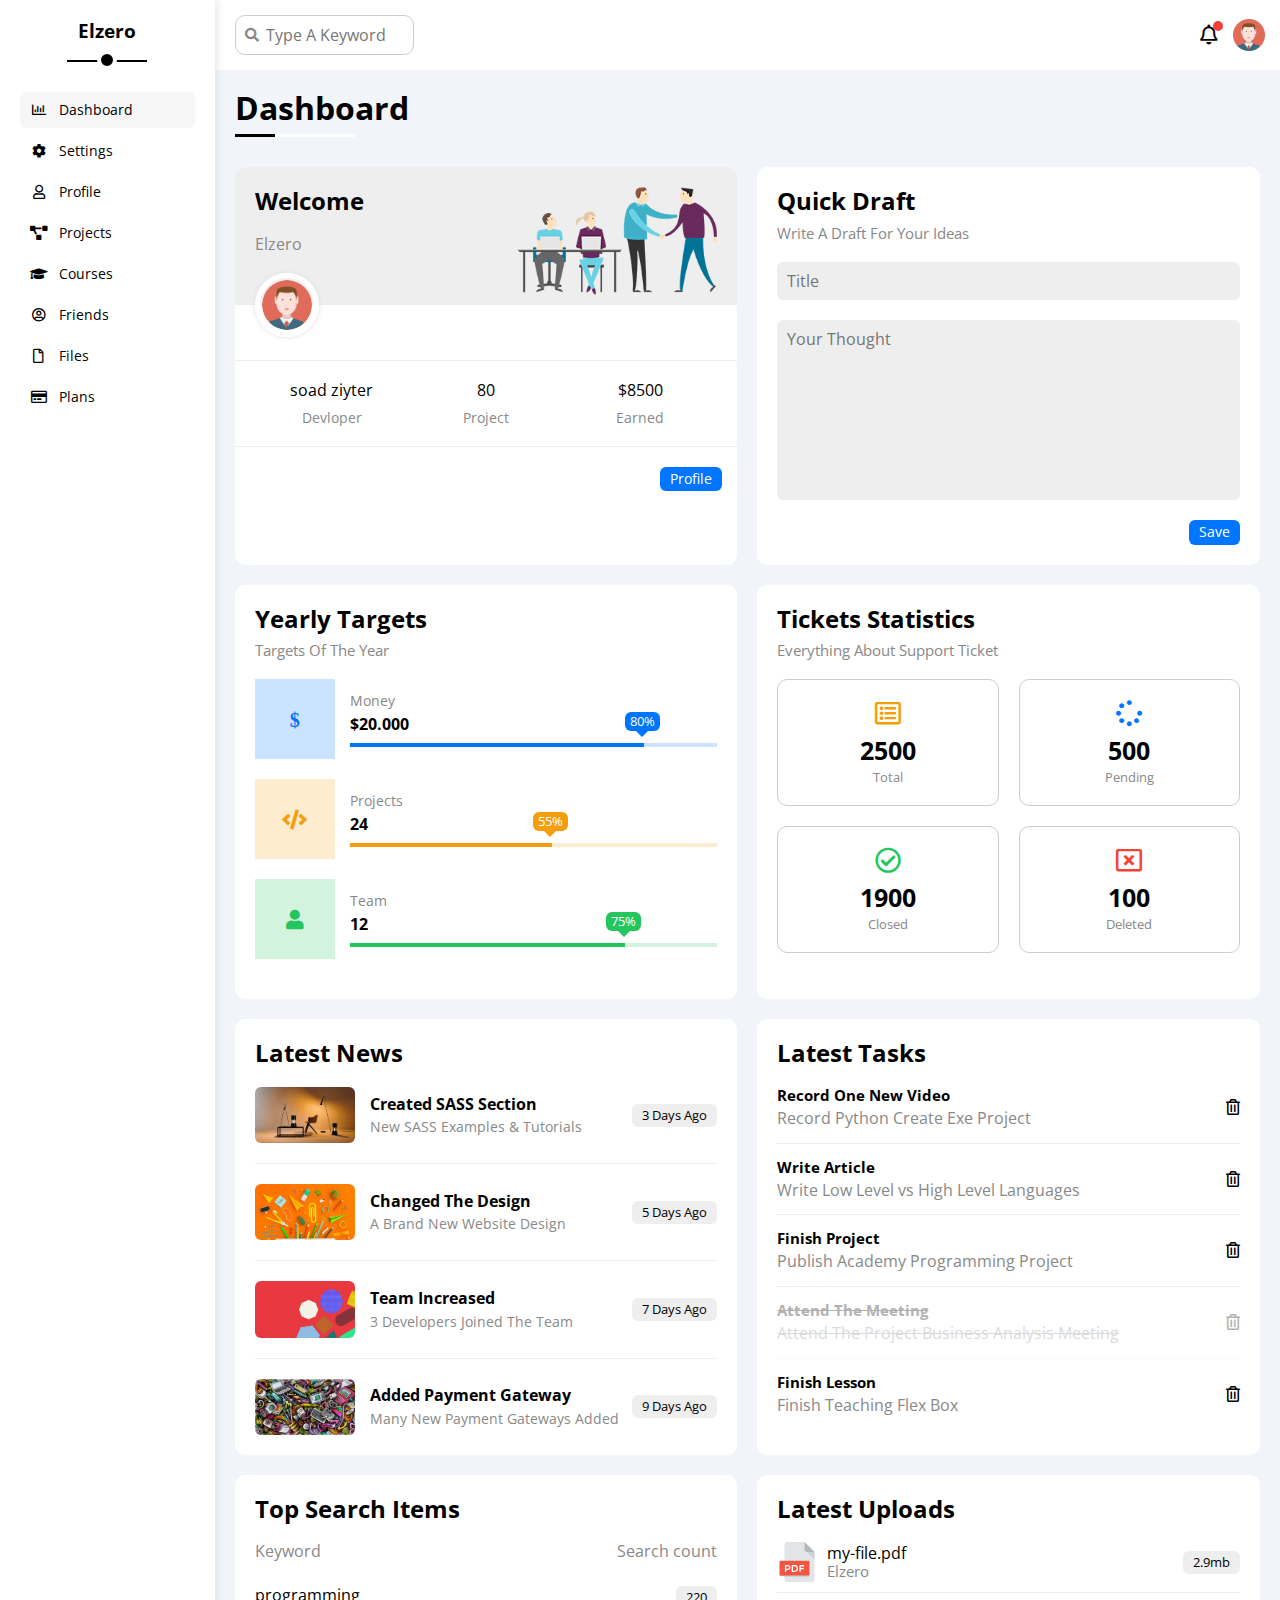
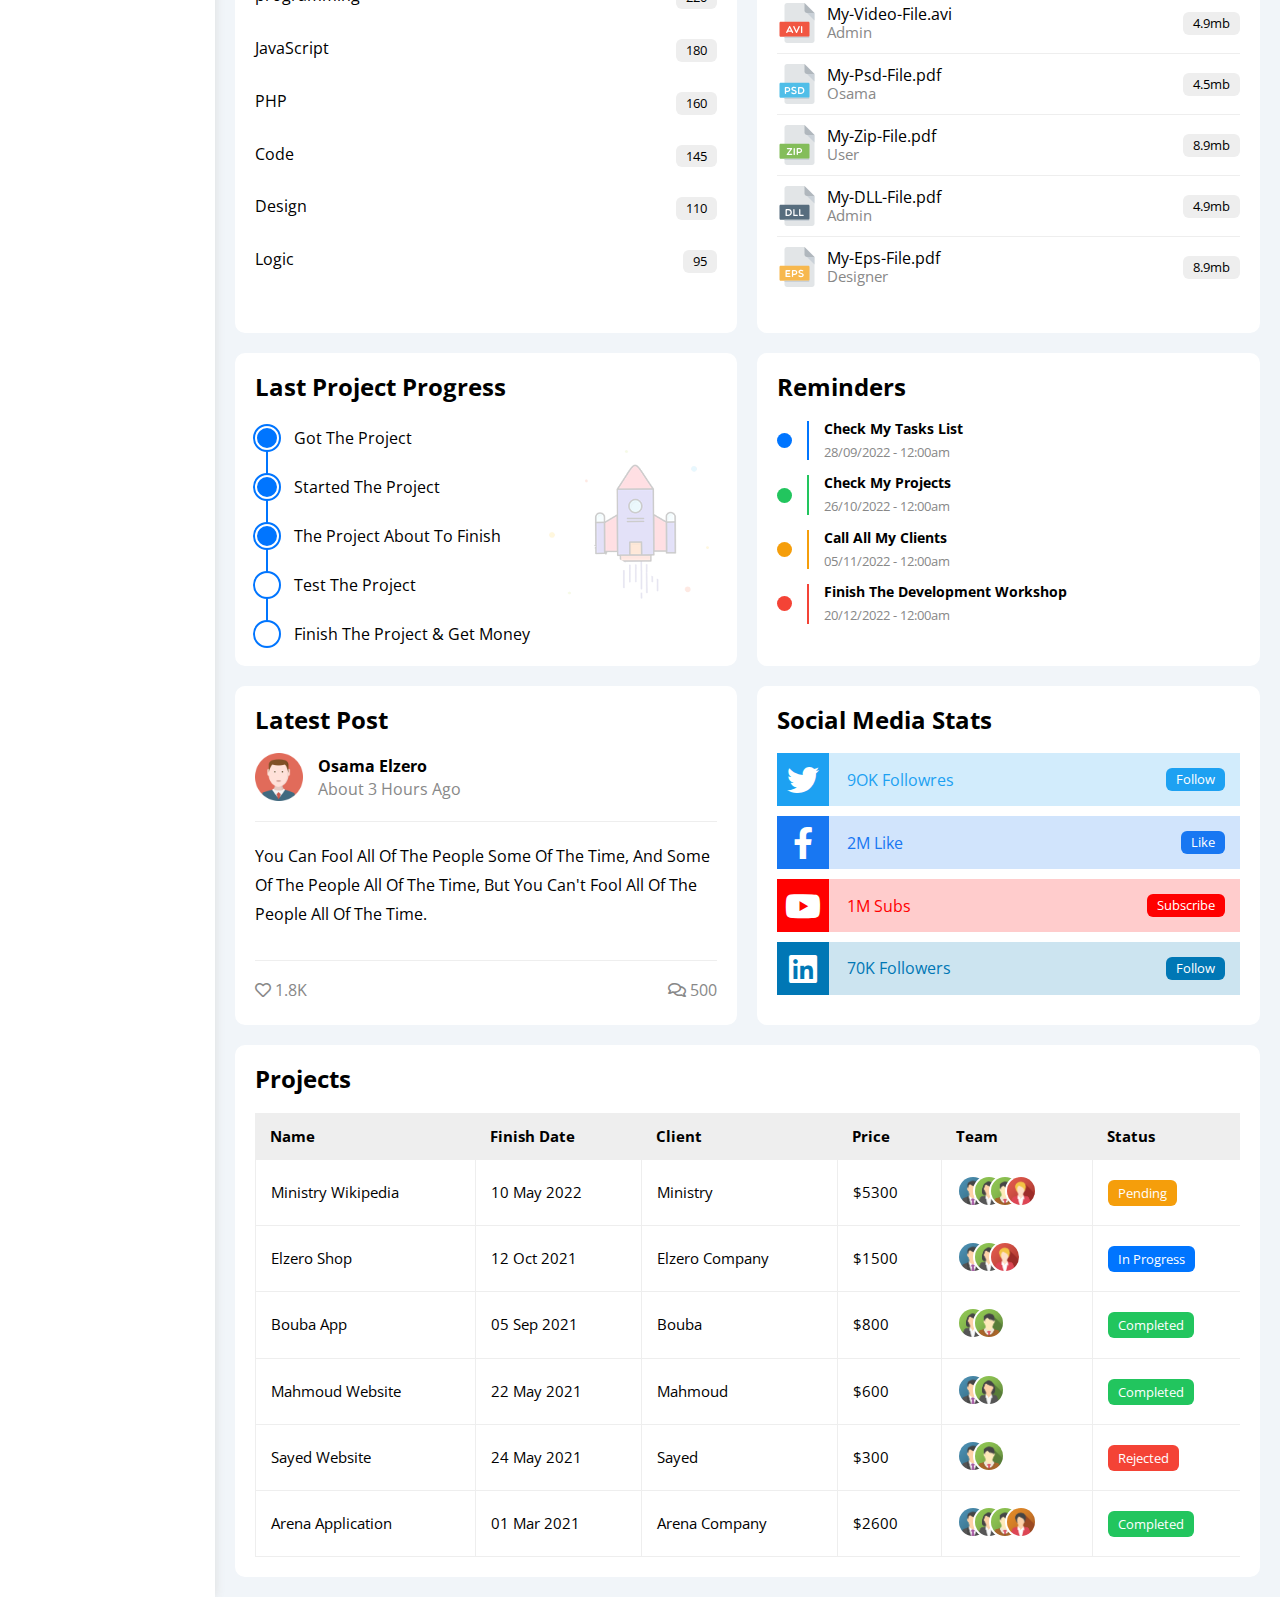
<file: index.html>
<!DOCTYPE html>
<html lang="en">
<head>
      <meta charset="UTF-8">
      <meta http-equiv="X-UA-Compatible" content="ie=edge">
      <meta name="viewport" content="width=device-width, initial-scale=1.0">
      <title>Dashboard</title>
      <!-- font awesome library -->
      <link rel="stylesheet" href="css/all.min.css">
      <!-- framwork -->
      <link rel="stylesheet" href="css/framework.css">
      <!-- render all elements normally -->
      <link rel="stylesheet" href="css/normalize.css">
      <link rel="stylesheet" href="css/master.css">
      <!-- google fonts -->
      <link rel="preconnect" href="https://fonts.googleapis.com">
      <link rel="preconnect" href="https://fonts.gstatic.com" crossorigin>
      <link href="https://fonts.googleapis.com/css2?family=Open+Sans:wght@300;500&display=swap" rel="stylesheet">
</head>
<body>
    
<div class="page d-flex">
     <div class="sidebar p-20 bg-white p-relative"> 
        <h3 class="p-relative txt-c mt-0"   >Elzero</h3>
        <ul>
            <li>
              <a class="active d-flex align-center fs-14 c-black rad-6 p-10" href="index.html">
                <i class="fa-regular fa-chart-bar fa-fw"></i>
                <span class="hide-mobile">Dashboard</span>
              </a>
            </li>
            
            <li>
                <a class="d-flex align-center fs-14 c-black rad-6 p-10" href="settings.html">
                  <i class="fa-solid fa-gear fa-fw"></i>
                  <span>Settings</span>
                </a>
              </li>
              <li>
                <a class="d-flex align-center fs-14 c-black rad-6 p-10" href="profile.html">
                  <i class="fa-regular fa-user fa-fw"></i>
                  <span>Profile</span>
                </a>
              </li>
              <li>
                <a class="d-flex align-center fs-14 c-black rad-6 p-10" href="projects.html">
                  <i class="fa-solid fa-diagram-project fa-fw"></i>
                  <span>Projects</span>
                </a>
              </li>
              <li>
                <a class="d-flex align-center fs-14 c-black rad-6 p-10" href="courses.html">
                  <i class="fa-solid fa-graduation-cap fa-fw"></i>
                  <span>Courses</span>
                </a>
              </li>
              <li>
                <a class="d-flex align-center fs-14 c-black rad-6 p-10" href="friends.html">
                  <i class="fa-regular fa-circle-user fa-fw"></i>
                  <span>Friends</span>
                </a>
              </li>
              <li>
                <a class="d-flex align-center fs-14 c-black rad-6 p-10" href="files.html">
                  <i class="fa-regular fa-file fa-fw"></i>
                  <span>Files</span>
                </a>
              </li>
              <li>
                <a class="d-flex align-center fs-14 c-black rad-6 p-10" href="plans.html">
                  <i class="fa-regular fa-credit-card fa-fw"></i>
                  <span>Plans</span>
                </a>
              </li>
            
        </ul>
    </div>
     
    <div class="content w-full">
         <!-- start head -->
      <div class="head bg-white p-15 between-flex">
        <div class="search p-relative">
          <input class="p-10" type="search" placeholder="Type A Keyword">
        </div>
        <div class="icons d-flex align-center">
        <span class="notification p-relative">
          <i class="fa-regular fa-bell fa-lg"></i>
        </span>
       <img src="img/avatar.png" alt="">
       </div>
       </div>
        <!-- end head -->
        <h1 class="p-relative">Dashboard</h1>
        <div class="wrapper d-grid gap-20">
          <!-- start welcome widget -->
           <div class="welcome bg-white rad-10 txt-c-mobile block-mobile">
             <div class="intro p-20 d-flex space-between bg-eee">
               <div>
                <h2 class="mt-0">Welcome</h2>
                <p class="c-grey mt-5 ">Elzero</p>
               </div>
               <img class="hide-mobile" src="img/welcome.png" alt="">
             </div>
             <img class="avatar" src="img/avatar.png" alt="" >
             <div class="body txt-c  d-flex p-20 mt-20 mb-20 block-mobile ">
              <div>soad ziyter <span class=" d-block c-grey fs-14 mt-10">Devloper</span></div>
              <div> 80 <span class=" d-block c-grey fs-14 mt-10">Project</span></div>
              <div >$8500 <span class="d-block c-grey fs-14 mt-10">Earned</span></div>
             </div>
             <a href="profile.html" class="visit d-block fs-14 bg-blue c-white w-fit btn-shape">Profile</a>
            </div>
          <!-- End welcome widget -->
          <!-- start quick draft widget -->
              <div class="quick-draft bg-white rad-10 p-20">
                <h2 class="mt-0 mb-10">Quick Draft</h2>
                <p class="mt-0 mb-20 c-grey fs-15">Write A Draft For Your Ideas</p>
                <form action="">
                 <input class="d-block bg-eee b-none p-10 mb-20 w-full rad-6" type="text" placeholder="Title">
                 <textarea class="d-block bg-eee b-none p-10 mb-20 w-full rad-6" placeholder="Your Thought"></textarea>
                 <input class="save d-block bg-blue fs-14 c-white b-none w-fit btn-shape"  type="submit" value="Save">
                </form>

              </div>
          <!-- End quick draft widget -->
          <!-- start targets widget -->
            <div class="targets bg-white rad-10 p-20">
             <h2 class="mt-0 mb-10">Yearly Targets</h2>
             <P class="mt-0 mb-20 c-grey fs-15">Targets Of The Year</P>
              <div class="target-row mb-20  center-flex blue">
               <div class="icon center-flex">
                <i class="fa-solid fa-dollar-sign fa-lg c-blue"></i>
               </div>
               <div class="details">
                <span class="fs-14 c-grey">Money</span>
                <span class="d-block mt-5 mb-10 fw-bold">$20.000</span>
                <div class="progress p-relative">
                  <span class="bg-blue blue" style="width: 80%"> 
                    <span class="bg-blue">80%</span>
                  </span>
                 </div>
               </div>            
              </div>

              <div class="target-row mb-20  center-flex orange">
                <div class="icon center-flex">
                 <i class="fa-solid fa-code fa-lg c-orange"></i>
                </div>
                <div class="details">
                 <span class="fs-14 c-grey">Projects</span>
                 <span class="d-block mt-5 mb-10 fw-bold">24</span>
                 <div class="progress p-relative">
                   <span class="bg-orange orange" style="width: 55%"> 
                     <span class="bg-orange">55%</span>
                   </span>
                  </div>
                </div>            
               </div>

               <div class="target-row mb-20  center-flex green">
                <div class="icon center-flex">
                  <i class="fa-solid fa-user fa-lg c-green"></i>
                </div>
                <div class="details">
                 <span class="fs-14 c-grey">Team</span>
                 <span class="d-block mt-5 mb-10 fw-bold">12</span>
                 <div class="progress p-relative">
                   <span class="bg-green green" style="width: 75%"> 
                     <span class="bg-green">75%</span>
                   </span>
                  </div>
                </div>            
               </div>
              </div>
          <!-- end targets widget-->
           <!-- start tiket widget -->
             <div class="tickets bg-white rad-10 p-20 ">
               <h2 class="mt-0 mb-10">Tickets Statistics</h2>
               <P class="mt-0 mb-20 c-grey fs-15">Everything About Support Ticket</P>
               <div class="d-flex gap-20 f-wrap txt-c">
                  <div class="box p-20 rad-10 fs-13 c-grey">
                  <i class="fa-regular fa-rectangle-list fa-2x mb-10 c-orange"></i>
                  <span class="d-block c-black fw-bold fs-25 mb-5">2500</span>
                  Total
                  </div>

                  <div class="box p-20 rad-10 fs-13 c-grey">
                    <i class="fa-solid fa-spinner fa-2x mb-10 c-blue"></i>
                    <span class="d-block c-black fw-bold fs-25 mb-5">500</span>
                    Pending
                  </div>
                   
                  <div class="box p-20 rad-10 fs-13 c-grey">
                    <i class="fa-regular fa-circle-check fa-2x mb-10 c-green"></i>
                    <span class="d-block c-black fw-bold fs-25 mb-5">1900</span>
                    Closed
                  </div>

                  <div class="box p-20 rad-10 fs-13 c-grey">
                    <i class="fa-regular fa-rectangle-xmark fa-2x mb-10 c-red"></i>
                    <span class="d-block c-black fw-bold fs-25 mb-5">100</span>
                    Deleted
                 </div>

                </div>

              </div>
           <!-- end tiket widget -->
          
          <!-- start latest-news -->
          <div class="latest-news bg-white rad-10 p-20 txt-c-mobile">
            <h2 class="mt-0 mb-20">Latest News</h2>
             <div class="news-row d-flex align-center">
             <img src="img/news-01.png" alt="">
             <div class="info">
              <h3>Created SASS Section</h3>
              <p class="m-0 fs-14 c-grey">New SASS Examples & Tutorials</p>
             </div>
             <div class="btn-shape bg-eee fs-13 label">3 Days Ago</div>
             </div>

             <div class="news-row d-flex align-center">
              <img src="img/news-02.png" alt="">
              <div class="info">
               <h3>Changed The Design</h3>
               <p class="m-0 fs-14 c-grey">A Brand New Website Design</p>
              </div>
              <div class="btn-shape bg-eee fs-13 label">5 Days Ago</div>
              </div>

              <div class="news-row d-flex align-center">
                <img src="img/news-03.png" alt="">
                <div class="info">
                 <h3>Team Increased</h3>
                 <p class="m-0 fs-14 c-grey">3 Developers Joined The Team</p>
                </div>
                <div class="btn-shape bg-eee fs-13 label">7 Days Ago</div>
                </div>

                <div class="news-row d-flex align-center">
                  <img src="img/news-04.png" alt="">
                  <div class="info">
                   <h3>Added Payment Gateway</h3>
                   <p class="m-0 fs-14 c-grey">Many New Payment Gateways Added</p>
                  </div>
                  <div class="btn-shape bg-eee fs-13 label">9 Days Ago</div>
                  </div>
  
          </div>
          <!-- end latest-news -->
            <!-- start Tasks -->
             <div class="tasks p-20 bg-white rad-10">
              <h2 class="mt-0 mb-20">Latest Tasks</h2>
              <div class="task-row between-flex">
               <div class="info">
               <h3 class="mt-0 mb-5 fs-15">Record One New Video</h3>
               <p class="m-0  c-grey">Record Python Create Exe Project</p>
               </div>
               <div class="delete"><i class="fa-regular fa-trash-can "></i> </div>
              </div>

              <div class="task-row between-flex">
                <div class="info">
                <h3 class="mt-0 mb-5 fs-15">Write Article</h3>
                <p class="m-0  c-grey">Write Low Level vs High Level Languages</p>
                </div>
                <div class="delete"><i class="fa-regular fa-trash-can "></i> </div>
               </div>

               <div class="task-row between-flex">
                <div class="info">
                <h3 class="mt-0 mb-5 fs-15">Finish Project</h3>
                <p class="m-0  c-grey">Publish Academy Programming Project</p>
                </div>
                <div class="delete"><i class="fa-regular fa-trash-can "></i> </div>
               </div>

               <div class="task-row between-flex done">
                <div class="info">
                <h3 class="mt-0 mb-5 fs-15">Attend The Meeting</h3>
                <p class="m-0  c-grey">Attend The Project Business Analysis Meeting</p>
                </div>
                <div class="delete"><i class="fa-regular fa-trash-can "></i> </div>
               </div>

               <div class="task-row between-flex">
                <div class="info">
                <h3 class="mt-0 mb-5 fs-15">Finish Lesson</h3>
                <p class="m-0  c-grey">Finish Teaching Flex Box</p>
                </div>
                <div class="delete"><i class="fa-regular fa-trash-can "></i> </div>
               </div>

             </div>
            <!-- end Tasks -->
             <!-- start search-items -->
              <div class="search-items p-20 bg-white rad-10">
                <h2 class="mt-0 mb-20">Top Search Items </h2>
                <div class="items-head d-flex space-between c-grey mb-10">
                 <span>Keyword</span>
                 <span>Search count</span>
                </div>

                 <div class="items d-flex space-between pt-15 pb-15">
                  <div>programming</div>
                  <div class="bg-eee fs-13 btn-shape">220</div>
                 </div>
                 
                 <div class="items d-flex space-between pt-15 pb-15">
                  <div>JavaScript</div>
                  <div class="bg-eee fs-13 btn-shape">180</div>
                 </div>

                 <div class="items d-flex space-between pt-15 pb-15">
                  <div>PHP</div>
                  <div class="bg-eee fs-13 btn-shape">160</div>
                 </div>

                 <div class="items d-flex space-between pt-15 pb-15">
                  <div>Code</div>
                  <div class="bg-eee fs-13 btn-shape">145</div>
                 </div>

                 <div class="items d-flex space-between pt-15 pb-15">
                  <div>Design</div>
                  <div class="bg-eee fs-13 btn-shape">110</div>
                 </div>

                 <div class="items d-flex space-between pt-15 pb-15">
                  <div>Logic</div>
                  <div class="bg-eee fs-13 btn-shape">95</div>
                 </div>
              </div>
              <!-- end search-items -->
              <!-- start Latest Uploads -->
              <div class="Latest-Uploads p-20 bg-white rad-10">
               <h2 class="mt-0 mb-20">Latest Uploads</h2>
               <ul>
                <li class="between-flex mb-10 pb-10">
                  <img class="mr-10" src="img/pdf.svg" alt="" width="50px">
                  <div class="f-1"> 
                    <span class="d-block">my-file.pdf</span>
                    <span class="fs-15 c-grey">Elzero</span>
                  </div>
                  <div class="bg-eee btn-shape fs-13">2.9mb</div>
                </li>
                
                <li class="between-flex mb-10 pb-10">
                  <img class="mr-10" src="img/avi.svg" alt="" width="50px">
                  <div class="f-1"> 
                    <span class="d-block">My-Video-File.avi</span>
                    <span class="fs-15 c-grey">Admin</span>
                  </div>
                  <div class="bg-eee btn-shape fs-13">4.9mb</div>
                </li>

                <li class="between-flex mb-10 pb-10">
                  <img class="mr-10" src="img/psd.svg" alt="" width="50px">
                  <div class="f-1"> 
                    <span class="d-block">My-Psd-File.pdf</span>
                    <span class="fs-15 c-grey">Osama</span>
                  </div>
                  <div class="bg-eee btn-shape fs-13">4.5mb</div>
                </li>
                
                <li class="between-flex mb-10 pb-10">
                  <img class="mr-10" src="img/zip.svg" alt="" width="50px">
                  <div class="f-1"> 
                    <span class="d-block">My-Zip-File.pdf</span>
                    <span class="fs-15 c-grey">User</span>
                  </div>
                  <div class="bg-eee btn-shape fs-13">8.9mb</div>
                </li>

                <li class="between-flex mb-10 pb-10">
                  <img class="mr-10" src="img/dll.svg" alt="" width="50px">
                  <div class="f-1"> 
                    <span class="d-block">My-DLL-File.pdf</span>
                    <span class="fs-15 c-grey">Admin</span>
                  </div>
                  <div class="bg-eee btn-shape fs-13">4.9mb</div>
                </li>

                <li class="between-flex mb-10 pb-10">
                  <img class="mr-10" src="img/eps.svg" alt="" width="50px">
                  <div class="f-1"> 
                    <span class="d-block">My-Eps-File.pdf</span>
                    <span class="fs-15 c-grey">Designer</span>
                  </div>
                  <div class="bg-eee btn-shape fs-13">8.9mb</div>
                </li>
               
               </ul>


              </div>
              <!-- end Latest Uploads -->
              <!-- start last project -->
               <div class="last-project p-20 bg-white rad-10 p-relative">
                 <h2 class="mt-0 mb-20">Last Project Progress</h2>
                 <ul class=" m-0 p-relative">
                   <li class="p-relative mt-25 d-flex align-center done ">Got The Project</li> 
                   <li class="p-relative mt-25 d-flex align-center done ">Started The Project</li>
                   <li class="p-relative mt-25 d-flex align-center done ">The Project About To Finish</li>
                   <li class="p-relative mt-25 d-flex align-center current ">Test The Project</li>
                   <li class="p-relative mt-25 d-flex align-center  ">Finish The Project & Get Money</li>
                 </ul>
                 <img class="launch-icon hide-mobile" src="img/project.png" alt="">
               </div>
              <!-- end last project -->
              <!-- start reminders -->
                <div class="reminders p-20 bg-white rad-10 p-relative">
                  <h2 class="mt-0 mb-25">Reminders</h2>
                  <ul class="m-0">
                    <li class="d-flex align-center mt-15">
                      <span class="key bg-blue mr-15 d-block rad-half"></span>
                      <div class="pl-15 blue">
                        <p class="fs-14 fw-bold mt-0 mb-5">Check My Tasks List</p>
                        <span class="fs-13 c-grey">28/09/2022 - 12:00am</span>
                      </div>
                    </li>

                    <li class="d-flex align-center mt-15">
                      <span class="key bg-green mr-15 d-block rad-half"></span>
                      <div class="pl-15 green">
                        <p class="fs-14 fw-bold mt-0 mb-5">Check My Projects</p>
                        <span class="fs-13 c-grey">26/10/2022 - 12:00am</span>
                      </div>
                    </li>

                    <li class="d-flex align-center mt-15">
                      <span class="key bg-orange mr-15 d-block rad-half"></span>
                      <div class="pl-15 orange">
                        <p class="fs-14 fw-bold mt-0 mb-5">Call All My Clients</p>
                        <span class="fs-13 c-grey">05/11/2022 - 12:00am</span>
                      </div>
                    </li>

                    <li class="d-flex align-center mt-15">
                      <span class="key bg-red mr-15 d-block rad-half"></span>
                      <div class="pl-15 red">
                        <p class="fs-14 fw-bold mt-0 mb-5">Finish The Development Workshop</p>
                        <span class="fs-13 c-grey">20/12/2022 - 12:00am</span>
                      </div>
                    </li>
                  </ul>
                </div>
              <!-- end reminders -->
              <!-- start latest post  -->
               <div class="latest-post p-20 bg-white rad-10 p-relative">
                <h2 class="mt-0 mb-25">Latest Post</h2>
                 <div class=" top d-flex align-center" >
                  <img class="avatar mr-15" src="img/avatar.png" alt="">
                  <div class="info">
                    <span class="d-block mb-5 fw-bold">Osama Elzero</span>
                    <span class="c-grey">About 3 Hours Ago</span>
                  </div>
                </div>
                 <div class="post-content txt-c-mobile pt-20 pb-20 mt-20 mb-20">
                  You can fool all of the people some of the time, and some of the people all of the time, but you can't
                  fool all of the people all of the time.
                </div>               
                <div class="post-stats between-flex c-grey">
                  <div>
                    <i class="fa-regular fa-heart"></i>
                    <span>1.8K</span>
                  </div>
                  <div>
                    <i class="fa-regular fa-comments"></i>
                    <span>500</span>
                  </div>
                </div>
               </div>
              <!-- end latest post -->
              <!-- start social media -->
              <div class="social-media p-20 bg-white rad-10 p-relative">
                <h2 class="mt-0 mb-25">Social Media Stats</h2>
                <div class="box twitter p-15 p-relative mb-10 between-flex">
                <i class="fa-brands fa-twitter fa-2x c-white h-full center-flex"></i>
                <span>9OK Followres</span>
                <a class="fs-13  btn-shape c-white" href="#">Follow</a>
              </div>

              <div class="box facebook p-15 p-relative mb-10 between-flex">
                <i class="fa-brands fa-facebook-f fa-2x c-white h-full center-flex"></i>
                <span>2M Like</span>
                <a class="fs-13  btn-shape c-white" href="#">Like</a>
              </div>

              <div class="box youtube p-15 p-relative mb-10 between-flex">
                <i class="fa-brands fa-youtube fa-2x c-white h-full center-flex"></i>
                <span>1M Subs</span>
                <a class="fs-13  btn-shape c-white" href="#">Subscribe</a>
              </div>

              <div class="box linkedin p-15 p-relative mb-10 between-flex">
                <i class="fa-brands fa-linkedin fa-2x c-white h-full center-flex"></i>
                <span>70K Followers</span>
                <a class="fs-13  btn-shape c-white" href="#">Follow</a>
              </div>
              </div>
              <!-- end social media -->
        </div>
        <!-- start projects -->
        <div class="projects p-20 bg-white rad-10 p-relative m-20 ">
        <h2 class="mt-0 mb-20">Projects</h2>
        <div class="responsive-table">
          <table class="fs-15 w-full">
            <thead>
                <tr>
                    <td>Name</td>
                    <td>Finish Date</td>
                    <td>Client</td>
                    <td>Price</td>
                    <td>Team</td>
                    <td>Status</td>
                </tr>
            </thead>
            <tbody>
                <tr>
                    <td>Ministry Wikipedia</td>
                    <td>10 May 2022</td>
                    <td>Ministry</td>
                    <td>$5300</td>
                    <td>
                      <img src="img/team-01.png" alt="">
                      <img src="img/team-02.png" alt="">
                      <img src="img/team-03.png" alt="">
                      <img src="img/team-05.png" alt="">
                    </td>
                    <td><span class="label btn-shape bg-orange c-white">Pending</span></td>
                </tr>

                <tr>
                  <td>Elzero Shop</td>
                  <td>12 Oct 2021</td>
                  <td>Elzero Company</td>
                  <td>$1500</td>
                  <td>
                    <img src="img/team-01.png" alt="">
                    <img src="img/team-02.png" alt="">
                    <img src="img/team-05.png" alt="">
                  </td>
                  <td><span class="label btn-shape bg-blue c-white">In Progress</span></td>
              </tr>
              
              <tr>
                <td>Bouba App</td>
                <td>05 Sep 2021</td>
                <td>Bouba</td>
                <td>$800</td>
                <td>
                  <img src="img/team-02.png" alt="">
                  <img src="img/team-03.png" alt="">
                </td>
                <td><span class="label btn-shape bg-green c-white">Completed</span></td>
              </tr>

              <tr>
                <td>Mahmoud Website</td>
                <td>22 May 2021</td>
                <td>Mahmoud</td>
                <td>$600</td>
                <td>
                  <img src="img/team-01.png" alt="">
                  <img src="img/team-02.png" alt="">
                </td>
                <td><span class="label btn-shape bg-green c-white">Completed</span></td>
              </tr>

              <tr>
                <td>Sayed Website</td>
                <td>24 May 2021</td>
                <td>Sayed</td>
                <td>$300</td>
                <td>
                  <img src="img/team-01.png" alt="">
                  <img src="img/team-03.png" alt="">
                </td>
                <td><span class="label btn-shape bg-red c-white">Rejected</span></td>
              </tr>

              <tr>
                <td>Arena Application</td>
                <td>01 Mar 2021</td>
                <td>Arena Company</td>
                <td>$2600</td>
                <td>
                  <img src="img/team-01.png" alt="">
                  <img src="img/team-02.png" alt="">
                  <img src="img/team-03.png" alt="">
                  <img src="img/team-04.png" alt="">
                </td>
                <td><span class="label btn-shape bg-green c-white">Completed</span></td>
              </tr>
              
            </tbody>
        </table>
        </div>



        </div>
        <!-- end projects -->
    </div>
</div>
</body>
</html>
</file>
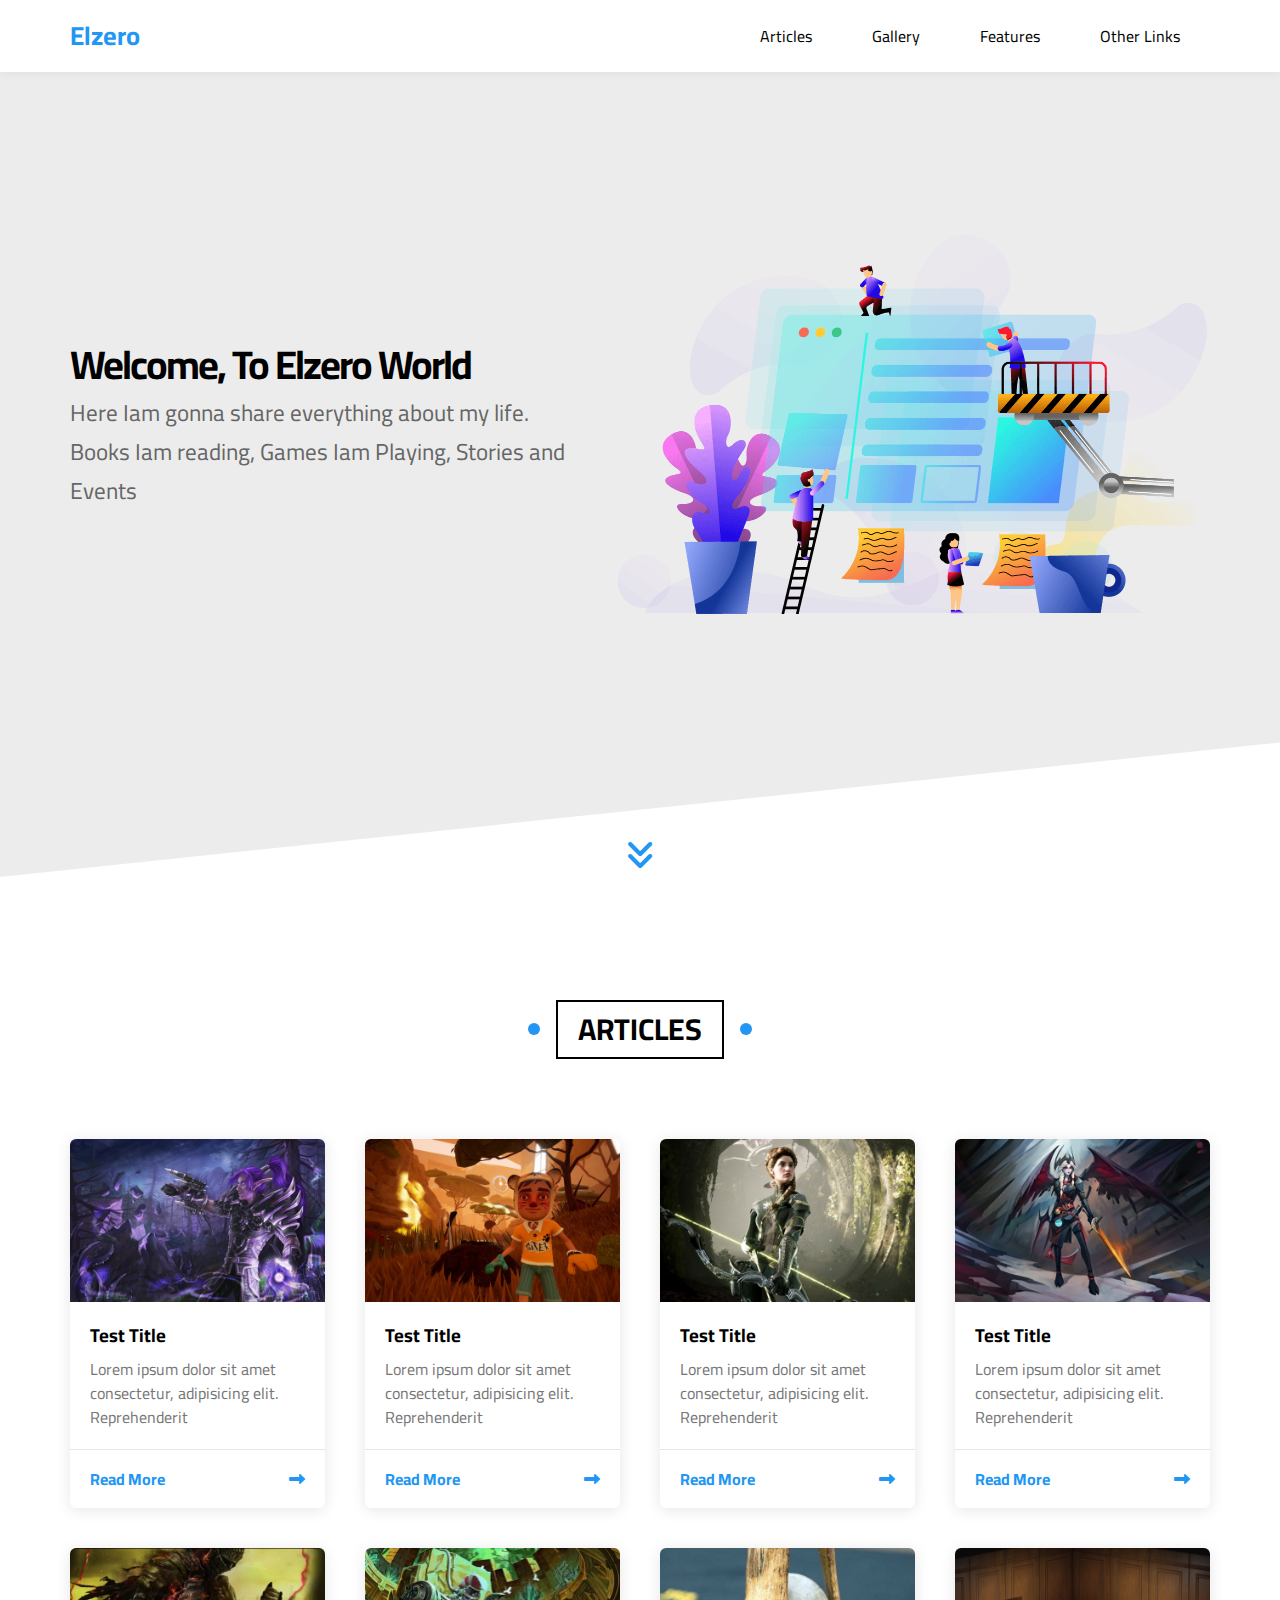
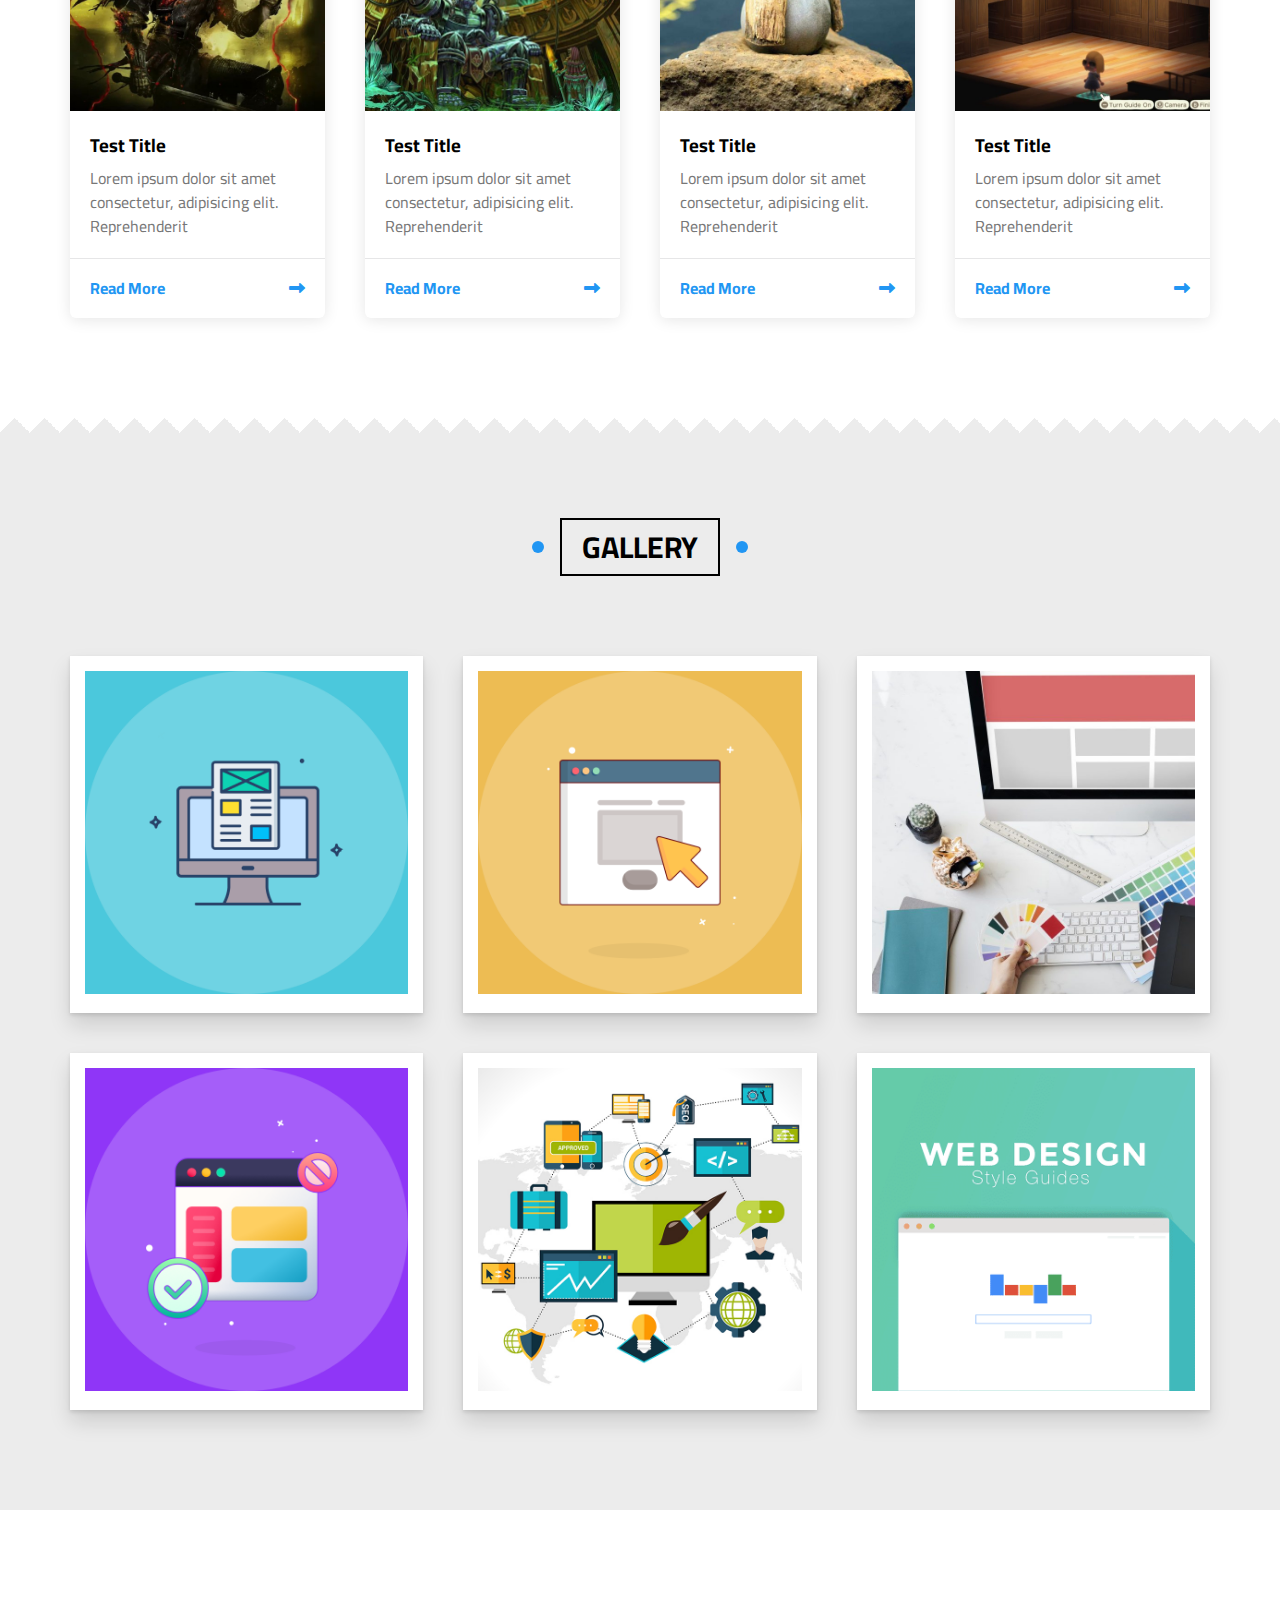
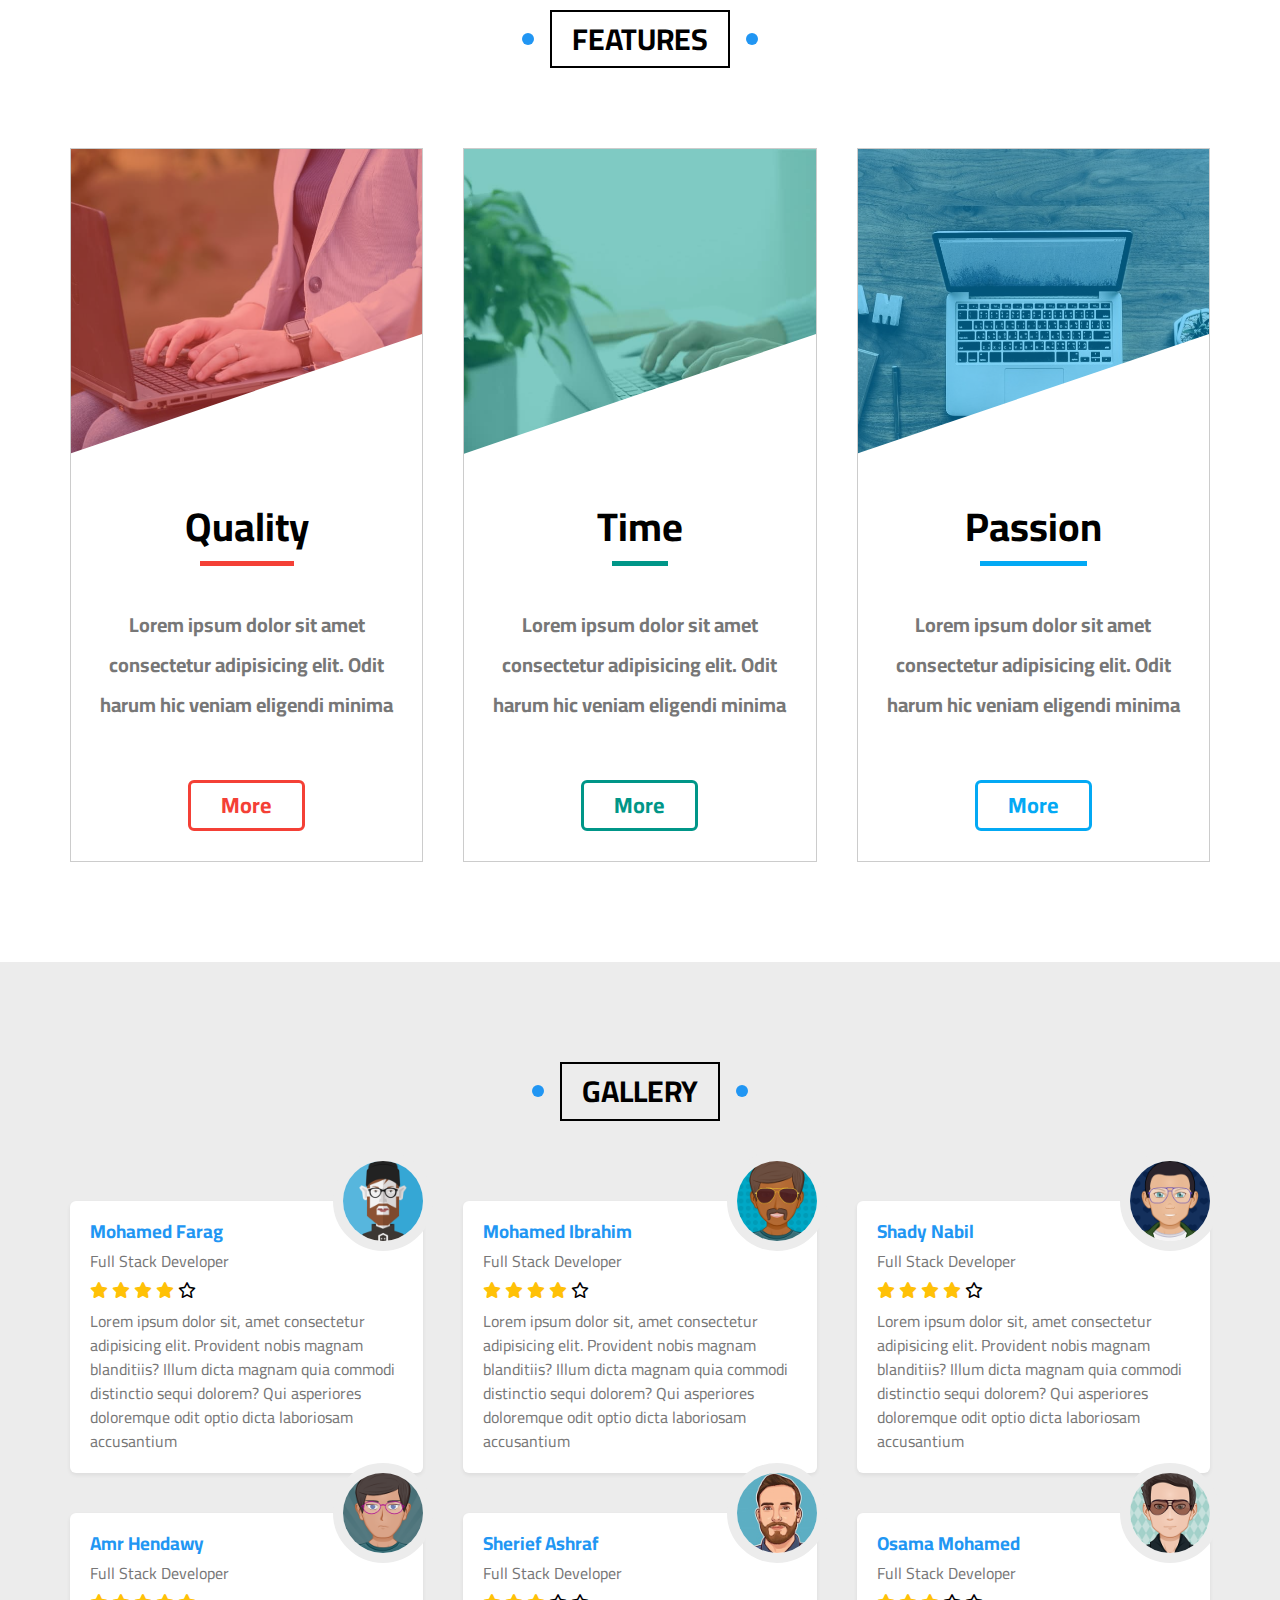
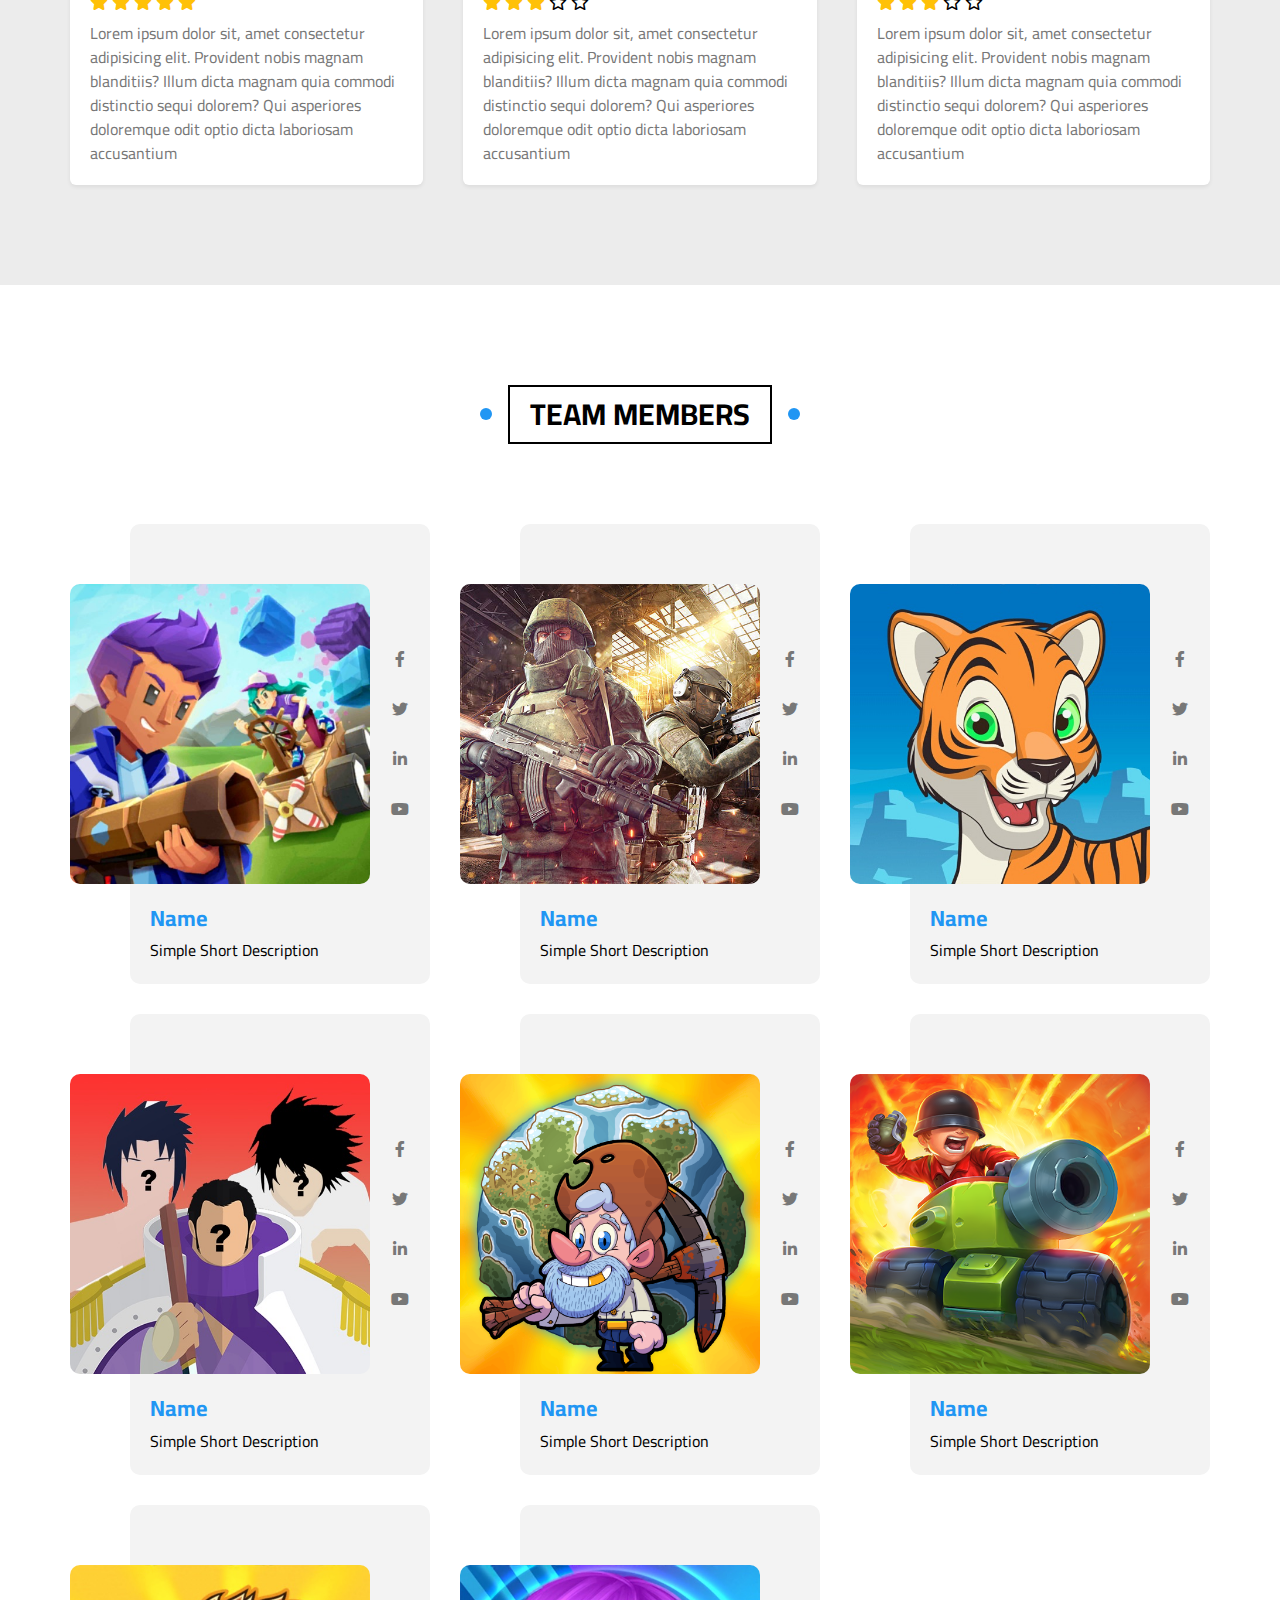
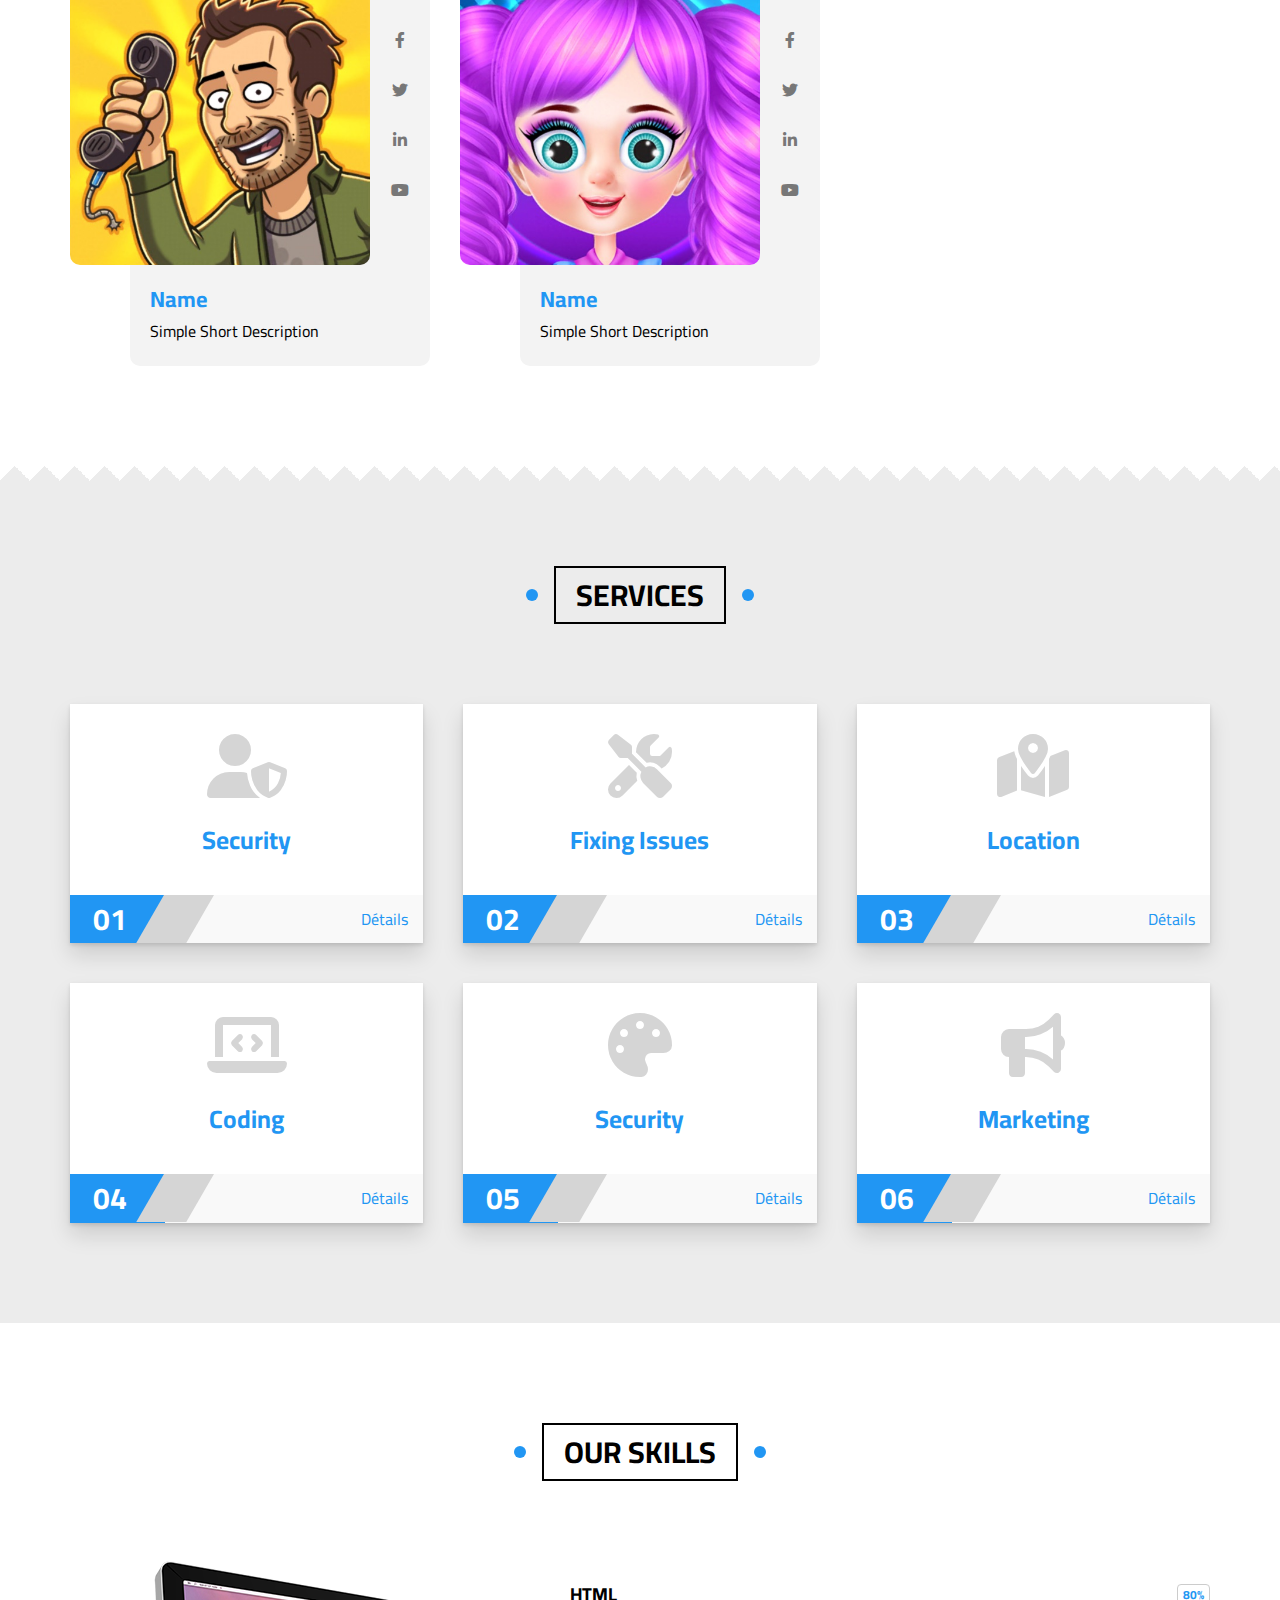
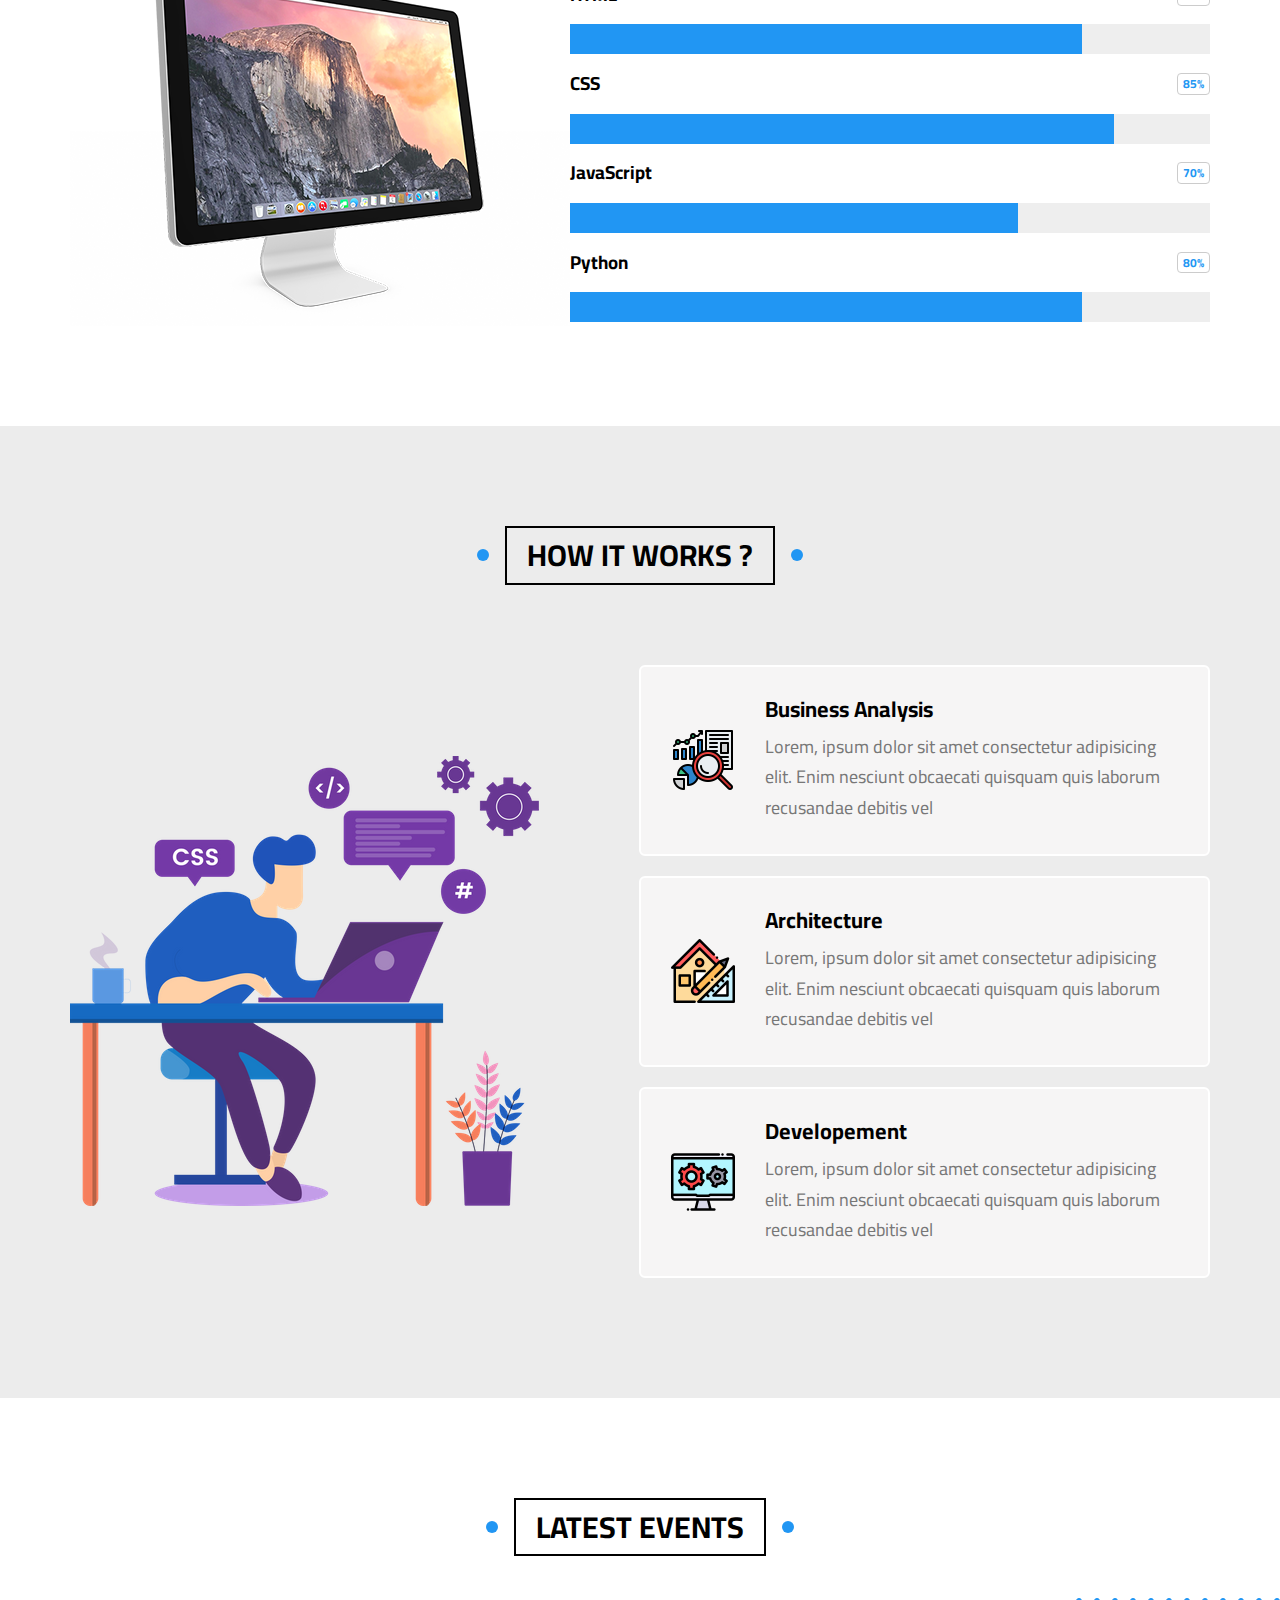
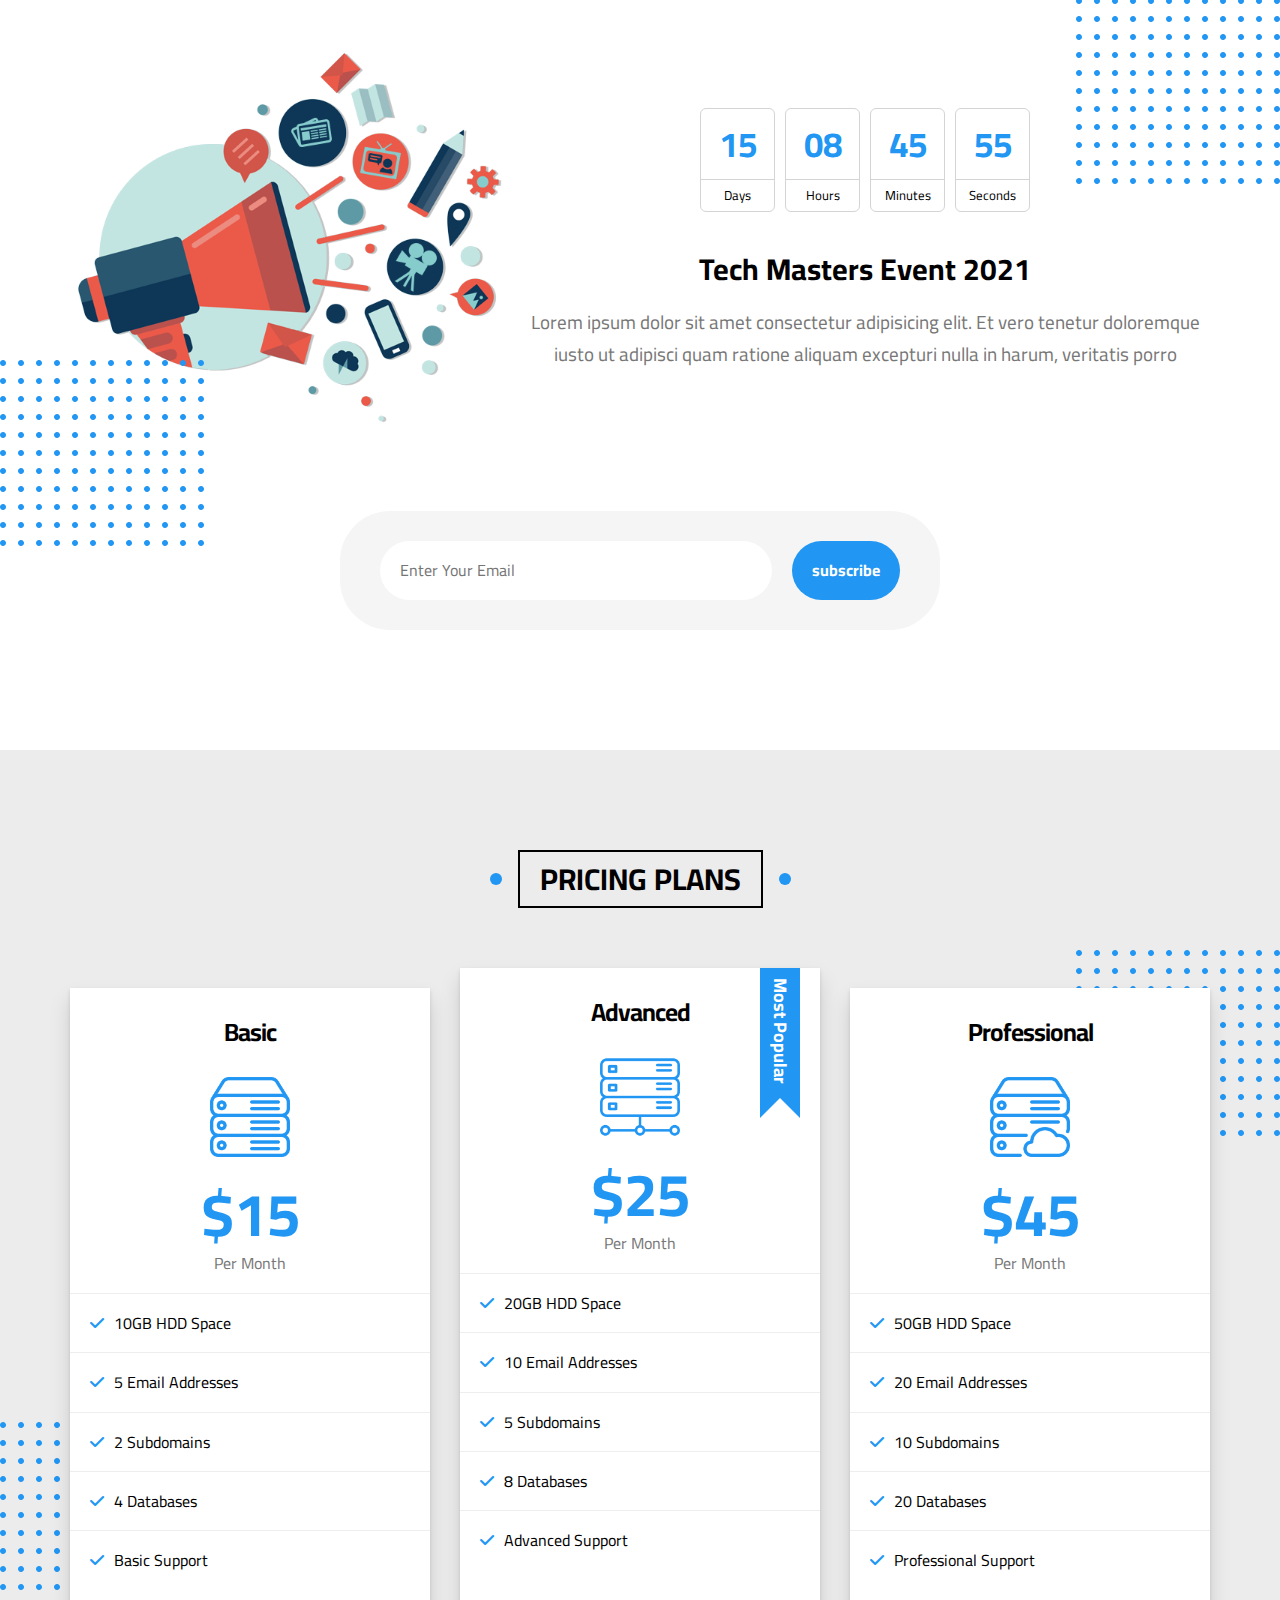
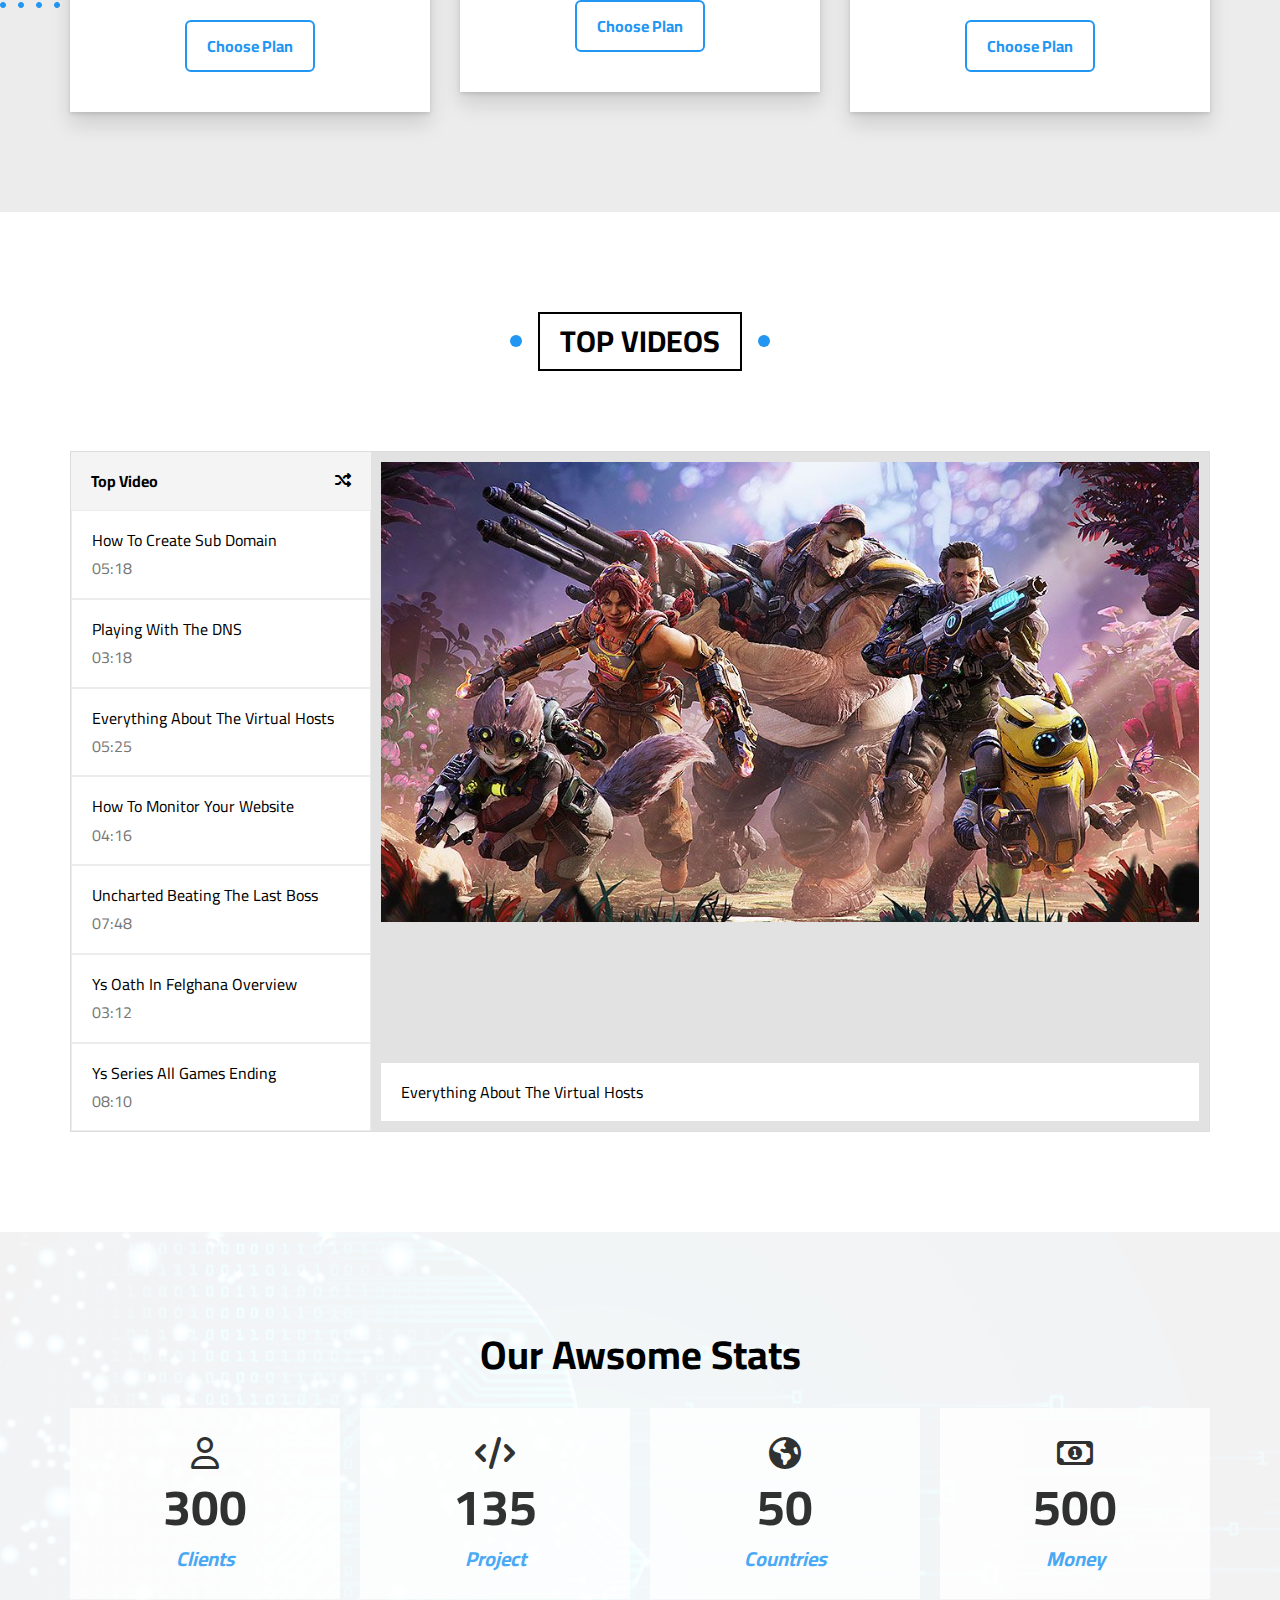
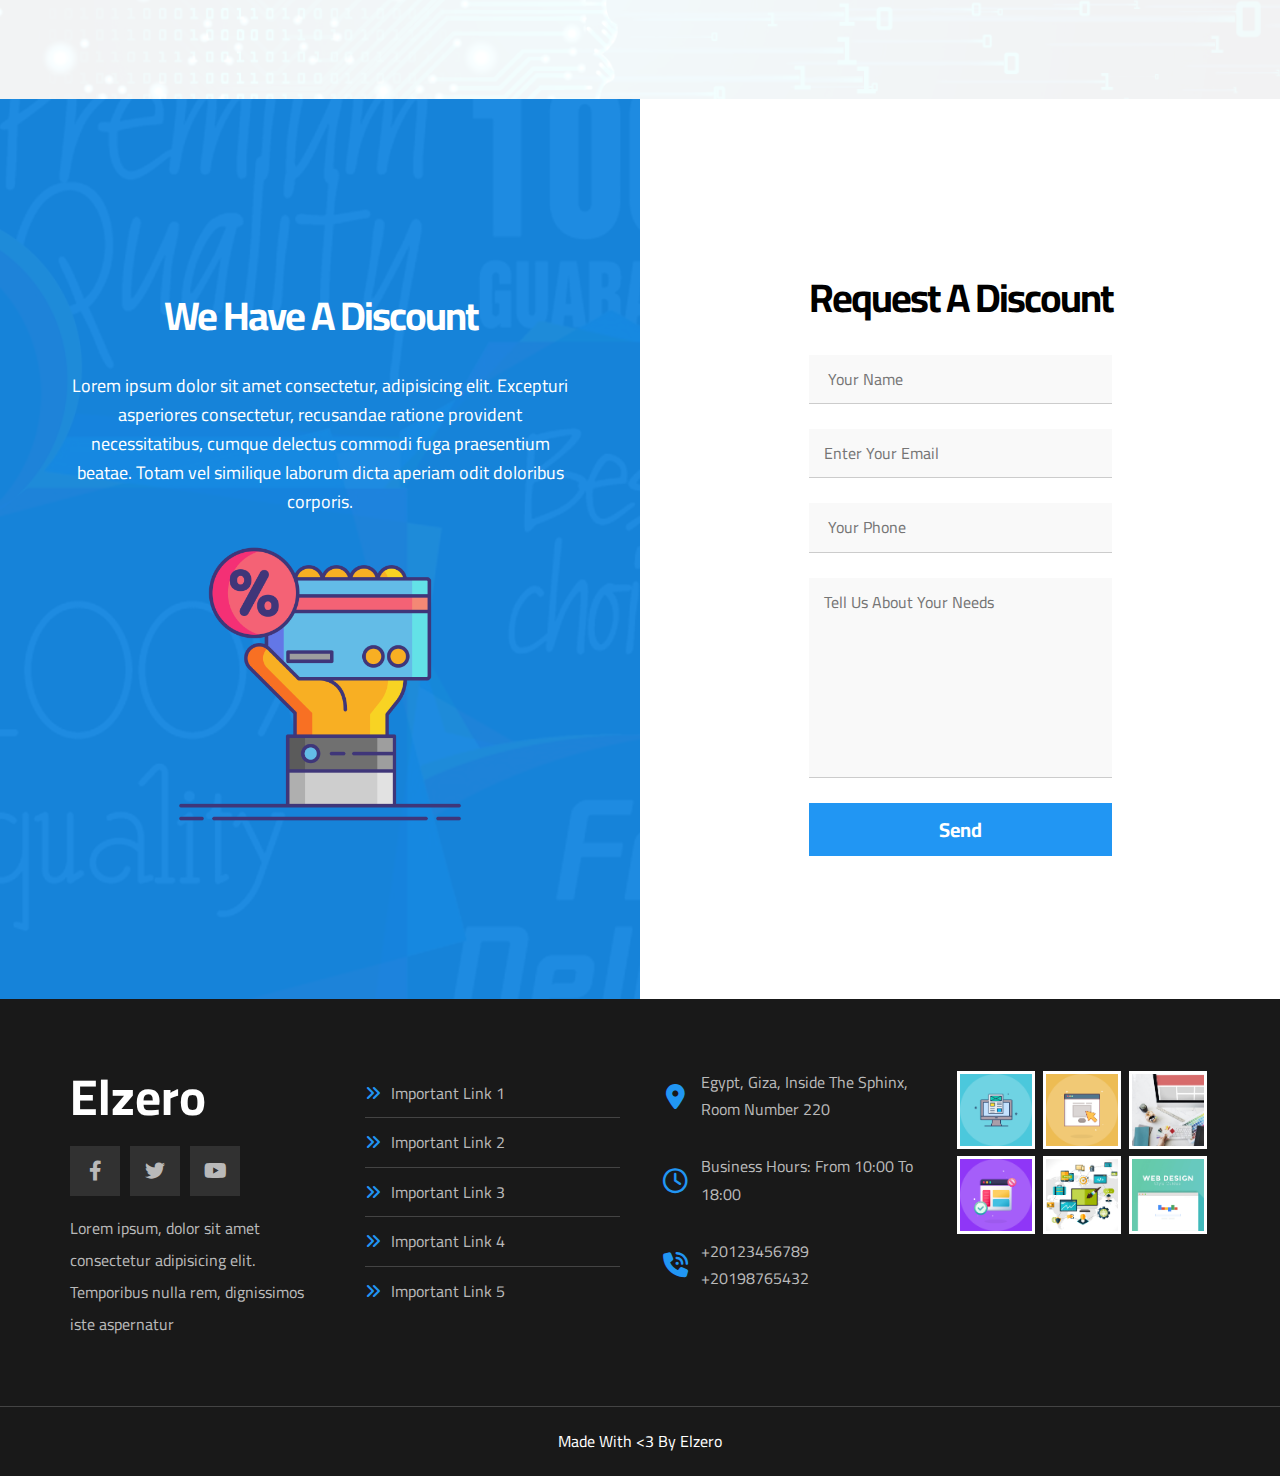
<file: templ3/index.html>
<!DOCTYPE html>
<html lang="en">
<head>
    <meta charset="UTF-8">
    <meta name="viewport" content="width=device-width, initial-scale=1.0">
    <title>Elzero</title>
    <link rel="stylesheet" href="CSS/elzero.css">
    <!-- Font Awesome -->
    <link rel="stylesheet" href="CSS/all.min.css">
    <link rel="stylesheet" href="CSS/normalize.css">
    <!-- Google Fonts -->
    <link rel="preconnect" href="https://fonts.googleapis.com">
    <link rel="preconnect" href="https://fonts.gstatic.com" crossorigin>
    <link href="https://fonts.googleapis.com/css2?family=Cairo:wght@200;300;400;500;600;700;1000&family=Open+Sans:ital,wght@0,400;0,700;0,800;1,800&display=swap" rel="stylesheet"> 
</head>
<body>
       <!-- start header -->
      <div class="header" id="header" >
        <div class="container">
       <a href="" class="logo">Elzero</a>
       <ul class="main-nav">
        <li><a href="#Articles">Articles</a></li>
        <li><a href="#Gallery">Gallery</a></li>
        <li><a href="#Features">Features</a></li>
        <li>
        <a href="#">Other Links</a>
        <!-- start megamenu -->
           <div class="mega-menu">
            <div class="image">
              <img src="imgs/megamenu.png" alt="">
            </div>
            <ul class="links">
              <li>
                <a href="#testimonials"><i class="far fa-comments fa-fw"></i> Testimonials</a>
              </li>
              <li>
                <a href="#team"><i class="far fa-user fa-fw"></i> Team Members</a>
              </li>
              <li>
                <a href="#services"><i class="far fa-building fa-fw"></i> Services</a>
              </li>
              <li>
                <a href="#our-skills"><i class="far fa-check-circle fa-fw"></i> Our Skills</a>
              </li>
              <li>
                <a href="#work-steps"><i class="far fa-clipboard fa-fw"></i> How It Works</a>
              </li>
            </ul>
            <ul class="links">
              <li>
                <a href="#events"><i class="far fa-calendar-alt fa-fw"></i> Events</a>
              </li>
              <li>
                <a href="#pricing"><i class="fas fa-server fa-fw"></i> Pricing Plans</a>
              </li>
              <li>
                <a href="#video"><i class="far fa-play-circle fa-fw"></i> Top Videos</a>
              </li>
              <li>
                <a href="#stats"><i class="far fa-chart-bar fa-fw"></i> Stats</a>
              </li>
              <li>
                <a href="#discount"><i class="fas fa-percent fa-fw"></i> Request A Discount</a>
              </li>
            </ul>
           </div>
        <!-- End megamenu -->
        </li>
         </ul>
          </div> 
        </div>
       <!-- End header -->
       <!-- Start Landing -->
        <div class="landing">
          <div class="container">
            <div class="text">
              <h1>Welcome, To Elzero World</h1>
              <P>Here Iam gonna share everything about my life. Books Iam reading, Games Iam Playing, Stories and Events</P>
            </div>
            <div class="image">
              <img src="imgs/landing-image.png" alt="">
            </div>
           </div>
           <a href="#Articles" class="go-down">
           <i class="fa-solid fa-angles-down fa-2x"></i> 
          </a>
           </div>
       <!-- End Landing -->
       <!-- start Articles -->
       <div class="articles" id="articles">
        <h2 class="main-title">ARTICLES</h2>
        <div class="container">
         <div class="box">
          <img src="imgs/cat-01.jpg" alt="">
          <div class="content">
            <h3>Test Title</h3>
            <p>Lorem ipsum dolor sit amet consectetur, adipisicing elit. Reprehenderit</p>
          </div>
          <div class="info">
            <a href="#">Read More</a>
            <i class="fas fa-long-arrow-alt-right"></i>
          </div>
         </div>
         <div class="box">
          <img src="imgs/cat-02.jpg" alt="">
          <div class="content">
            <h3>Test Title</h3>
            <P>Lorem ipsum dolor sit amet consectetur, adipisicing elit. Reprehenderit</P>
          </div>
          <div class="info">
            <a href="#">Read More</a>
            <i class="fas fa-long-arrow-alt-right"></i>
          </div>
         </div>
         <div class="box">
          <img src="imgs/cat-03.jpg" alt="">
          <div class="content">
            <h3>Test Title</h3>
            <P>Lorem ipsum dolor sit amet consectetur, adipisicing elit. Reprehenderit</P>
          </div>
          <div class="info">
            <a href="#">Read More</a>
            <i class="fas fa-long-arrow-alt-right"></i>
          </div>
         </div>
         <div class="box">
          <img src="imgs/cat-04.jpg" alt="">
          <div class="content">
            <h3>Test Title</h3>
            <P>Lorem ipsum dolor sit amet consectetur, adipisicing elit. Reprehenderit</P>
          </div>
          <div class="info">
            <a href="#">Read More</a>
            <i class="fas fa-long-arrow-alt-right"></i>
          </div>
         </div>
         <div class="box">
          <img src="imgs/cat-05.jpg" alt="">
          <div class="content">
            <h3>Test Title</h3>
            <P>Lorem ipsum dolor sit amet consectetur, adipisicing elit. Reprehenderit</P>
          </div>
          <div class="info">
            <a href="#">Read More</a>
            <i class="fas fa-long-arrow-alt-right"></i>
          </div>
         </div>
         <div class="box">
          <img src="imgs/cat-06.jpg" alt="">
          <div class="content">
            <h3>Test Title</h3>
            <P>Lorem ipsum dolor sit amet consectetur, adipisicing elit. Reprehenderit</P>
          </div>
          <div class="info">
            <a href="#">Read More</a>
            <i class="fas fa-long-arrow-alt-right"></i>
          </div>
         </div>
         <div class="box">
          <img src="imgs/cat-07.jpg" alt="">
          <div class="content">
            <h3>Test Title</h3>
            <P>Lorem ipsum dolor sit amet consectetur, adipisicing elit. Reprehenderit</P>
          </div>
          <div class="info">
            <a href="#">Read More</a>
            <i class="fas fa-long-arrow-alt-right"></i>
          </div>
         </div>
         <div class="box">
          <img src="imgs/cat-08.jpg" alt="">
          <div class="content">
            <h3>Test Title</h3>
            <P>Lorem ipsum dolor sit amet consectetur, adipisicing elit. Reprehenderit</P>
          </div>
          <div class="info">
            <a href="#">Read More</a>
            <i class="fas fa-long-arrow-alt-right"></i>
          </div>
         </div>
        </div>
       </div>
       <div class="spikes"></div>
       <!-- end Articles -->
       <!-- start Gallery -->
       <div class="gallery" id="gallery">
        <h2 class="main-title">GALLERY</h2>
        <div class="container">
          <div class="box">
            <div class="imag">
              <img src="imgs/gallery-01.png" alt="">
            </div>
          </div>
          <div class="box">
            <div class="imag">
              <img src="imgs/gallery-02.png" alt="">
            </div>
          </div>
          <div class="box">
            <div class="imag">
              <img src="imgs/gallery-03.jpg" alt="">
            </div>
          </div>
          <div class="box">
            <div class="imag">
              <img src="imgs/gallery-04.png" alt="">
            </div>
          </div>
          <div class="box">
            <div class="imag">
              <img src="imgs/gallery-05.jpg" alt="">
            </div>
          </div>
          <div class="box">
            <div class="imag">
              <img src="imgs/gallery-06.png" alt="">
            </div>
          </div>
        </div>
       </div>
       <!-- end Gallery -->
       <!-- start features -->
       <div class="features" id="features">
        <h2 class="main-title">FEATURES</h2>
        <div class="container">
          <div class="box quality">
             <div class="img-holder">
              <img src="imgs/features-01.jpg" alt="">
             </div>
             <h2>Quality</h2>
             <p>Lorem ipsum dolor sit amet consectetur adipisicing elit. Odit harum hic veniam eligendi minima</p>
             <a href="#">More</a>
          </div>

          <div class="box time">
            <div class="img-holder">
             <img src="imgs/features-02.jpg" alt="">
            </div>
            <h2>Time</h2>
            <p>Lorem ipsum dolor sit amet consectetur adipisicing elit. Odit harum hic veniam eligendi minima</p>
            <a href="#">More</a>
         </div>

         <div class="box passion">
          <div class="img-holder">
           <img src="imgs/features-03.jpg" alt="">
          </div>
          <h2>Passion</h2>
          <p>Lorem ipsum dolor sit amet consectetur adipisicing elit. Odit harum hic veniam eligendi minima</p>
          <a href="#">More</a>
       </div>

        </div>

       </div>
       <!-- end features -->
       <!-- start Testimonials -->
        <div class="testimonials" id="testimonials">
  <h2 class="main-title">GALLERY</h2>
  <div class="container">
    <div class="box">
      <img src="imgs/avatar-01.png" alt="">
      <h3>Mohamed Farag</h3>
      <span class="title">Full Stack Developer</span>
     <div class="rate">
      <i class="filled fas fa-star"></i>
      <i class="filled fas fa-star"></i>
      <i class="filled fas fa-star"></i>
      <i class="filled fas fa-star"></i>
      <i class="far fa-star"></i>
      </div>
      <p>Lorem ipsum dolor sit, amet consectetur adipisicing elit. Provident nobis magnam blanditiis? Illum dicta magnam quia commodi distinctio sequi dolorem? Qui asperiores doloremque odit optio dicta laboriosam accusantium</p>
    </div>
    

  <div class="box">
    <img src="imgs/avatar-02.png" alt="">
    <h3>Mohamed Ibrahim</h3>
    <span class="title">Full Stack Developer</span>
   <div class="rate">
    <i class="filled fas fa-star"></i>
    <i class="filled fas fa-star"></i>
    <i class="filled fas fa-star"></i>
    <i class="filled fas fa-star"></i>
    <i class="far fa-star"></i>
    </div>
    <p>Lorem ipsum dolor sit, amet consectetur adipisicing elit. Provident nobis magnam blanditiis? Illum dicta magnam quia commodi distinctio sequi dolorem? Qui asperiores doloremque odit optio dicta laboriosam accusantium</p>
</div>

<div class="box">
  <img src="imgs/avatar-03.png" alt="">
  <h3>Shady Nabil</h3>
  <span class="title">Full Stack Developer</span>
 <div class="rate">
  <i class="filled fas fa-star"></i>
  <i class="filled fas fa-star"></i>
  <i class="filled fas fa-star"></i>
  <i class="filled fas fa-star"></i>
  <i class="far fa-star"></i>
  </div>
  <p>Lorem ipsum dolor sit, amet consectetur adipisicing elit. Provident nobis magnam blanditiis? Illum dicta magnam quia commodi distinctio sequi dolorem? Qui asperiores doloremque odit optio dicta laboriosam accusantium</p>
</div>

<div class="box">
  <img src="imgs/avatar-04.png" alt="">
  <h3>Amr Hendawy</h3>
  <span class="title">Full Stack Developer</span>
 <div class="rate">
  <i class="filled fas fa-star"></i>
  <i class="filled fas fa-star"></i>
  <i class="filled fas fa-star"></i>
  <i class="filled fas fa-star"></i>
  <i class="filled fas fa-star"></i>
  </div>
  <p>Lorem ipsum dolor sit, amet consectetur adipisicing elit. Provident nobis magnam blanditiis? Illum dicta magnam quia commodi distinctio sequi dolorem? Qui asperiores doloremque odit optio dicta laboriosam accusantium</p>
</div>

<div class="box">
  <img src="imgs/avatar-05.png" alt="">
  <h3>Sherief Ashraf</h3>
  <span class="title">Full Stack Developer</span>
 <div class="rate">
  <i class="filled fas fa-star"></i>
  <i class="filled fas fa-star"></i>
  <i class="filled fas fa-star"></i>
  <i class="far fa-star"></i>
  <i class="far fa-star"></i>
  </div>
  <p>Lorem ipsum dolor sit, amet consectetur adipisicing elit. Provident nobis magnam blanditiis? Illum dicta magnam quia commodi distinctio sequi dolorem? Qui asperiores doloremque odit optio dicta laboriosam accusantium</p>
</div>

<div class="box">
  <img src="imgs/avatar-06.png" alt="">
  <h3>Osama Mohamed</h3>
  <span class="title">Full Stack Developer</span>
 <div class="rate">
  <i class="filled fas fa-star"></i>
  <i class="filled fas fa-star"></i>
  <i class="filled fas fa-star"></i>
  <i class="far fa-star"></i>
  <i class="far fa-star"></i>
  </div>
  <p>Lorem ipsum dolor sit, amet consectetur adipisicing elit. Provident nobis magnam blanditiis? Illum dicta magnam quia commodi distinctio sequi dolorem? Qui asperiores doloremque odit optio dicta laboriosam accusantium</p>
</div>
</div>
        </div>
<!-- end Testimonials -->
<!-- start team -->
<div class="team" id="team">
  <h2 class="main-title">Team Members</h2>
  <div class="container">
   <div class="box">
    <div class="data">
      <img src="imgs/team-01.jpg" alt="">
      <div class="social">
        <a href="#"><i class="fab fa-facebook-f"></i></a>
        <a href="#"><i class="fab fa-twitter"></i></a>
        <a href="#"><i class="fab fa-linkedin-in"></i></a>
        <a href="#"><i class="fab fa-youtube"></i></a>
      </div>
    </div>
   <div class="info">
    <h3>Name</h3>
    <p>Simple Short Description</p>
   </div>
   </div>
   <div class="box">
    <div class="data">
      <img src="imgs/team-02.jpg" alt="">
      <div class="social">
        <a href="#"><i class="fab fa-facebook-f"></i></a>
        <a href="#"><i class="fab fa-twitter"></i></a>
        <a href="#"><i class="fab fa-linkedin-in"></i></a>
        <a href="#"><i class="fab fa-youtube"></i></a>
      </div>
    </div>
   <div class="info">
    <h3>Name</h3>
    <p>Simple Short Description</p>
   </div>
   </div>
   <div class="box">
    <div class="data">
      <img src="imgs/team-03.jpg" alt="">
      <div class="social">
        <a href="#"><i class="fab fa-facebook-f"></i></a>
        <a href="#"><i class="fab fa-twitter"></i></a>
        <a href="#"><i class="fab fa-linkedin-in"></i></a>
        <a href="#"><i class="fab fa-youtube"></i></a>
      </div>
    </div>
   <div class="info">
    <h3>Name</h3>
    <p>Simple Short Description</p>
   </div>
   </div>
   <div class="box">
    <div class="data">
      <img src="imgs/team-04.jpg" alt="">
      <div class="social">
        <a href="#"><i class="fab fa-facebook-f"></i></a>
        <a href="#"><i class="fab fa-twitter"></i></a>
        <a href="#"><i class="fab fa-linkedin-in"></i></a>
        <a href="#"><i class="fab fa-youtube"></i></a>
      </div>
    </div>
   <div class="info">
    <h3>Name</h3>
    <p>Simple Short Description</p>
   </div>
   </div>
   <div class="box">
    <div class="data">
      <img src="imgs/team-05.png" alt="">
      <div class="social">
        <a href="#"><i class="fab fa-facebook-f"></i></a>
        <a href="#"><i class="fab fa-twitter"></i></a>
        <a href="#"><i class="fab fa-linkedin-in"></i></a>
        <a href="#"><i class="fab fa-youtube"></i></a>
      </div>
    </div>
   <div class="info">
    <h3>Name</h3>
    <p>Simple Short Description</p>
   </div>
   </div>
   <div class="box">
    <div class="data">
      <img src="imgs/team-06.png" alt="">
      <div class="social">
        <a href="#"><i class="fab fa-facebook-f"></i></a>
        <a href="#"><i class="fab fa-twitter"></i></a>
        <a href="#"><i class="fab fa-linkedin-in"></i></a>
        <a href="#"><i class="fab fa-youtube"></i></a>
      </div>
    </div>
   <div class="info">
    <h3>Name</h3>
    <p>Simple Short Description</p>
   </div>
   </div>
   <div class="box">
    <div class="data">
      <img src="imgs/team-07.jpg" alt="">
      <div class="social">
        <a href="#"><i class="fab fa-facebook-f"></i></a>
        <a href="#"><i class="fab fa-twitter"></i></a>
        <a href="#"><i class="fab fa-linkedin-in"></i></a>
        <a href="#"><i class="fab fa-youtube"></i></a>
      </div>  
    </div>
   <div class="info">
    <h3>Name</h3>
    <p>Simple Short Description</p>
   </div>
   </div>
   <div class="box">
    <div class="data">
      <img src="imgs/team-08.jpg" alt="">
      <div class="social">
        <a href="#"><i class="fab fa-facebook-f"></i></a>
        <a href="#"><i class="fab fa-twitter"></i></a>
        <a href="#"><i class="fab fa-linkedin-in"></i></a>
        <a href="#"><i class="fab fa-youtube"></i></a>
      </div>
    </div>
   <div class="info">
    <h3>Name</h3>
    <p>Simple Short Description</p>
   </div>
   </div>
  </div>
</div>
<!-- end team -->
<!-- start Services -->
<div class="spikes"></div>
<div class="services" id="services">
  <h2 class="main-title">services</h2>
  <div class="container">
    <div class="box">
     <i class="fas fa-user-shield fa-4x"></i>
     <h3>Security</h3>
     <div class="info">
     <a href="#">Détails</a>
     </div>
    </div>
     
    <div class="box">
      <i class="fas fa-tools fa-4x"></i>
      <h3>Fixing Issues</h3>
      <div class="info">
      <a href="#">Détails</a>
      </div>
     </div>

     <div class="box">
      <i class="fas fa-map-marked-alt fa-4x"></i>
      <h3>Location</h3>
      <div class="info">
      <a href="#">Détails</a>
      </div>
     </div>

     <div class="box">
      <i class="fas fa-laptop-code fa-4x"></i>
      <h3>Coding</h3>
      <div class="info">
      <a href="#">Détails</a>
      </div>
     </div>

     <div class="box">
      <i class="fas fa-palette fa-4x"></i>
      <h3>Security</h3>
      <div class="info">
      <a href="#">Détails</a>
      </div>
     </div>

     <div class="box">
      <i class="fas fa-bullhorn fa-4x"></i>
      <h3>Marketing</h3>
      <div class="info">
      <a href="#">Détails</a>
      </div>
     </div>
  </div>
</div>

<!-- end services -->



<!-- start our Skills -->
<div class="our-skills" id="our-skills">
  <h2 class="main-title">our skills</h2>
  <div class="container">
   <img src="imgs/skills.png" alt="">
   <div class="skills">
      <div class="skill">
        <h3>HTML <span>80%</span></h3>
        <div class="the-progress">
        <span style="width: 80%"></span>
       </div>
     </div>

     <div class="skill">
       <h3>CSS <span>85%</span></h3>
       <div class="the-progress">
       <span style="width: 85%"></span>
       </div>
     </div>

     <div class="skill">
      <h3>JavaScript <span>70%</span></h3>
       <div class="the-progress">
       <span style="width: 70%"></span>
       </div>
     </div>

     <div class="skill">
      <h3>Python <span>80%</span></h3>
       <div class="the-progress">
       <span style="width: 80%"></span>
       </div>
     </div>
  
    </div>
  </div>
</div>
<!-- end our skills -->
<!-- start work steps -->
<div class="work-steps" id="work-steps">
  <h2 class="main-title">HOW IT WORKS ?</h2>
   <div class="container">
    <img src="imgs/work-steps.png" alt="" class="image">
     <div class="info">
      <div class="box">
        <img src="imgs/work-steps-1.png" alt="">
        <div class="text">
          <h3>Business Analysis</h3>
          <P>Lorem, ipsum dolor sit amet consectetur adipisicing elit. Enim nesciunt obcaecati quisquam quis laborum recusandae debitis vel</P>
        </div>
      </div>

      <div class="box">
        <img src="imgs/work-steps-2.png" alt="">
        <div class="text">
          <h3>Architecture</h3>
          <P>Lorem, ipsum dolor sit amet consectetur adipisicing elit. Enim nesciunt obcaecati quisquam quis laborum recusandae debitis vel</P>
        </div>
      </div>

      <div class="box">
        <img src="imgs/work-steps-3.png" alt="">
        <div class="text">
          <h3>Developement</h3>
          <P>Lorem, ipsum dolor sit amet consectetur adipisicing elit. Enim nesciunt obcaecati quisquam quis laborum recusandae debitis vel</P>
        </div>
      </div>
     </div>

    </div>
</div>
<!-- end work steps -->
<!-- start Events -->
<div class="events" id="events">
<h2 class="main-title">LATEST EVENTS</h2>
<div class="container">
<img src="imgs/events.png" alt="">
<div class="info">
   <div class="time">
  <div class="unit">
   <span>15</span>
   <span>Days</span>
  </div>
  <div class="unit">
    <span>08</span>
    <span>Hours</span>
   </div>

   <div class="unit">
    <span>45</span>
    <span>Minutes</span>
   </div>

   <div class="unit">
    <span>55</span>
    <span>Seconds</span>
   </div>
   </div>
   <h2 class="title">Tech Masters Event 2021</h2>
   <p class="description">
    Lorem ipsum dolor sit amet consectetur adipisicing elit. Et vero tenetur doloremque iusto ut adipisci quam ratione aliquam excepturi nulla in harum, veritatis porro
   </p>
 </div>
 <div class="subscribe">
  <form action="">
   <input type="email" placeholder="Enter Your Email">
   <input type="submit" value="subscribe">
  </form>
  </div>
  </div>
  <div class="dots dots-up"></div>
  <div class="dots dots-down"></div>
</div>
<!-- End Events -->
<!-- start pricing -->
<div class="pricing" id="pricing">
  <div class="dots dots-up"></div>
  <div class="dots dots-down"></div>
<h2 class="main-title">pricing plans</h2>
<div class="container">
<div class="box">
<div class="title">Basic</div>
<img src="imgs/hosting-basic.png" alt="">
<div class="price">
  <span class="amount">$15</span>
  <span class="time">Per Month</span>
</div>
<ul>
  <li>10GB HDD Space</li>
  <li>5 Email Addresses</li>
  <li>2 Subdomains</li>
  <li>4 Databases</li>
  <li>Basic Support</li>
</ul>
<a href="#">Choose Plan</a>
</div>
<div class="box popular">
  <div class="label">Most Popular</div>
  <div class="title">Advanced</div>
<img src="imgs/hosting-advanced.png" alt="">
<div class="price">
  <span class="amount">$25</span>
  <span class="time">Per Month</span>
</div>
<ul>
  <li>20GB HDD Space</li>
  <li>10 Email Addresses</li>
  <li>5 Subdomains</li>
  <li>8 Databases</li>
  <li>Advanced Support</li>          
</ul>
<a href="#">Choose Plan</a>
</div>
<div class="box">
  <div class="title">Professional</div>
<img src="imgs/hosting-professional.png" alt="">
<div class="price">
  <span class="amount">$45</span>
  <span class="time">Per Month</span>
</div>
<ul>
  <li>50GB HDD Space</li>
  <li>20 Email Addresses</li>
  <li>10 Subdomains</li>
  <li>20 Databases</li>
  <li>Professional Support</li>
</ul>
<a href="#">Choose Plan</a>
</div>
</div>
</div>
<!-- end pricing -->
<!-- start videos -->
<div class="videos" id="videos">
<h2 class="main-title">Top Videos</h2>
<div class="container">
  <div class="holder">
   <div class="list">
    <div class="name">
      Top Video
      <i class="fas fa-random"></i>
    </div>
    <ul>
      <li>How To Create Sub Domain <span>05:18</span></li>
      <li>Playing With The DNS <span>03:18</span></li>
      <li>Everything About The Virtual Hosts <span>05:25</span></li>
      <li>How To Monitor Your Website <span>04:16</span></li>
      <li>Uncharted Beating The Last Boss <span>07:48</span></li>
      <li>Ys Oath In Felghana Overview <span>03:12</span></li>
      <li>Ys Series All Games Ending <span>08:10</span></li>
    </ul>
   </div>
   <div class="preview">
  <img src="imgs/video-preview.jpg" alt="">
  <div class="info">Everything About The Virtual Hosts</div>
  </div>
</div>
</div>
</div>
<!-- end videos -->
<!-- start Stats -->
<div class="stats" id="stats">
  <h2>Our Awsome Stats</h2>
  <div class="container">
    <div class="box">
       <i class="fa-regular fa-user fa-2x"></i>
       <sapn class="number">300</sapn>
       <span class="text">Clients</span>
    </div>
    
    <div class="box">
        <i class="fa-solid fa-code fa-2x"></i>
        <sapn class="number">135</sapn>
        <span class="text">Project</span>
    </div>

    <div class="box">
      <i class="fa-solid fa-earth-americas fa-2x"></i>
      <sapn class="number">50</sapn>
      <span class="text">Countries</span>
  </div>
  
  <div class="box">
    <i class="fa-regular fa-money-bill-1 fa-2x"></i>
    <sapn class="number">500</sapn>
    <span class="text">Money</span>
  </div>
  </div>
</div>
<!-- end stats -->
<!-- start discount -->
 <div class="discount" id="discount">
  <div class="image">
     <div class="content">
      <h2>We Have A Discount</h2>
      <P>Lorem ipsum dolor sit amet consectetur, adipisicing elit. Excepturi asperiores consectetur, recusandae ratione provident necessitatibus, cumque delectus commodi fuga praesentium beatae. Totam vel similique laborum dicta aperiam odit doloribus corporis.</P>
      <img src="imgs/discount.png" alt="">
     </div>
  </div>  

  <div class="form">
     <div class="content">
      <h2>Request A Discount</h2>
       <form action="">
        <input  class="input" type="text" placeholder=" Your Name" name="name" >
        <input  class="input" type="email" placeholder="Enter Your Email" name="email" >
        <input  class="input" type="text" placeholder=" Your Phone" name="mobile" >
        <textarea class="input" placeholder="Tell Us About Your Needs" name="message"></textarea>
        <input type="submit" value="Send">
       </form>
     </div>
  </div>
 </div>
 <!-- end discount -->

  <!-- start footer -->
  <div class="footer">
  <div class="container">
  <div class="box">
    <h3>Elzero</h3>
    <ul class="social">
      <li><a href="#" class="facebook"><i class="fab fa-facebook-f"></i></a></li>
      <li><a href="#" class="twitter"><i class="fab fa-twitter"></i></a></li>
      <li><a href="#" class="youtube"><i class="fab fa-youtube"></i></a></li>
    </ul>
    <p class="text">Lorem ipsum, dolor sit amet consectetur adipisicing elit. Temporibus nulla rem, dignissimos iste aspernatur</p>
  </div>
  <div class="box">
  <ul class="links">
  <li><a href="#">Important Link 1</a></li>
  <li><a href="#">Important Link 2</a></li>
  <li><a href="#">Important Link 3</a></li>
  <li><a href="#">Important Link 4</a></li>
  <li><a href="#">Important Link 5</a></li>
  </ul>
  </div>
  <div class="box">
    <div class="line">
      <i class="fas fa-map-marker-alt fa-fw"></i>
      <div class="info">Egypt, Giza, Inside The Sphinx, Room Number 220</div>
    </div>
     
    <div class="line">
      <i class="far fa-clock fa-fw"></i>
      <div class="info">Business Hours: From 10:00 To 18:00</div>
    </div>

    <div class="line">
      <i class="fas fa-phone-volume fa-fw"></i>
      <div class="info">
        <span>+20123456789</span>
        <span>+20198765432</span>
      </div>
    </div>
  </div>
  <div class="box footer-gallery">
  <img src="imgs/gallery-01.png" alt="">
  <img src="imgs/gallery-02.png" alt="">
  <img src="imgs/gallery-03.jpg" alt="">
  <img src="imgs/gallery-04.png" alt="">
  <img src="imgs/gallery-05.jpg" alt="">
  <img src="imgs/gallery-06.png" alt="">
  </div>
  </div>
  <p class="copyright">Made With &lt;3 By Elzero</p></div>
 <!-- end footer -->
 </body>
 </html>
</file>
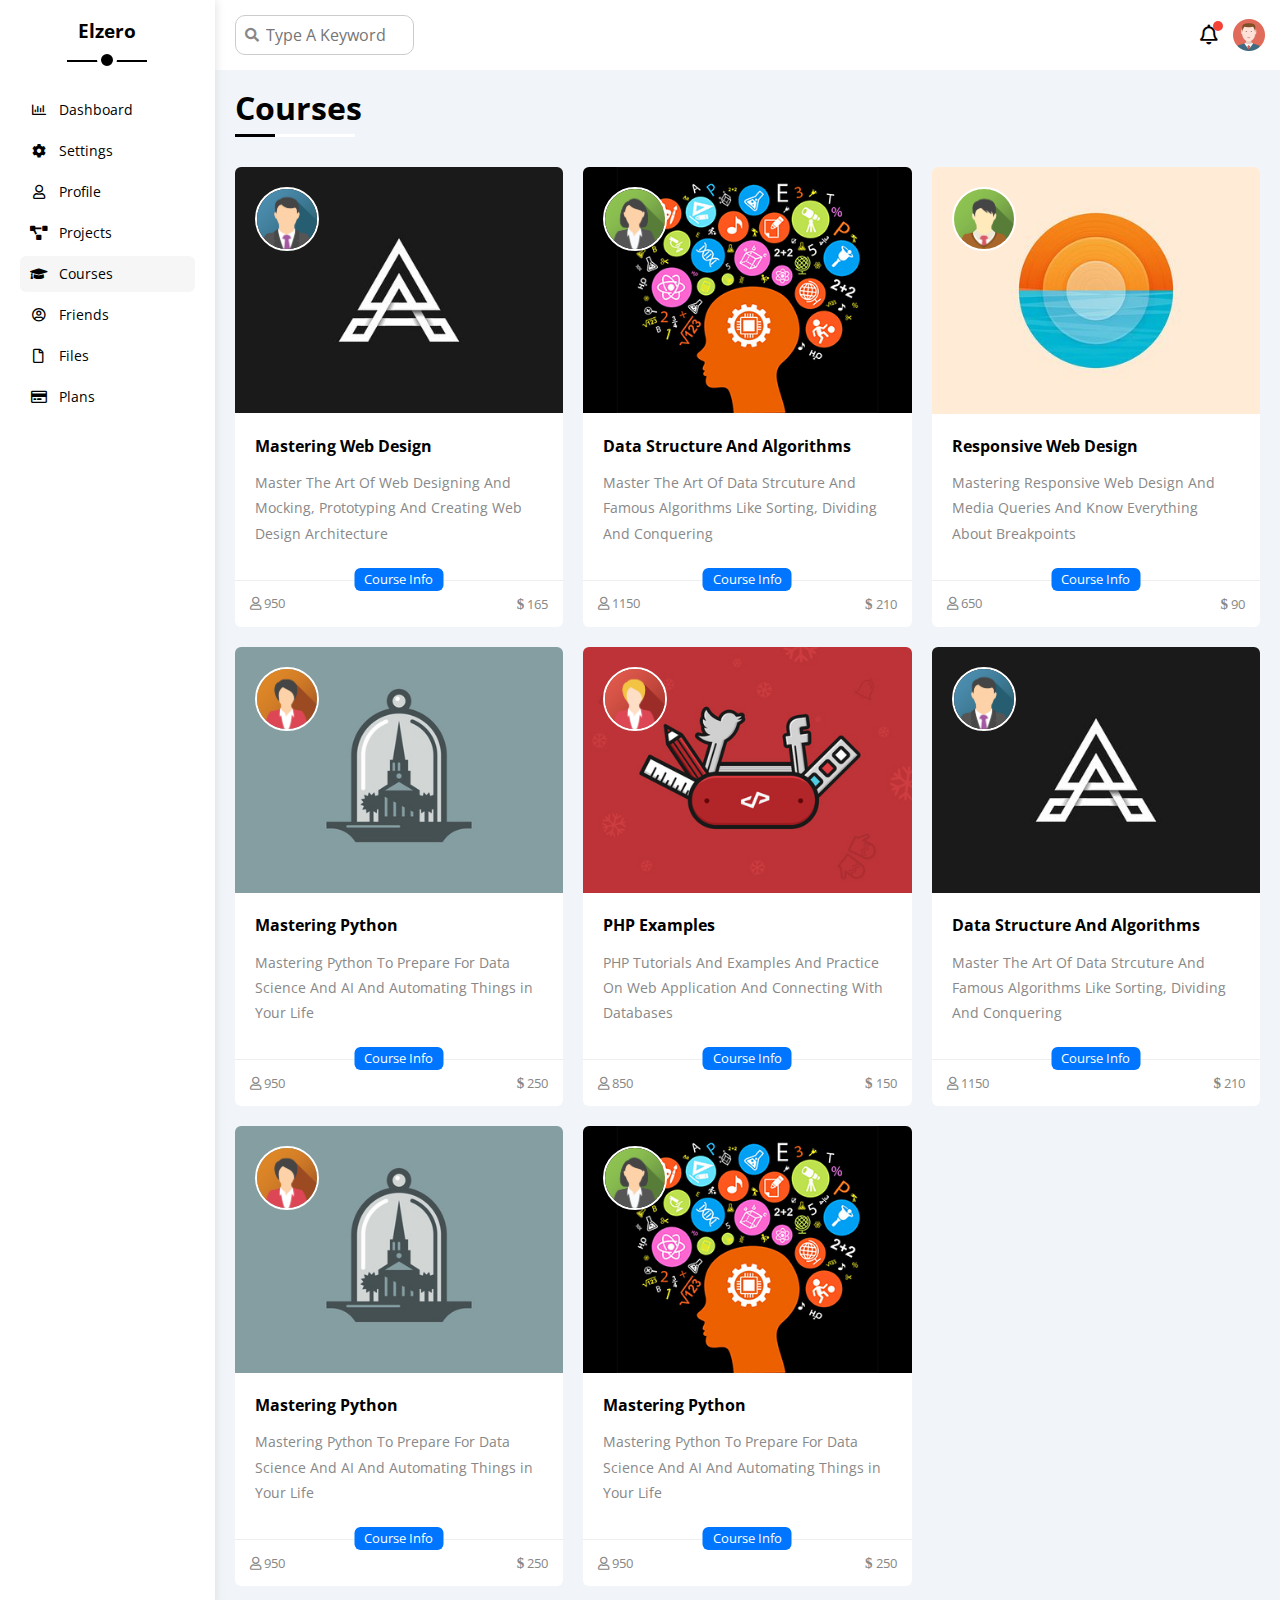
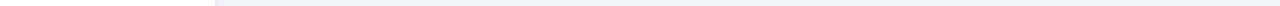
<file: courses.html>
<!DOCTYPE html>
<html lang="en">
<head>
      <meta charset="UTF-8">
      <meta http-equiv="X-UA-Compatible" content="ie=edge">
      <meta name="viewport" content="width=device-width, initial-scale=1.0">
      <title>Courses</title>
      <!-- font awesome library -->
      <link rel="stylesheet" href="css/all.min.css">
      <!-- framwork -->
      <link rel="stylesheet" href="css/framework.css">
      <!-- render all elements normally -->
      <link rel="stylesheet" href="css/normalize.css">
      <link rel="stylesheet" href="css/master.css">
      <!-- google fonts -->
      <link rel="preconnect" href="https://fonts.googleapis.com">
      <link rel="preconnect" href="https://fonts.gstatic.com" crossorigin>
      <link href="https://fonts.googleapis.com/css2?family=Open+Sans:wght@300;500&display=swap" rel="stylesheet">
</head>
<body>
    
<div class="page d-flex">
     <div class="sidebar p-20 bg-white p-relative"> 
        <h3 class="p-relative txt-c mt-0"   >Elzero</h3>
        <ul>
            <li>
              <a class=" d-flex align-center fs-14 c-black rad-6 p-10" href="index.html">
                <i class="fa-regular fa-chart-bar fa-fw"></i>
                <span class="hide-mobile">Dashboard</span>
              </a>
            </li>
            
            <li>
                <a class="  d-flex align-center fs-14 c-black rad-6 p-10" href="settings.html">
                  <i class="fa-solid fa-gear fa-fw"></i>
                  <span>Settings</span>
                </a>
              </li>
              <li>
                <a class="  d-flex align-center fs-14 c-black rad-6 p-10" href="profile.html">
                  <i class="fa-regular fa-user fa-fw"></i>
                  <span>Profile</span>
                </a>
              </li>
              <li>
                <a class=" d-flex align-center fs-14 c-black rad-6 p-10" href="projects.html">
                  <i class="fa-solid fa-diagram-project fa-fw"></i>
                  <span>Projects</span>
                </a>
              </li>
              <li>
                <a class=" active d-flex align-center fs-14 c-black rad-6 p-10" href="courses.html">
                  <i class="fa-solid fa-graduation-cap fa-fw"></i>
                  <span>Courses</span>
                </a>
              </li>
              <li>
                <a class="d-flex align-center fs-14 c-black rad-6 p-10" href="friends.html">
                  <i class="fa-regular fa-circle-user fa-fw"></i>
                  <span>Friends</span>
                </a>
              </li>
              <li>
                <a class="d-flex align-center fs-14 c-black rad-6 p-10" href="files.html">
                  <i class="fa-regular fa-file fa-fw"></i>
                  <span>Files</span>
                </a>
              </li>
              <li>
                <a class="d-flex align-center fs-14 c-black rad-6 p-10" href="plans.html">
                  <i class="fa-regular fa-credit-card fa-fw"></i>
                  <span>Plans</span>
                </a>
              </li>
            
        </ul>
    </div>
     
    <div class="content w-full">
         <!-- start head -->
      <div class="head bg-white p-15 between-flex">
        <div class="search p-relative">
          <input class="p-10" type="search" placeholder="Type A Keyword">
        </div>
        <div class="icons d-flex align-center">
        <span class="notification p-relative">
          <i class="fa-regular fa-bell fa-lg"></i>
        </span>
       <img src="img/avatar.png" alt="">
       </div>
      </div>
        <!-- end head -->
        <h1 class="p-relative">Courses</h1>
      <div class="courses-page m-20 d-grid gap-20">
        <div class="course bg-white rad-6 p-relative">
         <img class="cover" src="img/course-01.jpg" alt="">
         <img class="instructor" src="img/team-01.png" alt="">
         <div class="p-20">
            <h4 class="m-0">Mastering Web Design</h4>
            <P class="description c-grey mt-15 fs-14" >Master The Art Of Web Designing And Mocking, Prototyping And Creating Web Design Architecture</P>
         </div>
         <div class="info p-15 p-relative between-flex">
          <span class="title bg-blue btn-shape c-white">Course Info</span>
          <span class="c-grey">
            <i class="fa-regular fa-user "></i>
            950</span>
            <span class="c-grey">
                <i class="fa-solid fa-dollar-sign fs-15"></i>
                165
              </span> 
          </div>
        </div> 

        <div class="course bg-white rad-6 p-relative">
          <img class="cover" src="img/course-02.jpg" alt="">
          <img class="instructor" src="img/team-02.png" alt="">
          <div class="p-20">
             <h4 class="m-0">Data Structure And Algorithms</h4>
             <P class="description c-grey mt-15 fs-14" >Master The Art Of Data Strcuture And Famous Algorithms Like Sorting, Dividing And Conquering</P>
          </div>
          <div class="info p-15 p-relative between-flex">
           <span class="title bg-blue btn-shape c-white">Course Info</span>
           <span class="c-grey">
             <i class="fa-regular fa-user "></i>
             1150</span>
             <span class="c-grey">
                 <i class="fa-solid fa-dollar-sign fs-15"></i>
                 210
               </span> 
           </div>
         </div> 

         <div class="course bg-white rad-6 p-relative">
          <img class="cover" src="img/course-03.jpg" alt="">
          <img class="instructor" src="img/team-03.png" alt="">
          <div class="p-20">
             <h4 class="m-0">Responsive Web Design</h4>
             <P class="description c-grey mt-15 fs-14">Mastering Responsive Web Design And Media Queries And Know Everything About Breakpoints</P>
          </div>
          <div class="info p-15 p-relative between-flex">
           <span class="title bg-blue btn-shape c-white">Course Info</span>
           <span class="c-grey">
             <i class="fa-regular fa-user "></i>
             650</span>
             <span class="c-grey">
                 <i class="fa-solid fa-dollar-sign fs-15"></i>
                 90
               </span> 
           </div>
         </div> 

         <div class="course bg-white rad-6 p-relative">
          <img class="cover" src="img/course-04.jpg" alt="">
          <img class="instructor" src="img/team-04.png" alt="">
          <div class="p-20">
             <h4 class="m-0">Mastering Python</h4>
             <P class="description c-grey mt-15 fs-14">Mastering Python To Prepare For Data Science And AI And Automating Things in Your Life</P>
          </div>
          <div class="info p-15 p-relative between-flex">
           <span class="title bg-blue btn-shape c-white">Course Info</span>
           <span class="c-grey">
             <i class="fa-regular fa-user "></i>
             950</span>
             <span class="c-grey">
                 <i class="fa-solid fa-dollar-sign fs-15"></i>
                 250
               </span> 
           </div>
         </div> 

         <div class="course bg-white rad-6 p-relative">
          <img class="cover" src="img/course-05.jpg" alt="">
          <img class="instructor" src="img/team-05.png" alt="">
          <div class="p-20">
             <h4 class="m-0">PHP Examples</h4>
             <P class="description c-grey mt-15 fs-14">PHP Tutorials And Examples And Practice On Web Application And Connecting With Databases</P>
          </div>
          <div class="info p-15 p-relative between-flex">
           <span class="title bg-blue btn-shape c-white">Course Info</span>
           <span class="c-grey">
             <i class="fa-regular fa-user "></i>
             850</span>
             <span class="c-grey">
                 <i class="fa-solid fa-dollar-sign fs-15"></i>
                 150
               </span> 
           </div>
         </div> 

         <div class="course bg-white rad-6 p-relative">
          <img class="cover" src="img/course-01.jpg" alt="">
          <img class="instructor" src="img/team-01.png" alt="">
          <div class="p-20">
             <h4 class="m-0">Data Structure And Algorithms</h4>
             <P class="description c-grey mt-15 fs-14">Master The Art Of Data Strcuture And Famous Algorithms Like Sorting, Dividing And Conquering</P>
          </div>
          <div class="info p-15 p-relative between-flex">
           <span class="title bg-blue btn-shape c-white">Course Info</span>
           <span class="c-grey">
             <i class="fa-regular fa-user "></i>
             1150</span>
             <span class="c-grey">
                 <i class="fa-solid fa-dollar-sign fs-15"></i>
                 210
               </span> 
           </div>
         </div>

         <div class="course bg-white rad-6 p-relative">
          <img class="cover" src="img/course-04.jpg" alt="">
          <img class="instructor" src="img/team-04.png" alt="">
          <div class="p-20">
             <h4 class="m-0">Mastering Python</h4>
             <P class="description c-grey mt-15 fs-14">Mastering Python To Prepare For Data Science And AI And Automating Things in Your Life</P>
          </div>
          <div class="info p-15 p-relative between-flex">
           <span class="title bg-blue btn-shape c-white">Course Info</span>
           <span class="c-grey">
             <i class="fa-regular fa-user "></i>
             950</span>
             <span class="c-grey">
                 <i class="fa-solid fa-dollar-sign fs-15"></i>
                 250
               </span> 
           </div>
         </div> 


         <div class="course bg-white rad-6 p-relative">
          <img class="cover" src="img/course-02.jpg" alt="">
          <img class="instructor" src="img/team-02.png" alt="">
          <div class="p-20">
             <h4 class="m-0">Mastering Python</h4>
             <P class="description c-grey mt-15 fs-14">Mastering Python To Prepare For Data Science And AI And Automating Things in Your Life</P>
          </div>
          <div class="info p-15 p-relative between-flex">
           <span class="title bg-blue btn-shape c-white">Course Info</span>
           <span class="c-grey">
             <i class="fa-regular fa-user "></i>
             950</span>
             <span class="c-grey">
                 <i class="fa-solid fa-dollar-sign fs-15"></i>
                 250
               </span> 
           </div>
         </div> 
      </div>

</div>
</div>

</body>
</html>
</file>
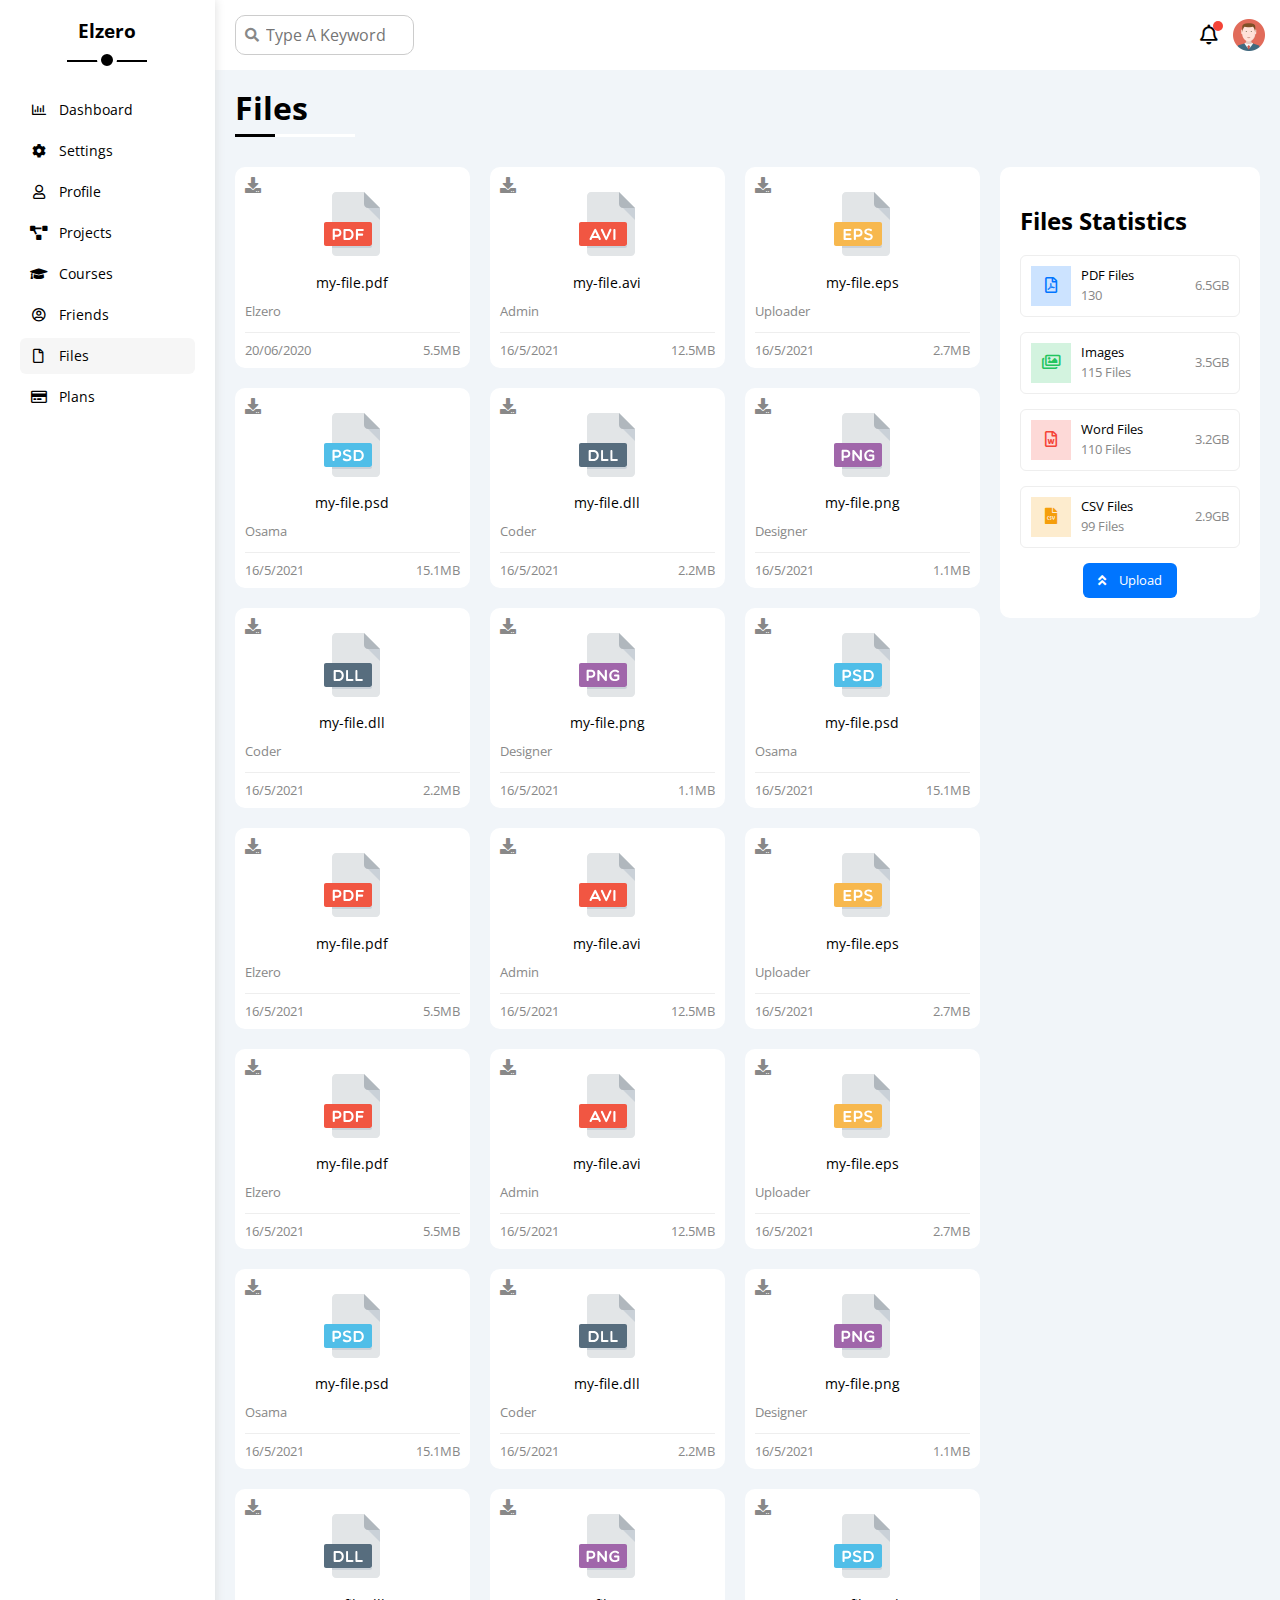
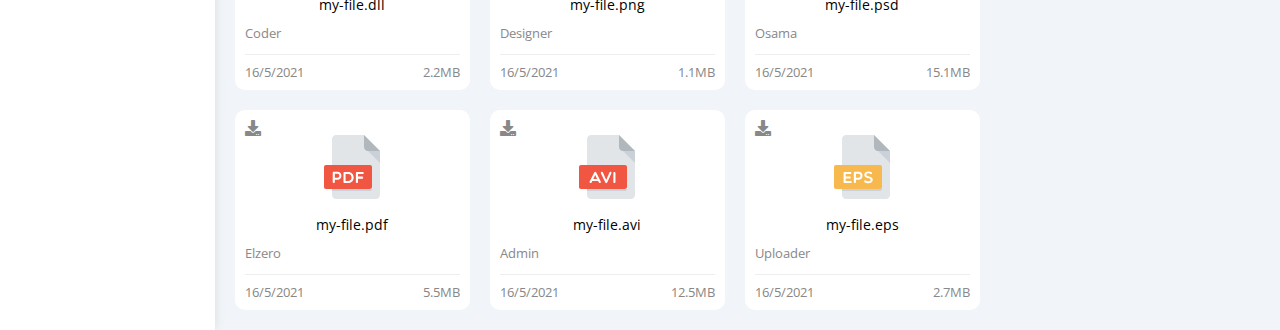
<file: files.html>
<!DOCTYPE html>
<html lang="en">
<head>
      <meta charset="UTF-8">
      <meta http-equiv="X-UA-Compatible" content="ie=edge">
      <meta name="viewport" content="width=device-width, initial-scale=1.0">
      <title>files</title>
      <!-- font awesome library -->
      <link rel="stylesheet" href="css/all.min.css">
      <!-- framwork -->
      <link rel="stylesheet" href="css/framework.css">
      <!-- render all elements normally -->
      <link rel="stylesheet" href="css/normalize.css">
      <link rel="stylesheet" href="css/master.css">
      <!-- google fonts -->
      <link rel="preconnect" href="https://fonts.googleapis.com">
      <link rel="preconnect" href="https://fonts.gstatic.com" crossorigin>
      <link href="https://fonts.googleapis.com/css2?family=Open+Sans:wght@300;500&display=swap" rel="stylesheet">
</head>
<body>
    
<div class="page d-flex">
     <div class="sidebar p-20 bg-white p-relative"> 
        <h3 class="p-relative txt-c mt-0">Elzero</h3>
        <ul>
            <li>
              <a class=" d-flex align-center fs-14 c-black rad-6 p-10" href="index.html">
                <i class="fa-regular fa-chart-bar fa-fw"></i>
                <span class="hide-mobile">Dashboard</span>
              </a>
            </li>
            
            <li>
                <a class="  d-flex align-center fs-14 c-black rad-6 p-10" href="settings.html">
                  <i class="fa-solid fa-gear fa-fw"></i>
                  <span>Settings</span>
                </a>
              </li>
              <li>
                <a class="  d-flex align-center fs-14 c-black rad-6 p-10" href="profile.html">
                  <i class="fa-regular fa-user fa-fw"></i>
                  <span>Profile</span>
                </a>
              </li>
              <li>
                <a class=" d-flex align-center fs-14 c-black rad-6 p-10" href="projects.html">
                  <i class="fa-solid fa-diagram-project fa-fw"></i>
                  <span>Projects</span>
                </a>
              </li>
              <li>
                <a class="  d-flex align-center fs-14 c-black rad-6 p-10" href="courses.html">
                  <i class="fa-solid fa-graduation-cap fa-fw"></i>
                  <span>Courses</span>
                </a>
              </li>
              <li>
                <a class=" d-flex align-center fs-14 c-black rad-6 p-10" href="friends.html">
                  <i class="fa-regular fa-circle-user fa-fw"></i>
                  <span>Friends</span>
                </a>
              </li>
              <li>
                <a class="active d-flex align-center fs-14 c-black rad-6 p-10" href="files.html">
                  <i class="fa-regular fa-file fa-fw"></i>
                  <span>Files</span>
                </a>
              </li>
              <li>
                <a class="d-flex align-center fs-14 c-black rad-6 p-10" href="plans.html">
                  <i class="fa-regular fa-credit-card fa-fw"></i>
                  <span>Plans</span>
                </a>
              </li>
            
        </ul>
    </div>
     
    <div class="content w-full">
         <!-- start head -->
      <div class="head bg-white p-15 between-flex">
        <div class="search p-relative">
          <input class="p-10" type="search" placeholder="Type A Keyword">
        </div>
        <div class="icons d-flex align-center">
        <span class="notification p-relative">
          <i class="fa-regular fa-bell fa-lg"></i>
        </span>
       <img src="img/avatar.png" alt="">
       </div>
      </div>
        <!-- end head -->
        <h1 class="p-relative">Files</h1>
        <div class="files-page m-20 d-flex gap-20">
          <div class="files-stats p-20 bg-white rad-10">
            <h2>Files Statistics</h2>
             <div class="between-flex border-eee p-10 rad-6 mb-15 fs-13 ">
              <i class="fa-regular fa-file-pdf fa-lg blue center-flex c-blue icon"></i>
              <div class="info f-1">
                <span>PDF Files</span>
                <span class="d-block c-grey mt-5">130</span>
              </div>
              <span class="c-grey">6.5GB</span>
             </div>
      
             <div class="between-flex border-eee p-10 rad-6 mb-15 fs-13 ">
              <i class="fa-regular fa-images fa-lg green center-flex c-green icon"></i>
              <div class="info f-1">
                <span>
                  Images</span>
                <span class="d-block c-grey mt-5">115 Files</span>
              </div>
              <span class="c-grey">3.5GB</span>
             </div>
      
             <div class="between-flex border-eee p-10 rad-6 mb-15 fs-13 ">
              <i class="fa-regular fa-file-word fa-lg red center-flex c-red icon"></i>
              <div class="info f-1">
                <span>
                  Word Files</span>
                <span class="d-block c-grey mt-5">110 Files</span>
              </div>
              <span class="c-grey">3.2GB</span>
             </div>
      
             <div class="between-flex border-eee p-10 rad-6 mb-15 fs-13 ">
              <i class="fa-solid fa-file-csv fa-lg orange center-flex c-orange icon"></i>
              <div class="info f-1">
                <span>
                  CSV Files</span>
                <span class="d-block c-grey mt-5"> 99 Files</span>
              </div>
              <span class="c-grey">2.9GB</span>
             </div>
      
             <a class="upload bg-blue c-white fs-13 rad-6 d-block w-fit" href="#">
              <i class="fa-solid fa-angles-up mr-10"></i>
              Upload
            </a>
      
             
      
            </div>
        <div class="file d-grid gap-20">
          <div class="file bg-white p-10 rad-10">
            <i class="fa-solid fa-download c-grey p-absolute"></i>
            <div class="icon txt-c">
              <img decoding="async" class="mt-15 mb-15" src="img/pdf.svg" alt="" />
            </div>
            <div class="txt-c mb-10 fs-14">my-file.pdf</div>
            <p class="c-grey fs-13">Elzero</p>
            <div class="info between-flex mt-10 pt-10 fs-13 c-grey">
              <span>20/06/2020</span>
              <span>5.5MB</span>
            </div>
          </div>




          <div class="file bg-white p-10 rad-10">
            <i class="fa-solid fa-download c-grey p-absolute"></i>
            <div class="icon txt-c">
              <img decoding="async" class="mt-15 mb-15" src="img/avi.svg" alt="" />
            </div>
            <div class="txt-c mb-10 fs-14">my-file.avi</div>
            <p class="c-grey fs-13">Admin</p>
            <div class="info between-flex mt-10 pt-10 fs-13 c-grey">
              <span>16/5/2021</span>
              <span>12.5MB</span>
            </div>
          </div>
          <div class="file bg-white p-10 rad-10">
            <i class="fa-solid fa-download c-grey p-absolute"></i>
            <div class="icon txt-c">
              <img decoding="async" class="mt-15 mb-15" src="img/eps.svg" alt="" />
            </div>
            <div class="txt-c mb-10 fs-14">my-file.eps</div>
            <p class="c-grey fs-13">Uploader</p>
            <div class="info between-flex mt-10 pt-10 fs-13 c-grey">
              <span>16/5/2021</span>
              <span>2.7MB</span>
            </div>
          </div>
          <div class="file bg-white p-10 rad-10">
            <i class="fa-solid fa-download c-grey p-absolute"></i>
            <div class="icon txt-c">
              <img decoding="async" class="mt-15 mb-15" src="img/psd.svg" alt="" />
            </div>
            <div class="txt-c mb-10 fs-14">my-file.psd</div>
            <p class="c-grey fs-13">Osama</p>
            <div class="info between-flex mt-10 pt-10 fs-13 c-grey">
              <span>16/5/2021</span>
              <span>15.1MB</span>
            </div>
          </div>
          <div class="file bg-white p-10 rad-10">
            <i class="fa-solid fa-download c-grey p-absolute"></i>
            <div class="icon txt-c">
              <img decoding="async" class="mt-15 mb-15" src="img/dll.svg" alt="" />
            </div>
            <div class="txt-c mb-10 fs-14">my-file.dll</div>
            <p class="c-grey fs-13">Coder</p>
            <div class="info between-flex mt-10 pt-10 fs-13 c-grey">
              <span>16/5/2021</span>
              <span>2.2MB</span>
            </div>
          </div>
          <div class="file bg-white p-10 rad-10">
            <i class="fa-solid fa-download c-grey p-absolute"></i>
            <div class="icon txt-c">
              <img decoding="async" class="mt-15 mb-15" src="img/png.svg" alt="" />
            </div>
            <div class="txt-c mb-10 fs-14">my-file.png</div>
            <p class="c-grey fs-13">Designer</p>
            <div class="info between-flex mt-10 pt-10 fs-13 c-grey">
              <span>16/5/2021</span>
              <span>1.1MB</span>
            </div>
          </div>
          <div class="file bg-white p-10 rad-10">
            <i class="fa-solid fa-download c-grey p-absolute"></i>
            <div class="icon txt-c">
              <img decoding="async" class="mt-15 mb-15" src="img/dll.svg" alt="" />
            </div>
            <div class="txt-c mb-10 fs-14">my-file.dll</div>
            <p class="c-grey fs-13">Coder</p>
            <div class="info between-flex mt-10 pt-10 fs-13 c-grey">
              <span>16/5/2021</span>
              <span>2.2MB</span>
            </div>
          </div>
          <div class="file bg-white p-10 rad-10">
            <i class="fa-solid fa-download c-grey p-absolute"></i>
            <div class="icon txt-c">
              <img decoding="async" class="mt-15 mb-15" src="img/png.svg" alt="" />
            </div>
            <div class="txt-c mb-10 fs-14">my-file.png</div>
            <p class="c-grey fs-13">Designer</p>
            <div class="info between-flex mt-10 pt-10 fs-13 c-grey">
              <span>16/5/2021</span>
              <span>1.1MB</span>
            </div>
          </div>
          <div class="file bg-white p-10 rad-10">
            <i class="fa-solid fa-download c-grey p-absolute"></i>
            <div class="icon txt-c">
              <img decoding="async" class="mt-15 mb-15" src="img/psd.svg" alt="" />
            </div>
            <div class="txt-c mb-10 fs-14">my-file.psd</div>
            <p class="c-grey fs-13">Osama</p>
            <div class="info between-flex mt-10 pt-10 fs-13 c-grey">
              <span>16/5/2021</span>
              <span>15.1MB</span>
            </div>
          </div>
          <div class="file bg-white p-10 rad-10">
            <i class="fa-solid fa-download c-grey p-absolute"></i>
            <div class="icon txt-c">
              <img decoding="async" class="mt-15 mb-15" src="img/pdf.svg" alt="" />
            </div>
            <div class="txt-c mb-10 fs-14">my-file.pdf</div>
            <p class="c-grey fs-13">Elzero</p>
            <div class="info between-flex mt-10 pt-10 fs-13 c-grey">
              <span>16/5/2021</span>
              <span>5.5MB</span>
            </div>
          </div>
          <div class="file bg-white p-10 rad-10">
            <i class="fa-solid fa-download c-grey p-absolute"></i>
            <div class="icon txt-c">
              <img decoding="async" class="mt-15 mb-15" src="img/avi.svg" alt="" />
            </div>
            <div class="txt-c mb-10 fs-14">my-file.avi</div>
            <p class="c-grey fs-13">Admin</p>
            <div class="info between-flex mt-10 pt-10 fs-13 c-grey">
              <span>16/5/2021</span>
              <span>12.5MB</span>
            </div>
          </div>
          <div class="file bg-white p-10 rad-10">
            <i class="fa-solid fa-download c-grey p-absolute"></i>
            <div class="icon txt-c">
              <img decoding="async" class="mt-15 mb-15" src="img/eps.svg" alt="" />
            </div>
            <div class="txt-c mb-10 fs-14">my-file.eps</div>
            <p class="c-grey fs-13">Uploader</p>
            <div class="info between-flex mt-10 pt-10 fs-13 c-grey">
              <span>16/5/2021</span>
              <span>2.7MB</span>
            </div>
          </div>
          <div class="file bg-white p-10 rad-10">
            <i class="fa-solid fa-download c-grey p-absolute"></i>
            <div class="icon txt-c">
              <img decoding="async" class="mt-15 mb-15" src="img/pdf.svg" alt="" />
            </div>
            <div class="txt-c mb-10 fs-14">my-file.pdf</div>
            <p class="c-grey fs-13">Elzero</p>
            <div class="info between-flex mt-10 pt-10 fs-13 c-grey">
              <span>16/5/2021</span>
              <span>5.5MB</span>
            </div>
          </div>
          <div class="file bg-white p-10 rad-10">
            <i class="fa-solid fa-download c-grey p-absolute"></i>
            <div class="icon txt-c">
              <img decoding="async" class="mt-15 mb-15" src="img/avi.svg" alt="" />
            </div>
            <div class="txt-c mb-10 fs-14">my-file.avi</div>
            <p class="c-grey fs-13">Admin</p>
            <div class="info between-flex mt-10 pt-10 fs-13 c-grey">
              <span>16/5/2021</span>
              <span>12.5MB</span>
            </div>
          </div>
          <div class="file bg-white p-10 rad-10">
            <i class="fa-solid fa-download c-grey p-absolute"></i>
            <div class="icon txt-c">
              <img decoding="async" class="mt-15 mb-15" src="img/eps.svg" alt="" />
            </div>
            <div class="txt-c mb-10 fs-14">my-file.eps</div>
            <p class="c-grey fs-13">Uploader</p>
            <div class="info between-flex mt-10 pt-10 fs-13 c-grey">
              <span>16/5/2021</span>
              <span>2.7MB</span>
            </div>
          </div>
          <div class="file bg-white p-10 rad-10">
            <i class="fa-solid fa-download c-grey p-absolute"></i>
            <div class="icon txt-c">
              <img decoding="async" class="mt-15 mb-15" src="img/psd.svg" alt="" />
            </div>
            <div class="txt-c mb-10 fs-14">my-file.psd</div>
            <p class="c-grey fs-13">Osama</p>
            <div class="info between-flex mt-10 pt-10 fs-13 c-grey">
              <span>16/5/2021</span>
              <span>15.1MB</span>
            </div>
          </div>
          <div class="file bg-white p-10 rad-10">
            <i class="fa-solid fa-download c-grey p-absolute"></i>
            <div class="icon txt-c">
              <img decoding="async" class="mt-15 mb-15" src="img/dll.svg" alt="" />
            </div>
            <div class="txt-c mb-10 fs-14">my-file.dll</div>
            <p class="c-grey fs-13">Coder</p>
            <div class="info between-flex mt-10 pt-10 fs-13 c-grey">
              <span>16/5/2021</span>
              <span>2.2MB</span>
            </div>
          </div>
          <div class="file bg-white p-10 rad-10">
            <i class="fa-solid fa-download c-grey p-absolute"></i>
            <div class="icon txt-c">
              <img decoding="async" class="mt-15 mb-15" src="img/png.svg" alt="" />
            </div>
            <div class="txt-c mb-10 fs-14">my-file.png</div>
            <p class="c-grey fs-13">Designer</p>
            <div class="info between-flex mt-10 pt-10 fs-13 c-grey">
              <span>16/5/2021</span>
              <span>1.1MB</span>
            </div>
          </div>
          <div class="file bg-white p-10 rad-10">
            <i class="fa-solid fa-download c-grey p-absolute"></i>
            <div class="icon txt-c">
              <img decoding="async" class="mt-15 mb-15" src="img/dll.svg" alt="" />
            </div>
            <div class="txt-c mb-10 fs-14">my-file.dll</div>
            <p class="c-grey fs-13">Coder</p>
            <div class="info between-flex mt-10 pt-10 fs-13 c-grey">
              <span>16/5/2021</span>
              <span>2.2MB</span>
            </div>
          </div>
          <div class="file bg-white p-10 rad-10">
            <i class="fa-solid fa-download c-grey p-absolute"></i>
            <div class="icon txt-c">
              <img decoding="async" class="mt-15 mb-15" src="img/png.svg" alt="" />
            </div>
            <div class="txt-c mb-10 fs-14">my-file.png</div>
            <p class="c-grey fs-13">Designer</p>
            <div class="info between-flex mt-10 pt-10 fs-13 c-grey">
              <span>16/5/2021</span>
              <span>1.1MB</span>
            </div>
          </div>
          <div class="file bg-white p-10 rad-10">
            <i class="fa-solid fa-download c-grey p-absolute"></i>
            <div class="icon txt-c">
              <img decoding="async" class="mt-15 mb-15" src="img/psd.svg" alt="" />
            </div>
            <div class="txt-c mb-10 fs-14">my-file.psd</div>
            <p class="c-grey fs-13">Osama</p>
            <div class="info between-flex mt-10 pt-10 fs-13 c-grey">
              <span>16/5/2021</span>
              <span>15.1MB</span>
            </div>
          </div>
          <div class="file bg-white p-10 rad-10">
            <i class="fa-solid fa-download c-grey p-absolute"></i>
            <div class="icon txt-c">
              <img decoding="async" class="mt-15 mb-15" src="img/pdf.svg" alt="" />
            </div>
            <div class="txt-c mb-10 fs-14">my-file.pdf</div>
            <p class="c-grey fs-13">Elzero</p>
            <div class="info between-flex mt-10 pt-10 fs-13 c-grey">
              <span>16/5/2021</span>
              <span>5.5MB</span>
            </div>
          </div>
          <div class="file bg-white p-10 rad-10">
            <i class="fa-solid fa-download c-grey p-absolute"></i>
            <div class="icon txt-c">
              <img decoding="async" class="mt-15 mb-15" src="img/avi.svg" alt="" />
            </div>
            <div class="txt-c mb-10 fs-14">my-file.avi</div>
            <p class="c-grey fs-13">Admin</p>
            <div class="info between-flex mt-10 pt-10 fs-13 c-grey">
              <span>16/5/2021</span>
              <span>12.5MB</span>
            </div>
          </div>
          <div class="file bg-white p-10 rad-10">
            <i class="fa-solid fa-download c-grey p-absolute"></i>
            <div class="icon txt-c">
              <img  class="mt-15 mb-15" src="img/eps.svg" alt="" />
            </div>
            <div class="txt-c mb-10 fs-14">my-file.eps</div>
            <p class="c-grey fs-13">Uploader</p>
            <div class="info between-flex mt-10 pt-10 fs-13 c-grey">
              <span>16/5/2021</span>
              <span>2.7MB</span>
            </div>
          </div>
    </div>

    
        
       

</div>


</body>
</html>
</file>
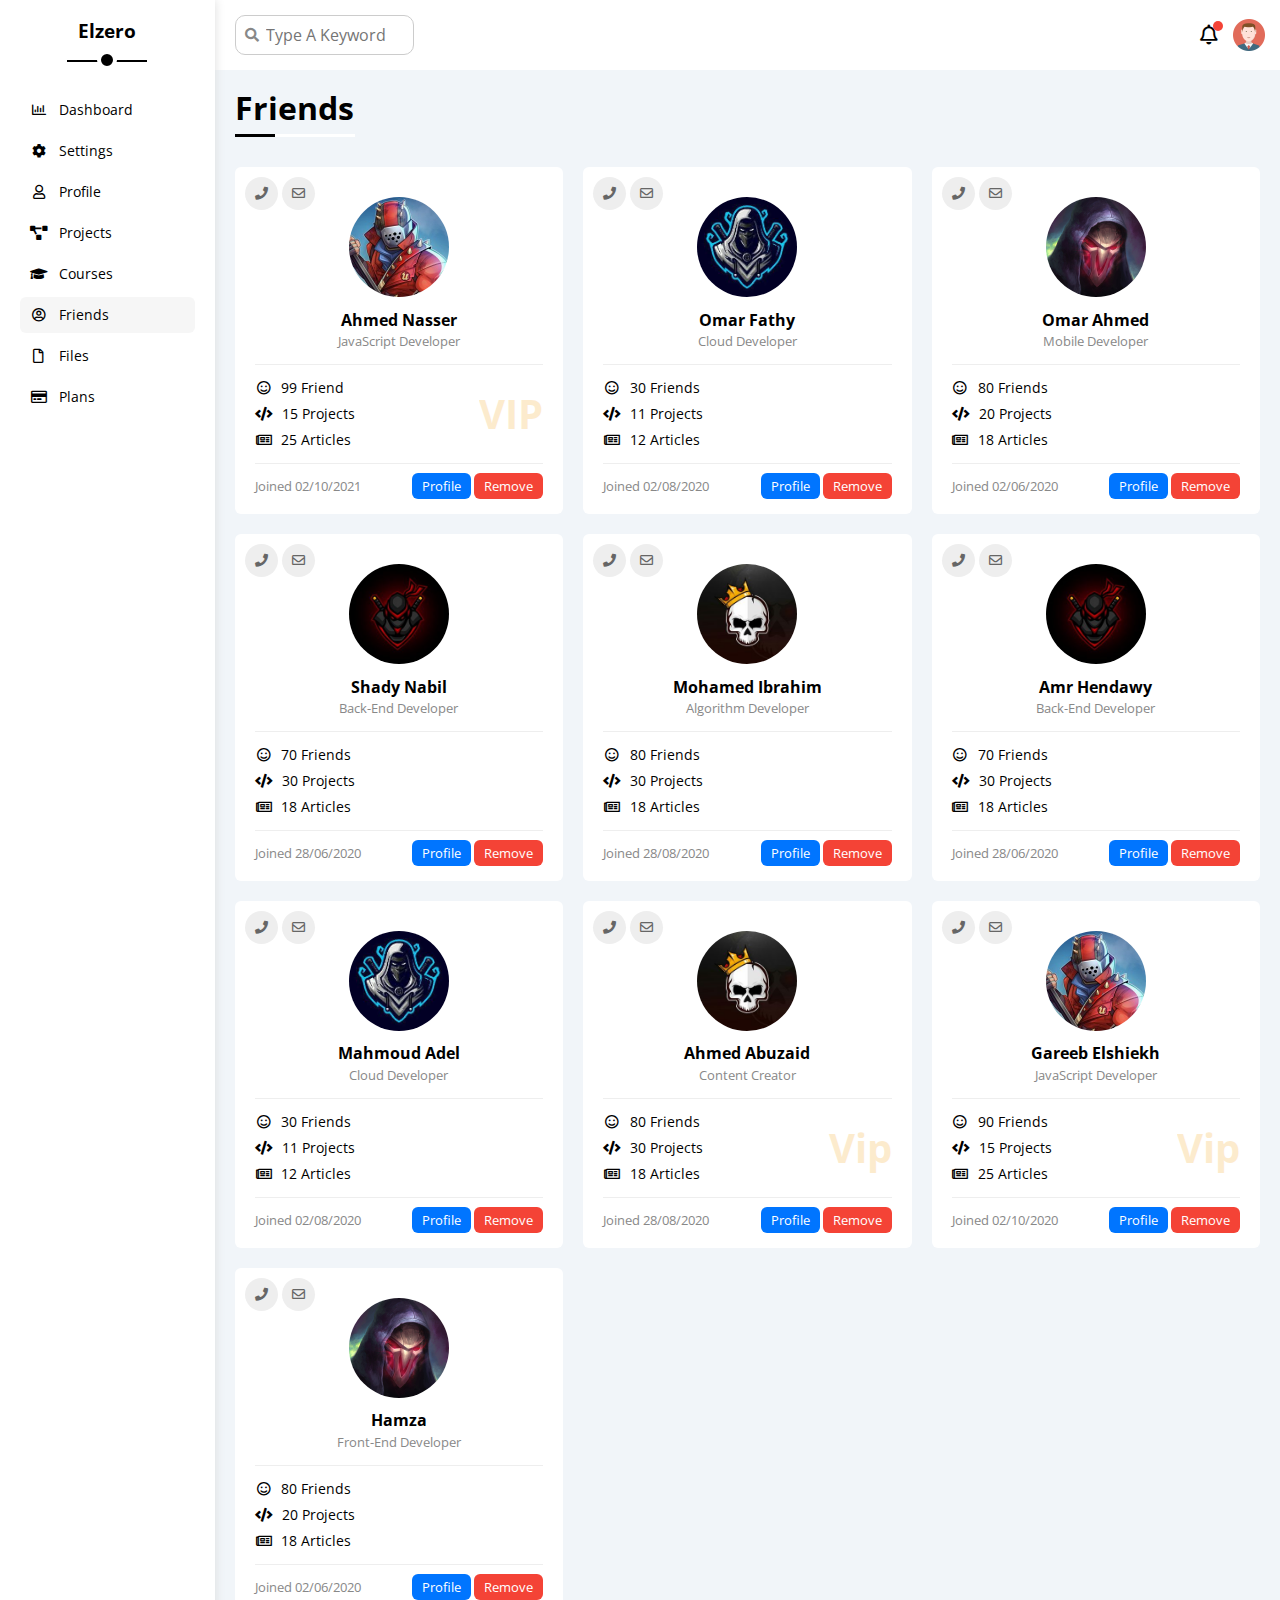
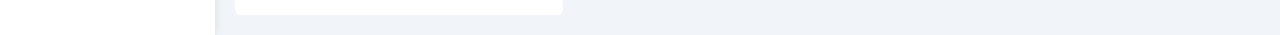
<file: Friends.html>
<!DOCTYPE html>
<html lang="en">
<head>
      <meta charset="UTF-8">
      <meta http-equiv="X-UA-Compatible" content="ie=edge">
      <meta name="viewport" content="width=device-width, initial-scale=1.0">
      <title>Friends</title>
      <!-- font awesome library -->
      <link rel="stylesheet" href="css/all.min.css">
      <!-- framwork -->
      <link rel="stylesheet" href="css/framework.css">
      <!-- render all elements normally -->
      <link rel="stylesheet" href="css/normalize.css">
      <link rel="stylesheet" href="css/master.css">
      <!-- google fonts -->
      <link rel="preconnect" href="https://fonts.googleapis.com">
      <link rel="preconnect" href="https://fonts.gstatic.com" crossorigin>
      <link href="https://fonts.googleapis.com/css2?family=Open+Sans:wght@300;500&display=swap" rel="stylesheet">
</head>
<body>
    
<div class="page d-flex">
     <div class="sidebar p-20 bg-white p-relative"> 
        <h3 class="p-relative txt-c mt-0">Elzero</h3>
        <ul>
            <li>
              <a class=" d-flex align-center fs-14 c-black rad-6 p-10" href="index.html">
                <i class="fa-regular fa-chart-bar fa-fw"></i>
                <span class="hide-mobile">Dashboard</span>
              </a>
            </li>
            
            <li>
                <a class="  d-flex align-center fs-14 c-black rad-6 p-10" href="settings.html">
                  <i class="fa-solid fa-gear fa-fw"></i>
                  <span>Settings</span>
                </a>
              </li>
              <li>
                <a class="  d-flex align-center fs-14 c-black rad-6 p-10" href="profile.html">
                  <i class="fa-regular fa-user fa-fw"></i>
                  <span>Profile</span>
                </a>
              </li>
              <li>
                <a class=" d-flex align-center fs-14 c-black rad-6 p-10" href="projects.html">
                  <i class="fa-solid fa-diagram-project fa-fw"></i>
                  <span>Projects</span>
                </a>
              </li>
              <li>
                <a class="  d-flex align-center fs-14 c-black rad-6 p-10" href="courses.html">
                  <i class="fa-solid fa-graduation-cap fa-fw"></i>
                  <span>Courses</span>
                </a>
              </li>
              <li>
                <a class="active d-flex align-center fs-14 c-black rad-6 p-10" href="friends.html">
                  <i class="fa-regular fa-circle-user fa-fw"></i>
                  <span>Friends</span>
                </a>
              </li>
              <li>
                <a class="d-flex align-center fs-14 c-black rad-6 p-10" href="files.html">
                  <i class="fa-regular fa-file fa-fw"></i>
                  <span>Files</span>
                </a>
              </li>
              <li>
                <a class="d-flex align-center fs-14 c-black rad-6 p-10" href="plans.html">
                  <i class="fa-regular fa-credit-card fa-fw"></i>
                  <span>Plans</span>
                </a>
              </li>
            
        </ul>
    </div>
     
    <div class="content w-full">
         <!-- start head -->
      <div class="head bg-white p-15 between-flex">
        <div class="search p-relative">
          <input class="p-10" type="search" placeholder="Type A Keyword">
        </div>
        <div class="icons d-flex align-center">
        <span class="notification p-relative">
          <i class="fa-regular fa-bell fa-lg"></i>
        </span>
       <img src="img/avatar.png" alt="">
       </div>
      </div>
        <!-- end head -->
        <h1 class="p-relative">Friends</h1>
      <div class="friends-page m-20 d-grid gap-20">
        <div class="friend p-20 rad-6 bg-white p-relative">
         <div class="contact">
            <i class="fa-solid fa-phone"></i>
            <i class="fa-regular fa-envelope"></i>
         </div>
         <div class="txt-c">
            <img class="rad-half w-100 h-100 mt-10 mb-10" src="img/friend-01.jpg" alt="">
             <h4 class="m-0">Ahmed Nasser</h4>
             <P class="c-grey mt-5 mb-0 fs-13">JavaScript Developer</P>
         </div>
         <div class="icons  p-relative fs-14">
            <div class="mb-10">
                <i class="fa-regular fa-face-smile fa-fw"></i>
                <span>99 Friend</span>
            </div>
            <div class="mb-10">
                <i class="fa-solid fa-code"></i>
                <span>15 Projects</span>
            </div>
            <div>
                <i class="fa-regular fa-newspaper fa-fw"></i>
                <span>25 Articles</span>
            </div>
            <span class="vip fw-bold c-orange">
                VIP
            </span>


         </div>

         <div class="info between-flex fs-13">
            <span class="c-grey">Joined 02/10/2021</span>
            <div>
                <a class="bg-blue c-white btn-shape" href="profile.html">Profile</a>
                <a class="bg-red c-white btn-shape" href="#">Remove</a>
            </div>
         </div>


        </div>
       
        <div class="friend bg-white rad-6 p-20 p-relative">
            <div class="contact">
              <i class="fa-solid fa-phone"></i>
              <i class="fa-regular fa-envelope"></i>
            </div>
            <div class="txt-c">
              <img decoding="async" class="rad-half mt-10 mb-10 w-100 h-100" src="img/friend-02.jpg" alt="" />
              <h4 class="m-0">Omar Fathy</h4>
              <p class="c-grey fs-13 mt-5 mb-0">Cloud Developer</p>
            </div>
            <div class="icons fs-14 p-relative">
              <div class="mb-10">
                <i class="fa-regular fa-face-smile fa-fw"></i>
                <span>30 Friends</span>
              </div>
              <div class="mb-10">
                <i class="fa-solid fa-code"></i>
                <span>11 Projects</span>
              </div>
              <div>
                <i class="fa-regular fa-newspaper fa-fw"></i>
                <span>12 Articles</span>
              </div>
            </div>
            <div class="info between-flex fs-13">
              <span class="c-grey">Joined 02/08/2020</span>
              <div>
                <a class="bg-blue c-white btn-shape" href="profile.html">Profile</a>
                <a class="bg-red c-white btn-shape" href="">Remove</a>
              </div>
            </div>
          </div>
          <div class="friend bg-white rad-6 p-20 p-relative">
            <div class="contact">
              <i class="fa-solid fa-phone"></i>
              <i class="fa-regular fa-envelope"></i>
            </div>
            <div class="txt-c">
              <img decoding="async" class="rad-half mt-10 mb-10 w-100 h-100" src="img/friend-03.jpg" alt="" />
              <h4 class="m-0">Omar Ahmed</h4>
              <p class="c-grey fs-13 mt-5 mb-0">Mobile Developer</p>
            </div>
            <div class="icons fs-14 p-relative">
              <div class="mb-10">
                <i class="fa-regular fa-face-smile fa-fw"></i>
                <span>80 Friends</span>
              </div>
              <div class="mb-10">
                <i class="fa-solid fa-code"></i>
                <span>20 Projects</span>
              </div>
              <div>
                <i class="fa-regular fa-newspaper fa-fw"></i>
                <span>18 Articles</span>
              </div>
            </div>
            <div class="info between-flex fs-13">
              <span class="c-grey">Joined 02/06/2020</span>
              <div>
                <a class="bg-blue c-white btn-shape" href="profile.html">Profile</a>
                <a class="bg-red c-white btn-shape" href="">Remove</a>
              </div>
            </div>
          </div>
          <div class="friend bg-white rad-6 p-20 p-relative">
            <div class="contact">
              <i class="fa-solid fa-phone"></i>
              <i class="fa-regular fa-envelope"></i>
            </div>
            <div class="txt-c">
              <img decoding="async" class="rad-half mt-10 mb-10 w-100 h-100" src="img/friend-04.jpg" alt="" />
              <h4 class="m-0">Shady Nabil</h4>
              <p class="c-grey fs-13 mt-5 mb-0">Back-End Developer</p>
            </div>
            <div class="icons fs-14 p-relative">
              <div class="mb-10">
                <i class="fa-regular fa-face-smile fa-fw"></i>
                <span>70 Friends</span>
              </div>
              <div class="mb-10">
                <i class="fa-solid fa-code"></i>
                <span>30 Projects</span>
              </div>
              <div>
                <i class="fa-regular fa-newspaper fa-fw"></i>
                <span>18 Articles</span>
              </div>
            </div>
            <div class="info between-flex fs-13">
              <span class="c-grey">Joined 28/06/2020</span>
              <div>
                <a class="bg-blue c-white btn-shape" href="profile.html">Profile</a>
                <a class="bg-red c-white btn-shape" href="">Remove</a>
              </div>
            </div>
          </div>
          <div class="friend bg-white rad-6 p-20 p-relative">
            <div class="contact">
              <i class="fa-solid fa-phone"></i>
              <i class="fa-regular fa-envelope"></i>
            </div>
            <div class="txt-c">
              <img decoding="async" class="rad-half mt-10 mb-10 w-100 h-100" src="img/friend-05.jpg" alt="" />
              <h4 class="m-0">Mohamed Ibrahim</h4>
              <p class="c-grey fs-13 mt-5 mb-0">Algorithm Developer</p>
            </div>
            <div class="icons fs-14 p-relative">
              <div class="mb-10">
                <i class="fa-regular fa-face-smile fa-fw"></i>
                <span>80 Friends</span>
              </div>
              <div class="mb-10">
                <i class="fa-solid fa-code"></i>
                <span>30 Projects</span>
              </div>
              <div>
                <i class="fa-regular fa-newspaper fa-fw"></i>
                <span>18 Articles</span>
              </div>
            </div>
            <div class="info between-flex fs-13">
              <span class="c-grey">Joined 28/08/2020</span>
              <div>
                <a class="bg-blue c-white btn-shape" href="profile.html">Profile</a>
                <a class="bg-red c-white btn-shape" href="">Remove</a>
              </div>
            </div>
          </div>
          <div class="friend bg-white rad-6 p-20 p-relative">
            <div class="contact">
              <i class="fa-solid fa-phone"></i>
              <i class="fa-regular fa-envelope"></i>
            </div>
            <div class="txt-c">
              <img decoding="async" class="rad-half mt-10 mb-10 w-100 h-100" src="img/friend-04.jpg" alt="" />
              <h4 class="m-0">Amr Hendawy</h4>
              <p class="c-grey fs-13 mt-5 mb-0">Back-End Developer</p>
            </div>
            <div class="icons fs-14 p-relative">
              <div class="mb-10">
                <i class="fa-regular fa-face-smile fa-fw"></i>
                <span>70 Friends</span>
              </div>
              <div class="mb-10">
                <i class="fa-solid fa-code"></i>
                <span>30 Projects</span>
              </div>
              <div>
                <i class="fa-regular fa-newspaper fa-fw"></i>
                <span>18 Articles</span>
              </div>
            </div>
            <div class="info between-flex fs-13">
              <span class="c-grey">Joined 28/06/2020</span>
              <div>
                <a class="bg-blue c-white btn-shape" href="profile.html">Profile</a>
                <a class="bg-red c-white btn-shape" href="">Remove</a>
              </div>
            </div>
          </div>
          <div class="friend bg-white rad-6 p-20 p-relative">
            <div class="contact">
              <i class="fa-solid fa-phone"></i>
              <i class="fa-regular fa-envelope"></i>
            </div>
            <div class="txt-c">
              <img decoding="async" class="rad-half mt-10 mb-10 w-100 h-100" src="img/friend-02.jpg" alt="" />
              <h4 class="m-0">Mahmoud Adel</h4>
              <p class="c-grey fs-13 mt-5 mb-0">Cloud Developer</p>
            </div>
            <div class="icons fs-14 p-relative">
              <div class="mb-10">
                <i class="fa-regular fa-face-smile fa-fw"></i>
                <span>30 Friends</span>
              </div>
              <div class="mb-10">
                <i class="fa-solid fa-code"></i>
                <span>11 Projects</span>
              </div>
              <div>
                <i class="fa-regular fa-newspaper fa-fw"></i>
                <span>12 Articles</span>
              </div>
            </div>
            <div class="info between-flex fs-13">
              <span class="c-grey">Joined 02/08/2020</span>
              <div>
                <a class="bg-blue c-white btn-shape" href="profile.html">Profile</a>
                <a class="bg-red c-white btn-shape" href="">Remove</a>
              </div>
            </div>
          </div>
          <div class="friend bg-white rad-6 p-20 p-relative">
            <div class="contact">
              <i class="fa-solid fa-phone"></i>
              <i class="fa-regular fa-envelope"></i>
            </div>
            <div class="txt-c">
              <img decoding="async" class="rad-half mt-10 mb-10 w-100 h-100" src="img/friend-05.jpg" alt="" />
              <h4 class="m-0">Ahmed Abuzaid</h4>
              <p class="c-grey fs-13 mt-5 mb-0">Content Creator</p>
            </div>
            <div class="icons fs-14 p-relative">
              <div class="mb-10">
                <i class="fa-regular fa-face-smile fa-fw"></i>
                <span>80 Friends</span>
              </div>
              <div class="mb-10">
                <i class="fa-solid fa-code"></i>
                <span>30 Projects</span>
              </div>
              <div>
                <i class="fa-regular fa-newspaper fa-fw"></i>
                <span>18 Articles</span>
              </div>
              <span class="vip fw-bold c-orange">Vip</span>
            </div>
            <div class="info between-flex fs-13">
              <span class="c-grey">Joined 28/08/2020</span>
              <div>
                <a class="bg-blue c-white btn-shape" href="profile.html">Profile</a>
                <a class="bg-red c-white btn-shape" href="">Remove</a>
              </div>
            </div>
          </div>
          <div class="friend bg-white rad-6 p-20 p-relative">
            <div class="contact">
              <i class="fa-solid fa-phone"></i>
              <i class="fa-regular fa-envelope"></i>
            </div>
            <div class="txt-c">
              <img decoding="async" class="rad-half mt-10 mb-10 w-100 h-100" src="img/friend-01.jpg" alt="" />
              <h4 class="m-0">Gareeb Elshiekh</h4>
              <p class="c-grey fs-13 mt-5 mb-0">JavaScript Developer</p>
            </div>
            <div class="icons fs-14 p-relative">
              <div class="mb-10">
                <i class="fa-regular fa-face-smile fa-fw"></i>
                <span>90 Friends</span>
              </div>
              <div class="mb-10">
                <i class="fa-solid fa-code"></i>
                <span>15 Projects</span>
              </div>
              <div>
                <i class="fa-regular fa-newspaper fa-fw"></i>
                <span>25 Articles</span>
              </div>
              <span class="vip fw-bold c-orange">Vip</span>
            </div>
            <div class="info between-flex fs-13">
              <span class="c-grey">Joined 02/10/2020</span>
              <div>
                <a class="bg-blue c-white btn-shape" href="profile.html">Profile</a>
                <a class="bg-red c-white btn-shape" href="">Remove</a>
              </div>
            </div>
          </div>
          <div class="friend bg-white rad-6 p-20 p-relative">
            <div class="contact">
              <i class="fa-solid fa-phone"></i>
              <i class="fa-regular fa-envelope"></i>
            </div>
            <div class="txt-c">
              <img decoding="async" class="rad-half mt-10 mb-10 w-100 h-100" src="img/friend-03.jpg" alt="" />
              <h4 class="m-0">Hamza</h4>
              <p class="c-grey fs-13 mt-5 mb-0">Front-End Developer</p>
            </div>
            <div class="icons fs-14 p-relative">
              <div class="mb-10">
                <i class="fa-regular fa-face-smile fa-fw"></i>
                <span>80 Friends</span>
              </div>
              <div class="mb-10">
                <i class="fa-solid fa-code"></i>
                <span>20 Projects</span>
              </div>
              <div>
                <i class="fa-regular fa-newspaper fa-fw"></i>
                <span>18 Articles</span>
              </div>
            </div>
            <div class="info between-flex fs-13">
              <span class="c-grey">Joined 02/06/2020</span>
              <div>
                <a class="bg-blue c-white btn-shape" href="profile.html">Profile</a>
                <a class="bg-red c-white btn-shape" href="">Remove</a>
              </div>
            </div>
          </div>
       
         
      </div>

</div>
</div>

</body>
</html>
</file>
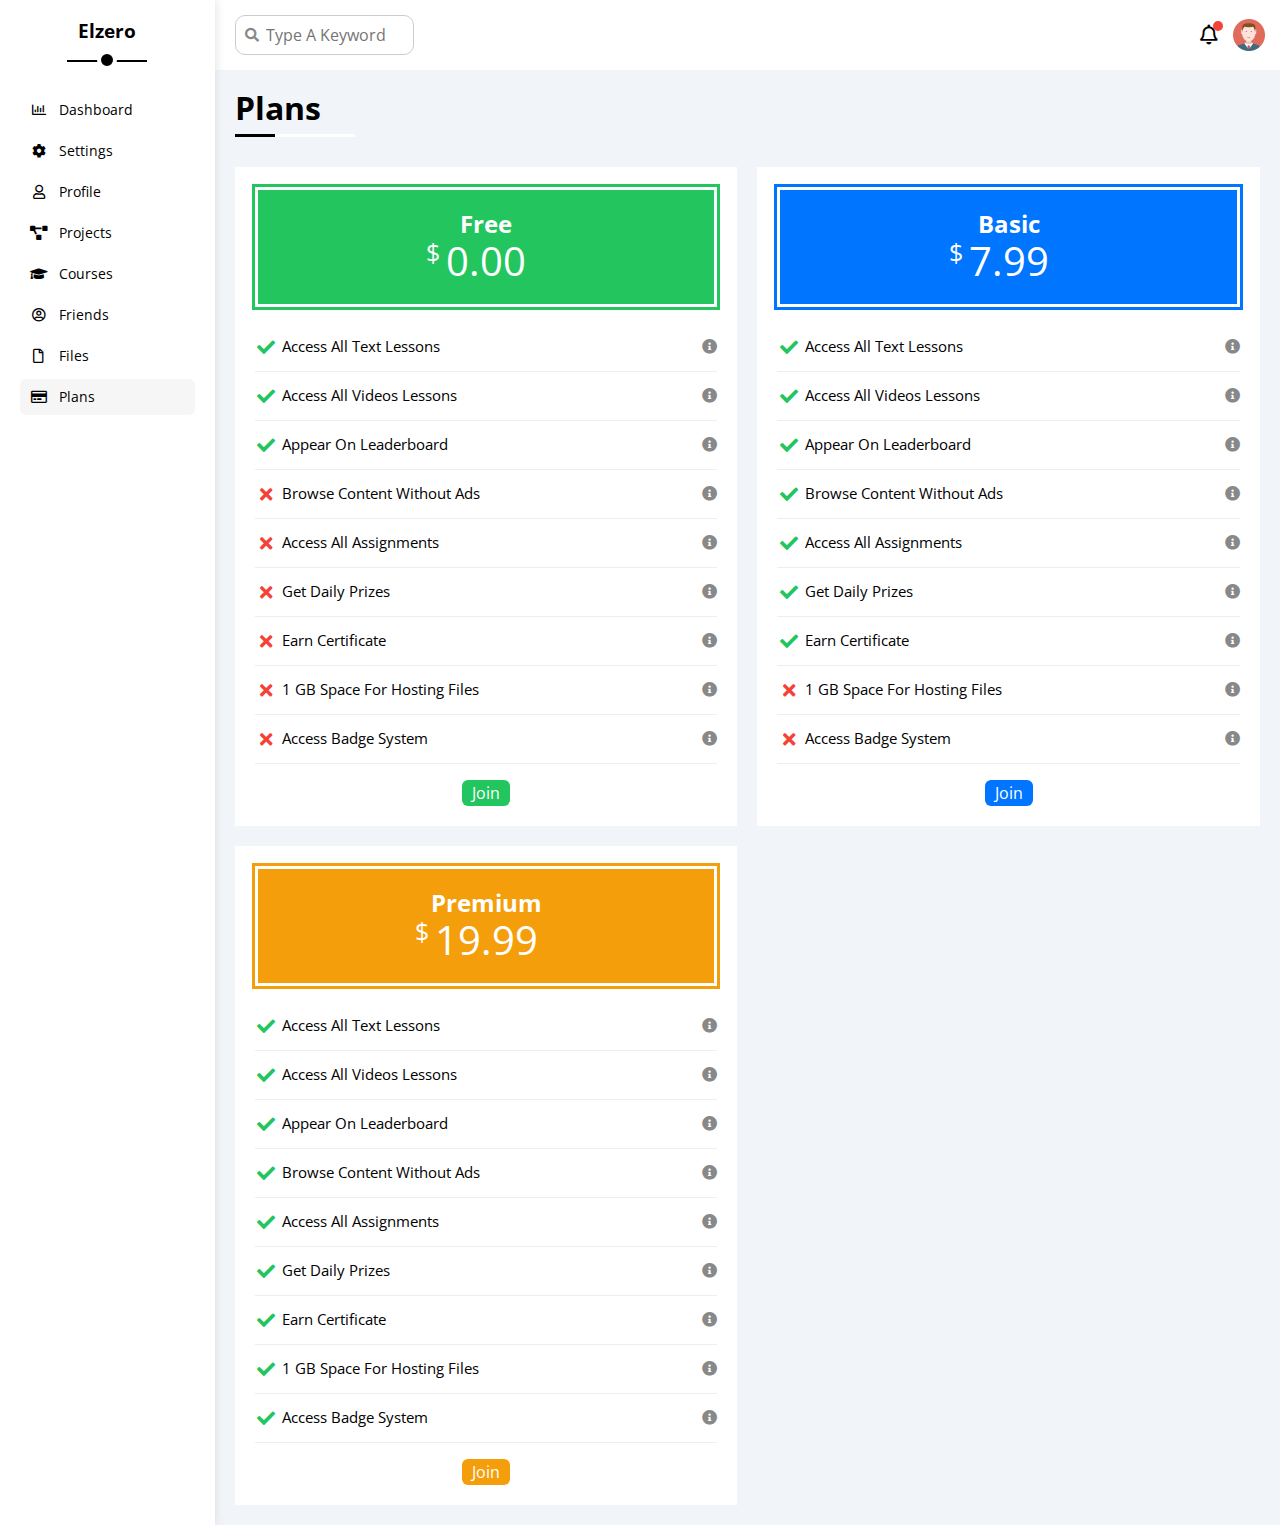
<file: plans.html>
<!DOCTYPE html>
<html lang="en">
<head>
      <meta charset="UTF-8">
      <meta http-equiv="X-UA-Compatible" content="ie=edge">
      <meta name="viewport" content="width=device-width, initial-scale=1.0">
      <title>Plans</title>
      <!-- font awesome library -->
      <link rel="stylesheet" href="css/all.min.css">
      <!-- framwork -->
      <link rel="stylesheet" href="css/framework.css">
      <!-- render all elements normally -->
      <link rel="stylesheet" href="css/normalize.css">
      <link rel="stylesheet" href="css/master.css">
      <!-- google fonts -->
      <link rel="preconnect" href="https://fonts.googleapis.com">
      <link rel="preconnect" href="https://fonts.gstatic.com" crossorigin>
      <link href="https://fonts.googleapis.com/css2?family=Open+Sans:wght@300;500&display=swap" rel="stylesheet">
</head>
<body>
    
<div class="page d-flex">
     <div class="sidebar p-20 bg-white p-relative"> 
        <h3 class="p-relative txt-c mt-0">Elzero</h3>
        <ul>
            <li>
              <a class=" d-flex align-center fs-14 c-black rad-6 p-10" href="index.html">
                <i class="fa-regular fa-chart-bar fa-fw"></i>
                <span class="hide-mobile">Dashboard</span>
              </a>
            </li>
            
            <li>
                <a class="  d-flex align-center fs-14 c-black rad-6 p-10" href="settings.html">
                  <i class="fa-solid fa-gear fa-fw"></i>
                  <span>Settings</span>
                </a>
              </li>
              <li>
                <a class="  d-flex align-center fs-14 c-black rad-6 p-10" href="profile.html">
                  <i class="fa-regular fa-user fa-fw"></i>
                  <span>Profile</span>
                </a>
              </li>
              <li>
                <a class=" d-flex align-center fs-14 c-black rad-6 p-10" href="projects.html">
                  <i class="fa-solid fa-diagram-project fa-fw"></i>
                  <span>Projects</span>
                </a>
              </li>
              <li>
                <a class="  d-flex align-center fs-14 c-black rad-6 p-10" href="courses.html">
                  <i class="fa-solid fa-graduation-cap fa-fw"></i>
                  <span>Courses</span>
                </a>
              </li>
              <li>
                <a class=" d-flex align-center fs-14 c-black rad-6 p-10" href="friends.html">
                  <i class="fa-regular fa-circle-user fa-fw"></i>
                  <span>Friends</span>
                </a>
              </li>
              <li>
                <a class=" d-flex align-center fs-14 c-black rad-6 p-10" href="files.html">
                  <i class="fa-regular fa-file fa-fw"></i>
                  <span>Files</span>
                </a>
              </li>
              <li>
                <a class=" active d-flex align-center fs-14 c-black rad-6 p-10" href="plans.html">
                  <i class="fa-regular fa-credit-card fa-fw"></i>
                  <span>Plans</span>
                </a>
              </li>
            
        </ul>
    </div>
     
    <div class="content w-full">
         <!-- start head -->
      <div class="head bg-white p-15 between-flex">
        <div class="search p-relative">
          <input class="p-10" type="search" placeholder="Type A Keyword">
        </div>
        <div class="icons d-flex align-center">
        <span class="notification p-relative">
          <i class="fa-regular fa-bell fa-lg"></i>
        </span>
       <img src="img/avatar.png" alt="">
       </div>
      </div>
        <!-- end head -->
        <h1 class="p-relative">Plans</h1>
       <div class="plans-page d-grid m-20 gap-20">
        <div class="plan green bg-white p-20">
         <div class="top bg-green txt-c p-20">
           <h2 class="c-white m-0">Free</h2>
           <div class="price c-white p-relative">
            <span class="dolar ">$</span>
            <span class=" fs-40">0.00</span>
           </div>
        </div>
          <ul>
            <li>
                <i class="fa-solid fa-check fa-fw yes"></i>
                <span>Access All Text Lessons</span>
                <i class="fa-solid fa-circle-info help"></i>
              </li>

              <li>
                <i class="fa-solid fa-check fa-fw yes"></i>
                <span>Access All Videos Lessons</span>
                <i class="fa-solid fa-circle-info help"></i>
              </li>

              <li>
                <i class="fa-solid fa-check fa-fw yes"></i>
                <span>Appear On Leaderboard</span>
                <i class="fa-solid fa-circle-info help"></i>
              </li>

              <li>
                <i class="fa-solid fa-xmark fa-fw"></i>
                <span>Browse Content Without Ads</span>
                <i class="fa-solid fa-circle-info help"></i>
              </li>

              <li>
                <i class="fa-solid fa-xmark fa-fw"></i>
                <span>Access All Assignments</span>
                <i class="fa-solid fa-circle-info help"></i>
              </li>

              <li>
                <i class="fa-solid fa-xmark fa-fw"></i>
                <span>Get Daily Prizes</span>
                <i class="fa-solid fa-circle-info help"></i>
              </li>

              <li>
                <i class="fa-solid fa-xmark fa-fw"></i>
                <span>Earn Certificate</span>
                <i class="fa-solid fa-circle-info help"></i>
              </li>

              <li>
                <i class="fa-solid fa-xmark fa-fw"></i>
                <span>1 GB Space For Hosting Files</span>
                <i class="fa-solid fa-circle-info help"></i>
              </li>

              <li>
                <i class="fa-solid fa-xmark fa-fw"></i>
                <span>Access Badge System</span>
                <i class="fa-solid fa-circle-info help"></i>
              </li>
          </ul>
          <a href="#" class="btn-shape bg-green c-white">Join</a>








        


        </div>

        <div class="plan blue bg-white p-20">
          <div class="top bg-blue txt-c p-20">
            <h2 class="c-white m-0">Basic</h2>
            <div class="price c-white p-relative">
             <span class="dolar ">$</span>
             <span class=" fs-40">7.99</span>
            </div>
         </div>
           <ul>
             <li>
                 <i class="fa-solid fa-check fa-fw yes"></i>
                 <span>Access All Text Lessons</span>
                 <i class="fa-solid fa-circle-info help"></i>
               </li>
 
               <li>
                 <i class="fa-solid fa-check fa-fw yes"></i>
                 <span>Access All Videos Lessons</span>
                 <i class="fa-solid fa-circle-info help"></i>
               </li>
 
               <li>
                 <i class="fa-solid fa-check fa-fw yes"></i>
                 <span>Appear On Leaderboard</span>
                 <i class="fa-solid fa-circle-info help"></i>
               </li>
 
               <li>
                <i class="fa-solid fa-check fa-fw yes"></i>
                 <span>Browse Content Without Ads</span>
                 <i class="fa-solid fa-circle-info help"></i>
               </li>
 
               <li>
                <i class="fa-solid fa-check fa-fw yes"></i>
                 <span>Access All Assignments</span>
                 <i class="fa-solid fa-circle-info help"></i>
               </li>
 
               <li>
                <i class="fa-solid fa-check fa-fw yes"></i>
                 <span>Get Daily Prizes</span>
                 <i class="fa-solid fa-circle-info help"></i>
               </li>
 
               <li>
                <i class="fa-solid fa-check fa-fw yes"></i>
                 <span>Earn Certificate</span>
                 <i class="fa-solid fa-circle-info help"></i>
               </li>
 
               <li>
                 <i class="fa-solid fa-xmark fa-fw"></i>
                 <span>1 GB Space For Hosting Files</span>
                 <i class="fa-solid fa-circle-info help"></i>
               </li>
 
               <li>
                 <i class="fa-solid fa-xmark fa-fw"></i>
                 <span>Access Badge System</span>
                 <i class="fa-solid fa-circle-info help"></i>
               </li>
           </ul>
           <a href="#" class="btn-shape bg-blue c-white">Join</a>
 
 
 
 
 
 
 
 
         
 
 
         </div>

         <div class="plan orange bg-white p-20">
          <div class="top bg-orange txt-c p-20">
            <h2 class="c-white m-0">Premium</h2>
            <div class="price c-white p-relative">
             <span class="dolar ">$</span>
             <span class=" fs-40">19.99</span>
            </div>
         </div>
           <ul>
             <li>
                 <i class="fa-solid fa-check fa-fw yes"></i>
                 <span>Access All Text Lessons</span>
                 <i class="fa-solid fa-circle-info help"></i>
               </li>
 
               <li>
                 <i class="fa-solid fa-check fa-fw yes"></i>
                 <span>Access All Videos Lessons</span>
                 <i class="fa-solid fa-circle-info help"></i>
               </li>
 
               <li>
                 <i class="fa-solid fa-check fa-fw yes"></i>
                 <span>Appear On Leaderboard</span>
                 <i class="fa-solid fa-circle-info help"></i>
               </li>
 
               <li>
                <i class="fa-solid fa-check fa-fw yes"></i>
                 <span>Browse Content Without Ads</span>
                 <i class="fa-solid fa-circle-info help"></i>
               </li>
 
               <li>
                <i class="fa-solid fa-check fa-fw yes"></i>
                 <span>Access All Assignments</span>
                 <i class="fa-solid fa-circle-info help"></i>
               </li>
 
               <li>
                <i class="fa-solid fa-check fa-fw yes"></i>
                 <span>Get Daily Prizes</span>
                 <i class="fa-solid fa-circle-info help"></i>
               </li>
 
               <li>
                <i class="fa-solid fa-check fa-fw yes"></i>
                 <span>Earn Certificate</span>
                 <i class="fa-solid fa-circle-info help"></i>
               </li>
 
               <li>
                <i class="fa-solid fa-check fa-fw yes"></i>
                 <span>1 GB Space For Hosting Files</span>
                 <i class="fa-solid fa-circle-info help"></i>
               </li>
 
               <li>
                <i class="fa-solid fa-check fa-fw yes"></i>
                 <span>Access Badge System</span>
                 <i class="fa-solid fa-circle-info help"></i>
               </li>
           </ul>
           <a href="#" class="btn-shape bg-orange c-white">Join</a>
 
 
 
 
 
 
 
 
         
 
 
         </div>





















       </div>


</body>
</html>
</file>
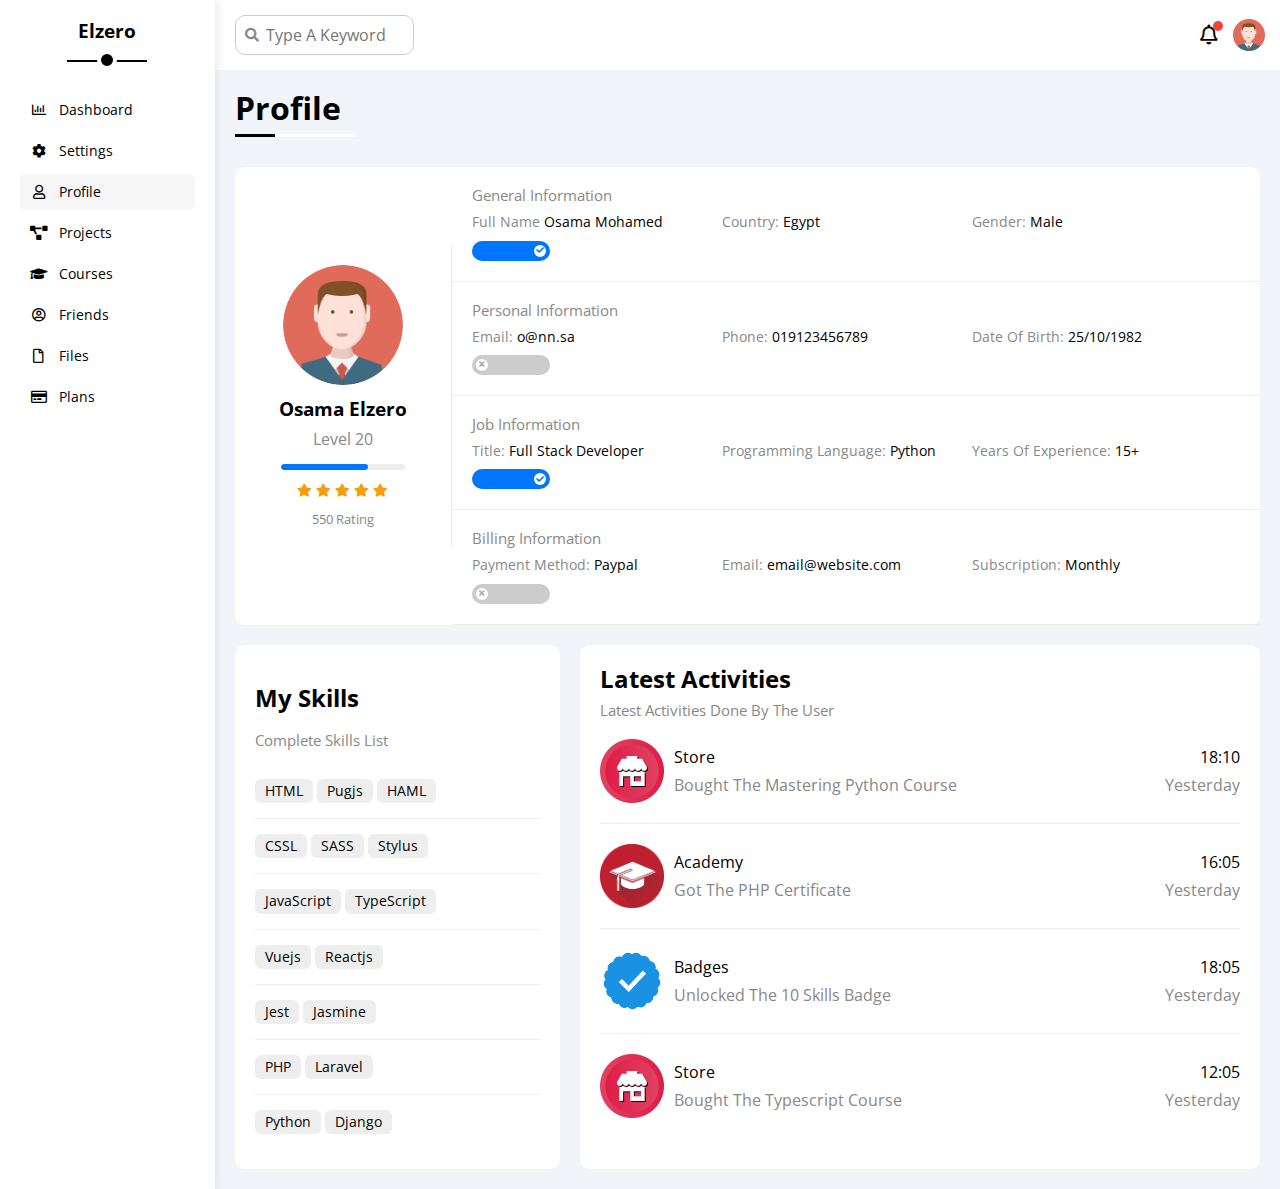
<file: profile.html>
<!DOCTYPE html>
<html lang="en">
<head>
      <meta charset="UTF-8">
      <meta http-equiv="X-UA-Compatible" content="ie=edge">
      <meta name="viewport" content="width=device-width, initial-scale=1.0">
      <title>Profile</title>
      <!-- font awesome library -->
      <link rel="stylesheet" href="css/all.min.css">
      <!-- framwork -->
      <link rel="stylesheet" href="css/framework.css">
      <!-- render all elements normally -->
      <link rel="stylesheet" href="css/normalize.css">
      <link rel="stylesheet" href="css/master.css">
      <!-- google fonts -->
      <link rel="preconnect" href="https://fonts.googleapis.com">
      <link rel="preconnect" href="https://fonts.gstatic.com" crossorigin>
      <link href="https://fonts.googleapis.com/css2?family=Open+Sans:wght@300;500&display=swap" rel="stylesheet">
</head>
<body>
    
<div class="page d-flex">
     <div class="sidebar p-20 bg-white p-relative"> 
        <h3 class="p-relative txt-c mt-0"   >Elzero</h3>
        <ul>
            <li>
              <a class=" d-flex align-center fs-14 c-black rad-6 p-10" href="index.html">
                <i class="fa-regular fa-chart-bar fa-fw"></i>
                <span class="hide-mobile">Dashboard</span>
              </a>
            </li>
            
            <li>
                <a class="  d-flex align-center fs-14 c-black rad-6 p-10" href="settings.html">
                  <i class="fa-solid fa-gear fa-fw"></i>
                  <span>Settings</span>
                </a>
              </li>
              <li>
                <a class=" active d-flex align-center fs-14 c-black rad-6 p-10" href="profile.html">
                  <i class="fa-regular fa-user fa-fw"></i>
                  <span>Profile</span>
                </a>
              </li>
              <li>
                <a class="d-flex align-center fs-14 c-black rad-6 p-10" href="projects.html">
                  <i class="fa-solid fa-diagram-project fa-fw"></i>
                  <span>Projects</span>
                </a>
              </li>
              <li>
                <a class="d-flex align-center fs-14 c-black rad-6 p-10" href="courses.html">
                  <i class="fa-solid fa-graduation-cap fa-fw"></i>
                  <span>Courses</span>
                </a>
              </li>
              <li>
                <a class="d-flex align-center fs-14 c-black rad-6 p-10" href="friends.html">
                  <i class="fa-regular fa-circle-user fa-fw"></i>
                  <span>Friends</span>
                </a>
              </li>
              <li>
                <a class="d-flex align-center fs-14 c-black rad-6 p-10" href="files.html">
                  <i class="fa-regular fa-file fa-fw"></i>
                  <span>Files</span>
                </a>
              </li>
              <li>
                <a class="d-flex align-center fs-14 c-black rad-6 p-10" href="plans.html">
                  <i class="fa-regular fa-credit-card fa-fw"></i>
                  <span>Plans</span>
                </a>
              </li>
            
        </ul>
    </div>
     
    <div class="content w-full">
         <!-- start head -->
      <div class="head bg-white p-15 between-flex">
        <div class="search p-relative">
          <input class="p-10" type="search" placeholder="Type A Keyword">
        </div>
        <div class="icons d-flex align-center">
        <span class="notification p-relative">
          <i class="fa-regular fa-bell fa-lg"></i>
        </span>
       <img src="img/avatar.png" alt="">
       </div>
       </div>
        <!-- end head -->
        <h1 class="p-relative">Profile</h1>
        <div class="profile-page m-20">
         <!-- start overview -->
          <div class="overview bg-white rad-10 d-flex align-center">
           <div class="avatar-box  p-20 txt-c">
            <img class="rad-half mb-10" src="img/avatar.png" alt="">
            <h3 class="m-0 ">Osama Elzero</h3>
            <p class="c-grey mt-10">Level 20</p>
           <div class="level bg-eee rad-6 p-relative">
            <span></span>
            </div>
            <div class="rating mt-10 mb-10">
                <i class="fa-solid fa-star c-orange fs-13"></i>
                <i class="fa-solid fa-star c-orange fs-13"></i>
                <i class="fa-solid fa-star c-orange fs-13"></i>
                <i class="fa-solid fa-star c-orange fs-13"></i>
                <i class="fa-solid fa-star c-orange fs-13"></i>
            </div>
            <span class="c-grey fs-13">550 Rating</span>
           </div>

           <div class="info-box">
            <div class="box p-20 d-flex align-center ">
              <h3 class="c-grey fs-15 w-full m-0">General Information</h3>
              <p class="c-grey fs-14 m-0">Full Name <span class="c-black">Osama Mohamed</span></p>
              <p class="c-grey fs-14 m-0">Country: <span class="c-black">Egypt</span></p>
              <p class="c-grey fs-14 m-0">Gender: <span class="c-black">Male</span></p>
              <div class="fs-14">
                <label>
                  <input class="toggle-checkbox" type="checkbox" checked="">
                  <div class="toggle-switch"></div>
                </label>
              </div>
            </div>
            
            <div class="box p-20 d-flex align-center ">
              <h3 class="c-grey fs-15 w-full m-0">Personal Information</h3>
              <p class="c-grey fs-14 m-0">Email: <span class="c-black">o@nn.sa</span></p>
              <p class="c-grey fs-14 m-0">Phone: <span class="c-black">019123456789 </span></p>
              <p class="c-grey fs-14 m-0">Date Of Birth: <span class="c-black">25/10/1982</span></p>
              <div class="fs-14">
                <label>
                  <input class="toggle-checkbox" type="checkbox" >
                  <div class="toggle-switch"></div>
                </label>
              </div>
            </div>  

            <div class="box p-20 d-flex align-center ">
              <h3 class="c-grey fs-15 w-full m-0">Job Information</h3>
              <p class="c-grey fs-14 m-0">Title: <span class="c-black">Full Stack Developer</span></p>
              <p class="c-grey fs-14 m-0">Programming Language: <span class="c-black">Python</span></p>
              <p class="c-grey fs-14 m-0">Years Of Experience: <span class="c-black">15+</span></p>
              <div class="fs-14">
                <label>
                  <input class="toggle-checkbox" type="checkbox" checked="">
                  <div class="toggle-switch"></div>
                </label>
              </div>
            </div>

            <div class="box p-20 d-flex align-center ">
              <h3 class="c-grey fs-15 w-full m-0">Billing Information</h3>
              <p class="c-grey fs-14 m-0">Payment Method: <span class="c-black">Paypal</span></p>
              <p class="c-grey fs-14 m-0">Email: <span class="c-black">email@website.com</span></p>
              <p class="c-grey fs-14 m-0">Subscription: <span class="c-black">Monthly</span></p>
              <div class="fs-14">
                <label>
                  <input class="toggle-checkbox" type="checkbox" >
                  <div class="toggle-switch"></div>
                </label>
              </div>
            </div>
           </div>
          </div> 
         <!-- end overview -->
         <!-- start skils -->
          <div class="carte d-flex">          
            <div class="skills bg-white rad-10 p-20 mt-20  ">
              <h2>My Skills</h2>
              <p class="fs-15 c-grey">Complete Skills List</p>
               <div class="skil-raw">
                <span>HTML</span>
                <span>Pugjs</span>
                <span>HAML</span>
               </div>

               <div class="skil-raw">
                <span>CSSL</span>
                <span>SASS</span>
                <span>Stylus</span>
               </div>

               <div class="skil-raw">
                <span>JavaScript</span>
                <span>TypeScript</span>
               </div>

               <div class="skil-raw">
                <span>Vuejs</span>
                <span>Reactjs</span>
               </div>

               <div class="skil-raw">
                <span>Jest</span>
                <span>Jasmine</span>
               </div>

               <div class="skil-raw">
                <span>PHP</span>
                <span>Laravel</span>
               </div>

               <div class="skil-raw">
                <span>Python</span>
                <span>Django</span>
               </div>
          </div>
            <!-- end skils -->
             <!-- start  Latest-Activities skils -->
          <div class="latest-activities bg-white rad-10 p-20 mt-20  ">
            <h2 class="mt-0 mb-10">Latest Activities</h2>
            <p class="mt-0 mb-20 c-grey fs-15">Latest Activities Done By The User</p>
            <div class="activity d-flex align-center txt-c-mobile">
              <img decoding="async" src="img/activity-01.png" alt="" />
              <div class="info">
                <span class="d-block mb-10">Store</span>
                <span class="c-grey">Bought The Mastering Python Course</span>
              </div>
              <div class="date">
                <span class="d-block mb-10">18:10</span>
                <span class="c-grey">Yesterday</span>
              </div>
            </div>
            <div class="activity d-flex align-center txt-c-mobile">
              <img decoding="async" src="img/activity-02.png" alt="" />
              <div class="info">
                <span class="d-block mb-10">Academy</span>
                <span class="c-grey">Got The PHP Certificate</span>
              </div>
              <div class="date">
                <span class="d-block mb-10">16:05</span>
                <span class="c-grey">Yesterday</span>
              </div>
            </div>
            <div class="activity d-flex align-center txt-c-mobile">
              <img decoding="async" src="img/activity-03.png" alt="" />
              <div class="info">
                <span class="d-block mb-10">Badges</span>
                <span class="c-grey">Unlocked The 10 Skills Badge</span>
              </div>
              <div class="date">
                <span class="d-block mb-10">18:05</span>
                <span class="c-grey">Yesterday</span>
              </div>
            </div>
            <div class="activity d-flex align-center txt-c-mobile">
              <img decoding="async" src="img/activity-01.png" alt="" />
              <div class="info">
                <span class="d-block mb-10">Store</span>
                <span class="c-grey">Bought The Typescript Course</span>
              </div>
              <div class="date">
                <span class="d-block mb-10">12:05</span>
                <span class="c-grey">Yesterday</span>
              </div>
            </div>
        </div>
         
         <!-- end Latest-Activities skils -->
          </div>
        </div>
       
      </div>

    </div>
</body>
</html>
</file>
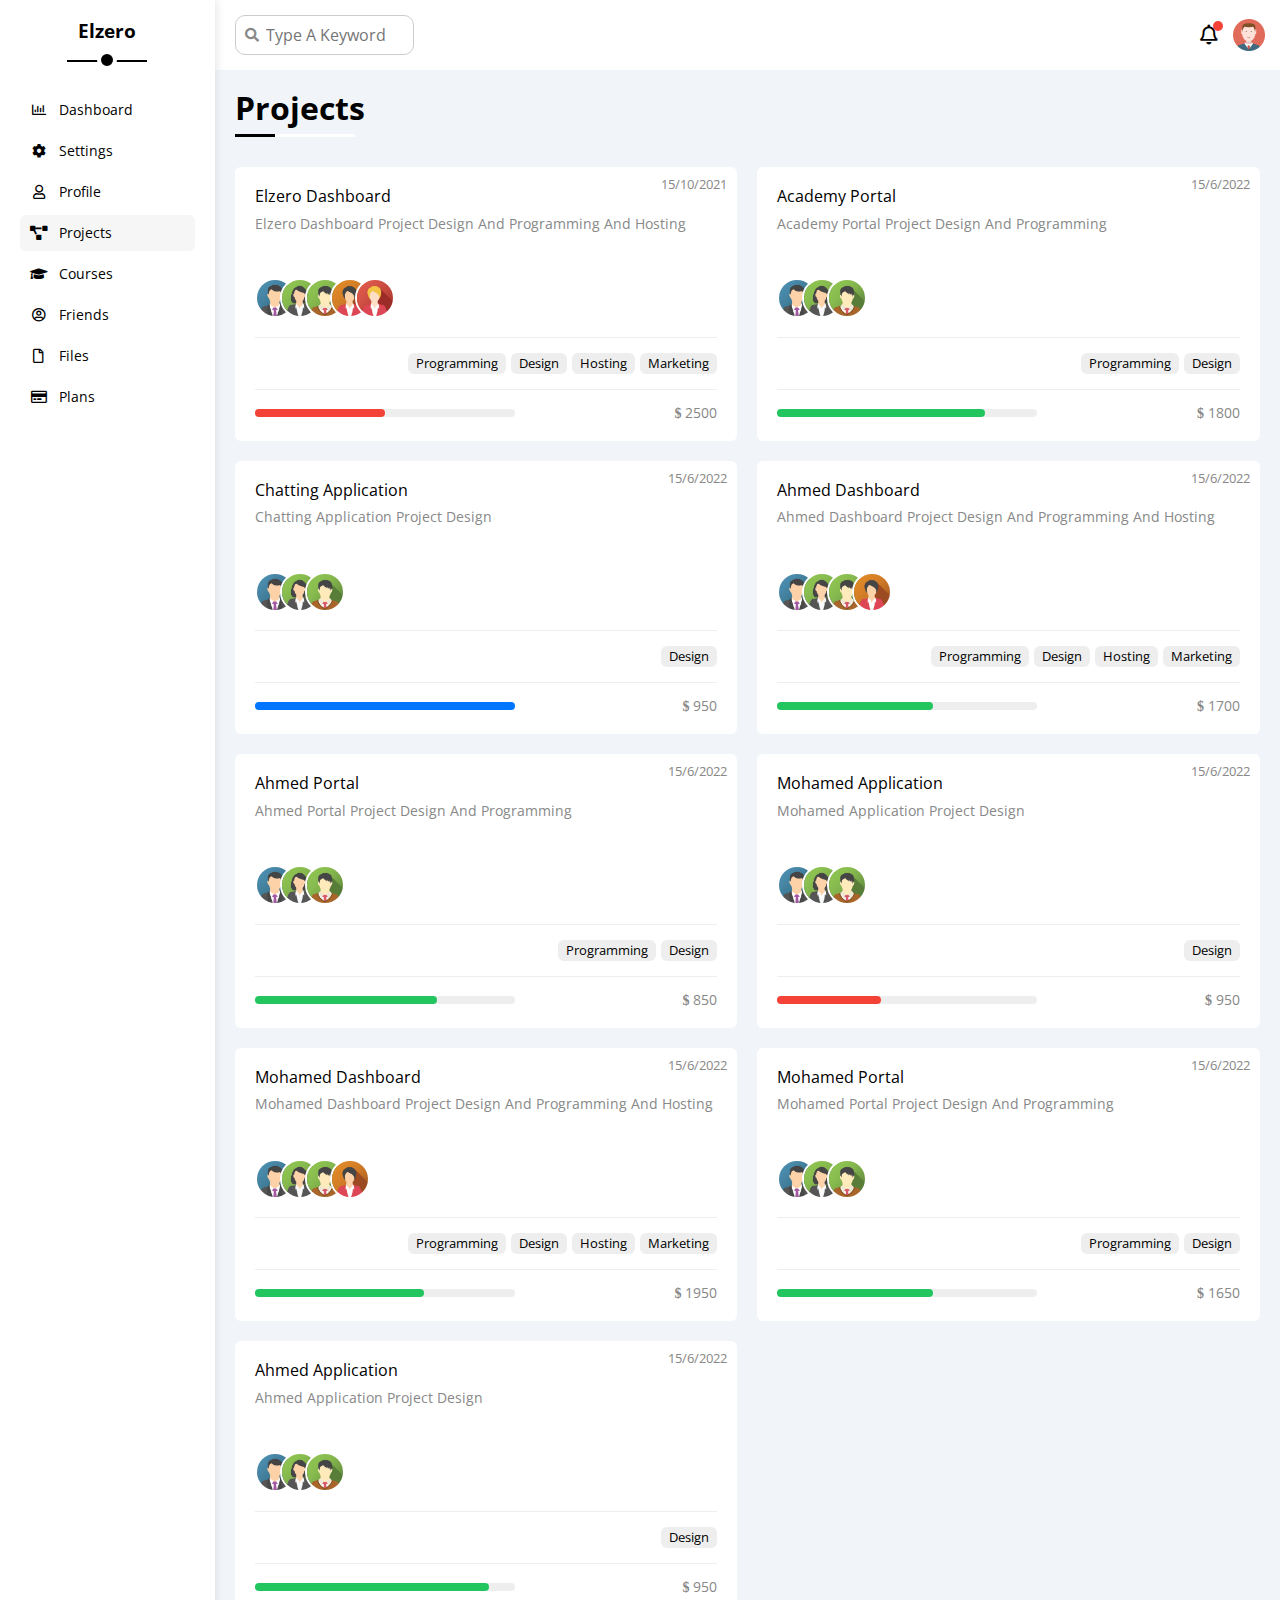
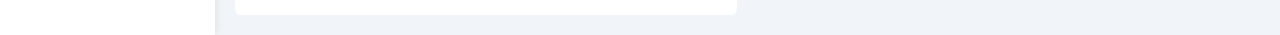
<file: projects.html>
<!DOCTYPE html>
<html lang="en">
<head>
      <meta charset="UTF-8">
      <meta http-equiv="X-UA-Compatible" content="ie=edge">
      <meta name="viewport" content="width=device-width, initial-scale=1.0">
      <title>Projects</title>
      <!-- font awesome library -->
      <link rel="stylesheet" href="css/all.min.css">
      <!-- framwork -->
      <link rel="stylesheet" href="css/framework.css">
      <!-- render all elements normally -->
      <link rel="stylesheet" href="css/normalize.css">
      <link rel="stylesheet" href="css/master.css">
      <!-- google fonts -->
      <link rel="preconnect" href="https://fonts.googleapis.com">
      <link rel="preconnect" href="https://fonts.gstatic.com" crossorigin>
      <link href="https://fonts.googleapis.com/css2?family=Open+Sans:wght@300;500&display=swap" rel="stylesheet">
</head>
<body>
    
<div class="page d-flex">
     <div class="sidebar p-20 bg-white p-relative"> 
        <h3 class="p-relative txt-c mt-0"   >Elzero</h3>
        <ul>
            <li>
              <a class=" d-flex align-center fs-14 c-black rad-6 p-10" href="index.html">
                <i class="fa-regular fa-chart-bar fa-fw"></i>
                <span class="hide-mobile">Dashboard</span>
              </a>
            </li>
            
            <li>
                <a class="  d-flex align-center fs-14 c-black rad-6 p-10" href="settings.html">
                  <i class="fa-solid fa-gear fa-fw"></i>
                  <span>Settings</span>
                </a>
              </li>
              <li>
                <a class="  d-flex align-center fs-14 c-black rad-6 p-10" href="profile.html">
                  <i class="fa-regular fa-user fa-fw"></i>
                  <span>Profile</span>
                </a>
              </li>
              <li>
                <a class="active d-flex align-center fs-14 c-black rad-6 p-10" href="projects.html">
                  <i class="fa-solid fa-diagram-project fa-fw"></i>
                  <span>Projects</span>
                </a>
              </li>
              <li>
                <a class="d-flex align-center fs-14 c-black rad-6 p-10" href="courses.html">
                  <i class="fa-solid fa-graduation-cap fa-fw"></i>
                  <span>Courses</span>
                </a>
              </li>
              <li>
                <a class="d-flex align-center fs-14 c-black rad-6 p-10" href="friends.html">
                  <i class="fa-regular fa-circle-user fa-fw"></i>
                  <span>Friends</span>
                </a>
              </li>
              <li>
                <a class="d-flex align-center fs-14 c-black rad-6 p-10" href="files.html">
                  <i class="fa-regular fa-file fa-fw"></i>
                  <span>Files</span>
                </a>
              </li>
              <li>
                <a class="d-flex align-center fs-14 c-black rad-6 p-10" href="plans.html">
                  <i class="fa-regular fa-credit-card fa-fw"></i>
                  <span>Plans</span>
                </a>
              </li>
            
        </ul>
    </div>
     
    <div class="content w-full">
         <!-- start head -->
      <div class="head bg-white p-15 between-flex">
        <div class="search p-relative">
          <input class="p-10" type="search" placeholder="Type A Keyword">
        </div>
        <div class="icons d-flex align-center">
        <span class="notification p-relative">
          <i class="fa-regular fa-bell fa-lg"></i>
        </span>
       <img src="img/avatar.png" alt="">
       </div>
      </div>
        <!-- end head -->
        <h1 class="p-relative">Projects</h1>
      <div class="projects-page m-20 d-grid gap-20">
         <div class="project p-20 rad-6 bg-white p-relative">
            <span class="date fs-13 c-grey">15/10/2021</span>
            <h4 class="m-0">Elzero Dashboard</h4>
            <P class="c-grey mt-10 mb-10 fs-14">Elzero Dashboard Project Design And Programming And Hosting</P>
            <div class="team">
              <a href="#"><img src="img/team-01.png" alt=""></a>
              <a href="#"><img src="img/team-02.png" alt=""></a>
              <a href="#"><img src="img/team-03.png" alt=""></a>
              <a href="#"><img src="img/team-04.png" alt=""></a>
              <a href="#"><img src="img/team-05.png" alt=""></a>
            </div>
            
            <div class="work d-flex">
              <span class=" fs-13 bg-eee rad-6">Programming</span>
              <span class="fs-13 bg-eee rad-6">Design</span>
              <span class="fs-13 bg-eee rad-6">Hosting</span>
              <span class="fs-13 bg-eee rad-6">Marketing</span>

            </div>
            <div class="info between-flex">
             <div class="progress bg-eee">
                <span class="bg-red" style="width: 50%"></span>
             </div>
              
             <div class="fs-14 c-grey">
                <i class="fa-solid fa-dollar-sign"></i>
                2500
             </div>



            </div>


         </div>
 
         <div class="project p-20 rad-6 bg-white p-relative">
          <span class="date fs-13 c-grey">15/6/2022</span>
          <h4 class="m-0">Academy Portal</h4>
          <P class="c-grey mt-10 mb-10 fs-14">Academy Portal Project Design And Programming</P>
          <div class="team">
            <a href="#"><img src="img/team-01.png" alt=""></a>
            <a href="#"><img src="img/team-02.png" alt=""></a>
            <a href="#"><img src="img/team-03.png" alt=""></a>
          </div>
          
          <div class="work d-flex">
            <span class=" fs-13 bg-eee rad-6">Programming</span>
            <span class="fs-13 bg-eee rad-6">Design</span>
            
          </div>
          <div class="info between-flex">
           <div class="progress bg-eee">
              <span class="bg-green" style="width: 80%"></span>
           </div>
            
           <div class="fs-14 c-grey">
              <i class="fa-solid fa-dollar-sign"></i>
              1800
           </div>



          </div>


       </div>

       <div class="project p-20 rad-6 bg-white p-relative">
        <span class="date fs-13 c-grey">15/6/2022</span>
        <h4 class="m-0">Chatting Application</h4>
        <P class="c-grey mt-10 mb-10 fs-14">Chatting Application Project Design</P>
        <div class="team">
          <a href="#"><img src="img/team-01.png" alt=""></a>
          <a href="#"><img src="img/team-02.png" alt=""></a>
          <a href="#"><img src="img/team-03.png" alt=""></a>
        </div>
        
        <div class="work d-flex">
          <span class="fs-13 bg-eee rad-6">Design</span>
          
        </div>
        <div class="info between-flex">
         <div class="progress bg-eee">
            <span class="bg-blue" style="width: 100%"></span>
         </div>
          
         <div class="fs-14 c-grey">
            <i class="fa-solid fa-dollar-sign"></i>
            950
         </div>



        </div>


     </div>

     <div class="project bg-white p-20 rad-6 p-relative">
      <span class="date fs-13 c-grey">15/6/2022</span>
      <h4 class="m-0">Ahmed Dashboard</h4>
      <p class="c-grey mt-10 mb-10 fs-14">Ahmed Dashboard Project Design And Programming And Hosting</p>
      <div class="team">
        <a href="#"><img decoding="async" src="img/team-01.png" alt="" /></a>
        <a href="#"><img decoding="async" src="img/team-02.png" alt="" /></a>
        <a href="#"><img decoding="async" src="img/team-03.png" alt="" /></a>
        <a href="#"><img decoding="async" src="img/team-04.png" alt="" /></a>
      </div>
      <div class="work d-flex">
        <span class="fs-13 rad-6 bg-eee">Programming</span>
        <span class="fs-13 rad-6 bg-eee">Design</span>
        <span class="fs-13 rad-6 bg-eee">Hosting</span>
        <span class="fs-13 rad-6 bg-eee">Marketing</span>
      </div>
      <div class="info between-flex">
        <div class="progress bg-eee">
          <span class="bg-green" style="width: 60%"></span>
        </div>
        <div class="fs-14 c-grey">
          <i class="fa-solid fa-dollar-sign"></i>
          1700
        </div>
      </div>
    </div>
    <div class="project bg-white p-20 rad-6 p-relative">
      <span class="date fs-13 c-grey">15/6/2022</span>
      <h4 class="m-0">Ahmed Portal</h4>
      <p class="c-grey mt-10 mb-10 fs-14">Ahmed Portal Project Design And Programming</p>
      <div class="team">
        <a href="#"><img decoding="async" src="img/team-01.png" alt="" /></a>
        <a href="#"><img decoding="async" src="img/team-02.png" alt="" /></a>
        <a href="#"><img decoding="async" src="img/team-03.png" alt="" /></a>
      </div>
      <div class="work d-flex">
        <span class="fs-13 rad-6 bg-eee">Programming</span>
        <span class="fs-13 rad-6 bg-eee">Design</span>
      </div>
      <div class="info between-flex">
        <div class="progress bg-eee">
          <span class="bg-green" style="width: 70%"></span>
        </div>
        <div class="fs-14 c-grey">
          <i class="fa-solid fa-dollar-sign"></i>
          850
        </div>
      </div>
    </div>
    <div class="project bg-white p-20 rad-6 p-relative">
      <span class="date fs-13 c-grey">15/6/2022</span>
      <h4 class="m-0">Mohamed Application</h4>
      <p class="c-grey mt-10 mb-10 fs-14">Mohamed Application Project Design</p>
      <div class="team">
        <a href="#"><img decoding="async" src="img/team-01.png" alt="" /></a>
        <a href="#"><img decoding="async" src="img/team-02.png" alt="" /></a>
        <a href="#"><img decoding="async" src="img/team-03.png" alt="" /></a>
      </div>
      <div class="work d-flex">
        <span class="fs-13 rad-6 bg-eee">Design</span>
      </div>
      <div class="info between-flex">
        <div class="progress bg-eee">
          <span class="bg-red" style="width: 40%"></span>
        </div>
        <div class="fs-14 c-grey">
          <i class="fa-solid fa-dollar-sign"></i>
          950
        </div>
      </div>
    </div>
    <div class="project bg-white p-20 rad-6 p-relative">
      <span class="date fs-13 c-grey">15/6/2022</span>
      <h4 class="m-0">Mohamed Dashboard</h4>
      <p class="c-grey mt-10 mb-10 fs-14">Mohamed Dashboard Project Design And Programming And Hosting</p>
      <div class="team">
        <a href="#"><img decoding="async" src="img/team-01.png" alt="" /></a>
        <a href="#"><img decoding="async" src="img/team-02.png" alt="" /></a>
        <a href="#"><img decoding="async" src="img/team-03.png" alt="" /></a>
        <a href="#"><img decoding="async" src="img/team-04.png" alt="" /></a>
      </div>
      <div class="work d-flex">
        <span class="fs-13 rad-6 bg-eee">Programming</span>
        <span class="fs-13 rad-6 bg-eee">Design</span>
        <span class="fs-13 rad-6 bg-eee">Hosting</span>
        <span class="fs-13 rad-6 bg-eee">Marketing</span>
      </div>
      <div class="info between-flex">
        <div class="progress bg-eee">
          <span class="bg-green" style="width: 65%"></span>
        </div>
        <div class="fs-14 c-grey">
          <i class="fa-solid fa-dollar-sign"></i>
          1950
        </div>
      </div>
    </div>
    <div class="project bg-white p-20 rad-6 p-relative">
      <span class="date fs-13 c-grey">15/6/2022</span>
      <h4 class="m-0">Mohamed Portal</h4>
      <p class="c-grey mt-10 mb-10 fs-14">Mohamed Portal Project Design And Programming</p>
      <div class="team">
        <a href="#"><img decoding="async" src="img/team-01.png" alt="" /></a>
        <a href="#"><img decoding="async" src="img/team-02.png" alt="" /></a>
        <a href="#"><img decoding="async" src="img/team-03.png" alt="" /></a>
      </div>
      <div class="work d-flex">
        <span class="fs-13 rad-6 bg-eee">Programming</span>
        <span class="fs-13 rad-6 bg-eee">Design</span>
      </div>
      <div class="info between-flex">
        <div class="progress bg-eee">
          <span class="bg-green" style="width: 60%"></span>
        </div>
        <div class="fs-14 c-grey">
          <i class="fa-solid fa-dollar-sign"></i>
          1650
        </div>
      </div>
    </div>
    <div class="project bg-white p-20 rad-6 p-relative">
      <span class="date fs-13 c-grey">15/6/2022</span>
      <h4 class="m-0">Ahmed Application</h4>
      <p class="c-grey mt-10 mb-10 fs-14">Ahmed Application Project Design</p>
      <div class="team">
        <a href="#"><img decoding="async" src="img/team-01.png" alt="" /></a>
        <a href="#"><img decoding="async" src="img/team-02.png" alt="" /></a>
        <a href="#"><img decoding="async" src="img/team-03.png" alt="" /></a>
      </div>
      <div class="work d-flex">
        <span class="fs-13 rad-6 bg-eee">Design</span>
      </div>
      <div class="info between-flex">
        <div class="progress bg-eee">
          <span class="bg-green" style="width: 90%"></span>
        </div>
        <div class="fs-14 c-grey">
          <i class="fa-solid fa-dollar-sign"></i>
          950
        </div>
      </div>
        
       
          </div>













        




      </div>

</div>

</body>
</html>
</file>
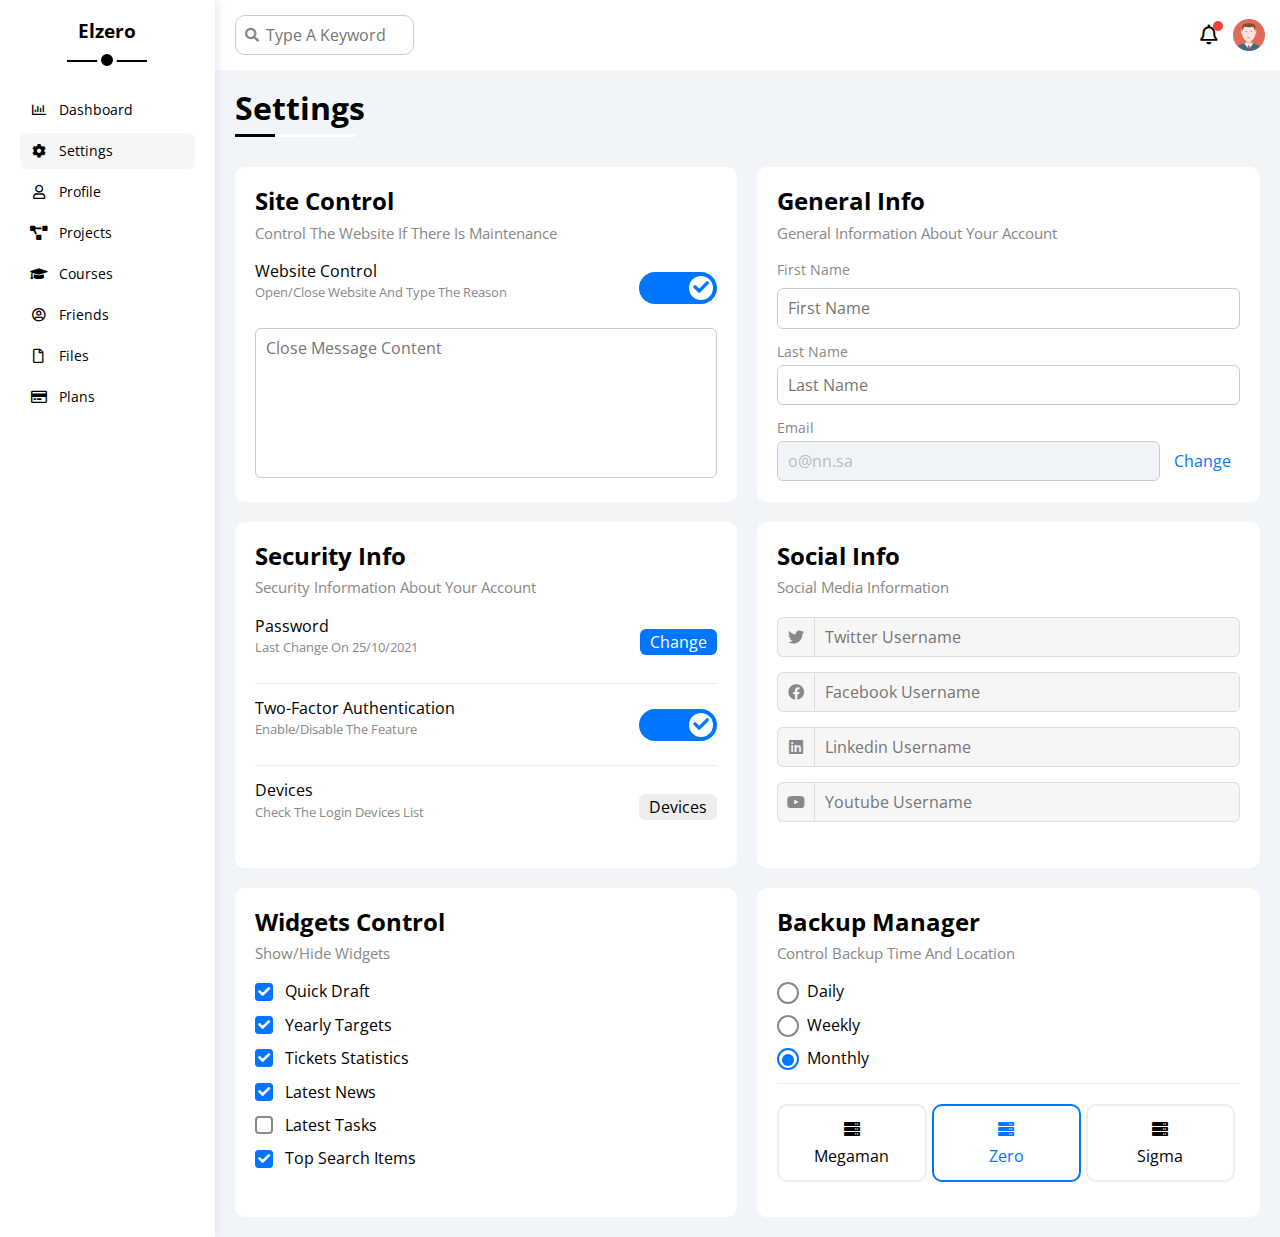
<file: settings.html>
<!DOCTYPE html>
<html lang="en">
<head>
      <meta charset="UTF-8">
      <meta http-equiv="X-UA-Compatible" content="ie=edge">
      <meta name="viewport" content="width=device-width, initial-scale=1.0">
      <title>Settings</title>
      <!-- font awesome library -->
      <link rel="stylesheet" href="css/all.min.css">
      <!-- framwork -->
      <link rel="stylesheet" href="css/framework.css">
      <!-- render all elements normally -->
      <link rel="stylesheet" href="css/normalize.css">
      <link rel="stylesheet" href="css/master.css">
      <!-- google fonts -->
      <link rel="preconnect" href="https://fonts.googleapis.com">
      <link rel="preconnect" href="https://fonts.gstatic.com" crossorigin>
      <link href="https://fonts.googleapis.com/css2?family=Open+Sans:wght@300;500&display=swap" rel="stylesheet">
</head>
<body>
    
<div class="page d-flex">
     <div class="sidebar p-20 bg-white p-relative"> 
        <h3 class="p-relative txt-c mt-0"   >Elzero</h3>
        <ul>
            <li>
              <a class=" d-flex align-center fs-14 c-black rad-6 p-10" href="index.html">
                <i class="fa-regular fa-chart-bar fa-fw"></i>
                <span class="hide-mobile">Dashboard</span>
              </a>
            </li>
            
            <li>
                <a class=" active d-flex align-center fs-14 c-black rad-6 p-10" href="settings.html">
                  <i class="fa-solid fa-gear fa-fw"></i>
                  <span>Settings</span>
                </a>
              </li>
              <li>
                <a class="d-flex align-center fs-14 c-black rad-6 p-10" href="profile.html">
                  <i class="fa-regular fa-user fa-fw"></i>
                  <span>Profile</span>
                </a>
              </li>
              <li>
                <a class="d-flex align-center fs-14 c-black rad-6 p-10" href="projects.html">
                  <i class="fa-solid fa-diagram-project fa-fw"></i>
                  <span>Projects</span>
                </a>
              </li>
              <li>
                <a class="d-flex align-center fs-14 c-black rad-6 p-10" href="courses.html">
                  <i class="fa-solid fa-graduation-cap fa-fw"></i>
                  <span>Courses</span>
                </a>
              </li>
              <li>
                <a class="d-flex align-center fs-14 c-black rad-6 p-10" href="friends.html">
                  <i class="fa-regular fa-circle-user fa-fw"></i>
                  <span>Friends</span>
                </a>
              </li>
              <li>
                <a class="d-flex align-center fs-14 c-black rad-6 p-10" href="files.html">
                  <i class="fa-regular fa-file fa-fw"></i>
                  <span>Files</span>
                </a>
              </li>
              <li>
                <a class="d-flex align-center fs-14 c-black rad-6 p-10" href="plans.html">
                  <i class="fa-regular fa-credit-card fa-fw"></i>
                  <span>Plans</span>
                </a>
              </li>
            
        </ul>
    </div>
     
    <div class="content w-full">
         <!-- start head -->
      <div class="head bg-white p-15 between-flex">
        <div class="search p-relative">
          <input class="p-10" type="search" placeholder="Type A Keyword">
        </div>
        <div class="icons d-flex align-center">
        <span class="notification p-relative">
          <i class="fa-regular fa-bell fa-lg"></i>
        </span>
       <img src="img/avatar.png" alt="">
       </div>
       </div>
        <!-- end head -->
        <h1 class="p-relative">Settings</h1>
        <div class="settings-page m-20 d-grid gap-20 ">
          <!-- start settings box -->
            <div class=" bg-white rad-10 p-20">
             <h2 class="mt-0 mb-10">Site Control</h2>
             <P class="mt-0 mb-20 c-grey fs-15">Control The Website If There Is Maintenance</P>
            <div class="mb-15 between-flex">
              <div>
                <span>Website Control</span>
                <p class="c-grey mt-5 mb-0 fs-13">Open/Close Website And Type The Reason</p>
              </div>
              <div>
                <label>
                  <input class="toggle-checkbox" type="checkbox" checked="">
                  <div class="toggle-switch"></div>
                </label>
              </div>
            </div>
            <textarea class="close-message p-10 rad-6  w-full" placeholder="Close Message Content"></textarea>
            </div>
          <!-- end settings box -->
            <!-- startsettings box -->
            <div class=" bg-white rad-10 p-20">
              <h2 class="mt-0 mb-10">General Info</h2>
              <P class="mt-0 mb-20 c-grey fs-15">General Information About Your Account</P>
              <div class="mb-15">
                <label class="fs-14 c-grey d-block mb-10" for="first">First Name</label>
                <input class="b-none border-ccc p-10 rad-6 d-block w-full" type="text" id="first" placeholder="First Name">
              </div>

              <div class="mb-15">
                <label class="fs-14 c-grey d-block mb-5" for="last">Last Name</label>
                <input class="b-none border-ccc p-10 rad-6 d-block w-full" id="last" type="text" placeholder="Last Name">
              </div>

              <div>
                <label class="fs-14 c-grey d-block mb-5" for="email">Email</label>
                <input class="email b-none border-ccc p-10 rad-6 w-full mr-10" id="email" type="email" value="o@nn.sa" disabled="">
                <a class="c-blue" href="#">Change</a>
              </div>
           <!-- end general info box -->
        
        </div>
        <!-- end settings box -->
         <!-- start settings box -->
         <div class=" bg-white rad-10 p-20">
            <h2 class="mt-0 mb-10">Security Info</h2>
            <P class="mt-0 mb-20 c-grey fs-15">Security Information About Your Account</P>
            <div class="sec-box mb-15 between-flex">
           <div>
             <span>Password</span>
             <p class="c-grey mt-5 mb-0 fs-13">Last Change On 25/10/2021</p>
           </div>
           <a class=" button btn-shape c-white bg-blue"  href="">Change</a>
            </div>
         
             <div class="sec-box mb-15 between-flex">
          <div>
            <span>Two-Factor Authentication</span>
            <p class="c-grey mt-5 mb-0 fs-13">Enable/Disable The Feature</p>
          </div>
          <div>
            <label>
              <input class="toggle-checkbox" type="checkbox" checked="">
              <div class="toggle-switch"></div>
            </label>
          </div>
             </div>
             
             <div class="sec-box mb-15 between-flex">
              <div>
                <span>Devices</span>
                <p class="c-grey mt-5 mb-0 fs-13">Check The Login Devices List</p>
              </div>
              <a class="btn-shape bg-eee c-black "  href="">Devices</a>
               </div>
                 
          </div>
        <!-- end settings box -->

        <!-- start settings box -->
        <div class="social-boxes bg-white rad-10 p-20">
          <h2 class="mt-0 mb-10">Social Info</h2>
          <P class="mt-0 mb-20 c-grey fs-15">Social Media Information</P>
          <div class="align-center mb-15 d-flex">
            <i class="fa-brands fa-twitter c-grey center-flex"></i>
            <input class="w-full" type="text" placeholder="Twitter Username">
          </div>

          <div class="align-center mb-15 d-flex">
            <i class="fa-brands fa-facebook c-grey center-flex"></i>
            <input class="w-full" type="text" placeholder="Facebook Username">
          </div>

          <div class="align-center mb-15 d-flex">
            <i class="fa-brands fa-linkedin c-grey center-flex"></i>
            <input class="w-full" type="text" placeholder="Linkedin Username">
          </div>

          <div class="align-center d-flex">
            <i class="fa-brands fa-youtube c-grey center-flex"></i>
            <input class="w-full" type="text" placeholder="Youtube Username">
          </div>


         </div>
       <!-- end settings box -->

       <!-- start settings box -->
       <div class="Widgets-Control bg-white rad-10 p-20">
        <h2 class="mt-0 mb-10">Widgets Control</h2>
        <P class="mt-0 mb-20 c-grey fs-15">Show/Hide Widgets</P>
        <div class="Control d-flex align-center mb-15">
          <input type="checkbox" id="one" checked>
          <label for="one">Quick Draft</label>
        </div>
        <div class="Control d-flex align-center mb-15">
          <input type="checkbox" id="two" checked>
          <label for="two">Yearly Targets</label>
        </div>
        <div class="Control d-flex align-center mb-15">
          <input type="checkbox" id="three" checked>
          <label for="three">Tickets Statistics</label>
        </div>
        <div class="Control d-flex align-center mb-15">
          <input type="checkbox" id="four" checked>
          <label for="four">Latest News</label>
        </div>
        <div class="Control d-flex align-center mb-15">
          <input type="checkbox" id="five">
          <label for="five">Latest Tasks</label>
        </div>
        <div class="Control d-flex align-center mb-15">
          <input type="checkbox" id="six" checked>
          <label for="six">Top Search Items</label>
        </div>


       </div>
     <!-- end settings box -->

     <!-- start settings box -->
     <div class="backup-control bg-white rad-10 p-20">
      <h2 class="mt-0 mb-10">Backup Manager</h2>
      <P class="mt-0 mb-20 c-grey fs-15">Control Backup Time And Location</P>
      <div class="date d-flex align-center mb-15">
        <input type="radio" name="Time" id="daily" checked>
        <label for="daily">Daily</label>
      </div>
      
      <div class="date d-flex align-center mb-15">
        <input type="radio" name="Time" id="weekly" checked>
        <label for="weekly">Weekly</label>
      </div>  

      <div class="date d-flex align-center mb-15">
        <input type="radio" name="Time" id="monthly" checked>
        <label for="monthly">Monthly</label>
      </div>

      <div class="servers d-flex align-center txt-c ">
        <input type="radio" name="servers" id="server-one">
       <div class="server mb-15 rad-10 w-full">
        <label class="d-block m-15" for="server-one">
          <i class="fa-solid fa-server d-block mb-10"></i>
           Megaman
        </label>
       </div>

       <input type="radio" name="servers" id="server-two" checked>
       <div class="server mb-15 rad-10 w-full">
        <label class="d-block m-15" for="server-two" >
          <i class="fa-solid fa-server d-block mb-10"></i>
           Zero
        </label>
       </div>

       <input type="radio" name="servers" id="server-three">
       <div class="server mb-15 rad-10 w-full">
        <label class="d-block m-15" for="server-three">
          <i class="fa-solid fa-server d-block mb-10"></i>
           Sigma
        </label>
       </div>





       <div>


       </div>



      </div>



     </div>
   <!-- end settings box -->

</div>
</body>
</html>
</file>
<file: css/framework.css>
:root {
    --blue-color: #0075ff;
    --blue-alt-color: #0d69d5;
    --orange-color: #f59e0b;
    --green-color: #22c55e;
    --red-color: #f44336;
    --grey-color: #888;
  }
  
/* start box */
.d-flex{
    display: flex;
}

.align-center {
    align-items: center;
}

.space-between {
    justify-content: space-between;
}
.f-wrap {
    flex-wrap: wrap;
}
.d-grid{
    display: grid;
}
.gap-20 {
    gap: 20px;
}

.d-block {
    display: block;
}
@media (max-width: 767px) {
    .block-mobile{
        display: block;
    }
    .hide-mobile {
        display: none;
    }
    }

/* end box */

/* start padding + margin */

.p-10 {
    padding: 10px;
}

.p-15 {
    padding: 15px;
}

.pt-15 {
    padding-top: 15px;
}
.pt-20 {
    padding-top: 20px;
}

.pt-10 {
    padding-top: 10px;
}
.pb-10 {
    padding-bottom: 10px;
}

.pb-20{
    padding-bottom: 20px;
}
.pl-15 {
    padding-left: 15px;
}
.pb-15 {
    padding-bottom: 15px;
}
.p-20 {
    padding: 20px;
}
.m-0{
    margin: 0px;
}
.m-15{
    margin: 15px;
}
.m-20{
    margin: 20px;
}
.mt-0 {
    margin-top: 0;
}

.mt-5 {
    margin-top: 5px;
}

.mt-10 {
    margin-top: 10px;
}
.mt-15 {
    margin-top: 15px;
}
.mt-20 {
    margin-top: 20px;
}
.mt-25 {
    margin-top: 25px;
 }
 .mr-10{
    margin-right: 10px;
}
.mr-15{
    margin-right: 15px;
}
.mb-5 {
    margin-bottom: 5px;
}
.mb-10 {
    margin-bottom: 10px;
}
.mb-15 {
    margin-bottom: 15px;
}
.mb-20 {
    margin-bottom: 20px;
}

/* end padding + margin */

/* start color */
.bg-white {
  background-color: white;
   }
.bg-eee {
    background-color: #eee;
}

.bg-blue {
    background-color: var(--blue-color);
}

.bg-orange {
    background-color: var(--orange-color);
}

.bg-green{
    background-color: var(--green-color);
}
.bg-red{
    background-color: var(--red-color);
}

.c-white {
    color: white;
}
.c-black{
    color: black;
}

.c-grey{
    color: var(--grey-color);
}

.c-blue{
    color: var(--blue-color)
}
.c-orange{
   color: var(--orange-color); 
}
.c-green{
    color: var(--green-color);
}
.c-red {
    color: var(--red-color);
}

/* end color */

/* start position */
.p-relative{
    position: relative;
}

.p-absolute{
    position: absolute;
}




/* end position */

/* start font */

.txt-c {
    text-align: center;
}

.fs-13{
    font-size: 13px;
}
.fs-14{
    font-size: 14px;
}
.fs-15{
    font-size: 15px;
}

.fs-16{
    font-size: 16px;
}

.fs-25{
    font-size: 25px;
}

.fs-40{
    font-size: 40px;
}
@media (max-width: 767px) {
    .txt-c-mobile{
        text-align: center;
    }
    }
    
.fw-bold {
    font-weight: bold;
}






/* end font */

/* start border */
.rad-6 {
    border-radius: 6px;
}

.rad-10 {
    border-radius: 10px;
}
.b-none {
 border: none;
}
.rad-half {
 border-radius: 50%;
}
.border-ccc {
    border: 1px solid #CCC;
}

.border-botom {
   border-bottom: 1px solid #eee; 
}
.border-eee {
    border: 1px solid #eee;
}

/* end border */

/* Start Width + Height */

.w-full {
    width: 100%;
  }

.w-fit {
    width: fit-content;
}


.h-full {
    height: 100%;
  }
.w-100 {
    width: 100px;
}
.h-100 {
    height: 100px;
}

/* end Width + Height */

/* Start Components */

  .between-flex {
    display: flex;
    align-items: center;
    justify-content: space-between;
   }

  .center-flex {
    display: flex;
    align-items: center;
    justify-content: center;
  }

  .f-1 {
    flex: 1;
}

  .btn-shape {
    padding: 4px 10px;
    border-radius: 6px;
  }
  
  /* End Components */
</file>
<file: css/master.css>
:root {
  --blue-color: #0075ff;
  --blue-alt-color: #0d69d5;
  --orange-color: #f59e0b;
  --green-color: #22c55e;
  --red-color: #f44336;
  --grey-color: #888;
}
/* start global rules */

* {
    -webkit-box-sizing: border-box;
    -moz-box-sizing: border-box;
     box-sizing: border-box;
    
}
html {
    scroll-behavior: smooth;
}
body {
  font-family: 'Open Sans', sans-serif; 
  margin: 0;
}
*:focus {
    outline: none;
}
a {
    text-decoration: none;
}
ul {
    list-style: none;
    padding: 0;
} 
::-webkit-scrollbar {
  width: 15px;
}
::-webkit-scrollbar-track {
  background-color: white;
}
::-webkit-scrollbar-thumb {
  background-color: var(--blue-color);
}
::-webkit-scrollbar-thumb:hover {
  background-color: var(--blue-alt-color);
}
.page{
  background-color: #f1f5f9;
  min-height: 100vh;
}

/* end global rules */
/* start sidebar */

.sidebar {
  width: 250px;
  box-shadow: 0 0 10px #DDD;
}

.sidebar > h3 {
  margin-bottom: 50px; 
}

.sidebar > h3::before {
   content: ""; 
   position: absolute;
    width: 80px;
    height: 2px;
    background-color: black;
    bottom: -20px;
    left: 50%;
    transform: translateX(-50% );
}


.sidebar > h3::after {
  content: "";  
  position: absolute;
  width: 12px;
  height: 12px;
  border-radius: 50%;
  background-color: black;
  border: 4px solid white;
  bottom: -28px;
  left: 50%;
  transform: translateX(-50%);
}


  .sidebar ul li a{
    margin-bottom: 5px;
    transition: 0.3s;
  }

  .sidebar ul li a:hover,
  .sidebar ul li a.active {
    background-color: #F6F6F6;
  }
  
  .sidebar ul li a span{
    font-size: 14px;
    margin-left: 11px;
  }

  @media (max-width: 767px) {
    .sidebar {
        width: 58px;
        padding: 10px;
    }
    
    .sidebar > h3 {
     font-size: 14px;
     margin-bottom: 15px;
    }
    

    .sidebar > h3::after,
    .sidebar > h3::before
      {
        display: none;

    }

    .sidebar ul li a span {
      display: none;
    }

    }
/* end sidebar */
/* start content */

.content {
overflow: hidden;
}

 .head  .search::before{
    font-family: var(--fa-style-family-classic);
    content: "\f002";
    font-weight: 900;
    position: absolute;
    left: 15px;
    top: 50%;
    transform: translatey(-50%);
    font-size: 14px;
    color: var(--grey-color);
}

.head  .search input{
  border: 1px solid #ccc;
  border-radius: 10px;
  margin-left: 5px;
  padding-left: 30px;
  width: 179px;
  transition: width 0.3s;
}
.head  .search input:focus{
  width: 200px;
}

.head  .search input:focus::placeholder{
  color: transparent;
}

.head  .icons .notification::before{
  content: "";
  position: absolute;
  width: 10px;
  height: 10px;
  border-radius: 50%;
  background-color: var(--red-color);
  right: -5px;
  top: -5px;
}

.head  .icons img{
  width: 32px;
  height: 32px;
  margin-left: 15px;
}

.page h1 {
  margin: 20px 20px 40px;
}

.page h1::before,
.page h1::after {
  content: "";
  position: absolute;
  height: 3px;
  bottom: -10px;
  left: 0;
} 

.page h1::before{
  background-color: white;
  width: 120px;
}


.page h1::after {
  background-color: black;
  width: 40px;
} 

.wrapper{
 grid-template-columns: repeat(auto-fill, minmax(450px, 1fr));
 margin-left: 20px;
 margin-right: 20px;
 margin-bottom: 20px;
}

@media (max-width: 767px) {

  .wrapper{
    grid-template-columns:minmax(200px, 1fr);
    margin-left: 10px;
    margin-right: 10px;
    gap: 10px;
   }
}
  
/* end content */
/* start welcome */
.welcome {
  overflow: hidden;
}

.welcome .intro img{
   width: 200px;
   margin-bottom: -10px;
}

.welcome .avatar {
  width: 64px;
  height: 64px;
  border: 5px solid white;
  border-radius: 50%;
  margin-top: -32px;
  margin-left: 20px;
  padding: 2px;
  box-shadow: 0 0 5px #ddd;
}

.welcome .body{
  border-top: 1px solid #EEE ;
  border-bottom: 1px solid #EEE;
}

.welcome .body > div {
  flex: 1;
}

.welcome .visit{
  margin: 0 15px 15px auto;
  transition: .3s;

}

.welcome .visit:hover{
 background-color: var(--blue-alt-color);

}

@media (max-width: 767px) {
  .welcome .intro {
    padding-bottom: 30px;
 }
 .welcome .avatar {
  margin-left: 0px;
}

.welcome .body > div:not(:last-child) {
  margin-bottom: 20px;
}

 }
/* end welcom */
/* start quick draft */
.quick-draft textarea{
  resize: none;
  min-height: 180px;
}

.quick-draft textarea{
  resize: none;
  min-height: 180px;
}

.quick-draft .save{
  margin-left: auto;
  cursor: pointer;
  transition: .3s;
}

.quick-draft .save:hover {
  background-color: var(--blue-alt-color);
}
/* end quick draft */
/* start targets */
.targets .target-row .icon {
  width: 80px;
  height: 80px;
  margin-right: 15px;
}

.targets .details {
  flex: 1;
}

.targets  .details .progress  {
 height: 4px;
}

.targets  .details .progress > span {
position: absolute;
left:0;
top:0;
height: 100%;
}

.targets  .details .progress > span  span{
   position: absolute;
    bottom: 16px;
    right: -16px;
    padding: 2px 5px;
    border-radius: 6px;
    font-size: 13px;
    color: white;
}
  

.targets  .details .progress > span  span::before{
  content: "";
  border: 7px solid;
  position: absolute;
  bottom: -13px;
  left: 50%;
  transform: translateX(-50%);
}


.targets  .details .progress > .blue  span::before{
  border-color: var(--blue-color) transparent transparent transparent;
}

.targets  .details .progress > .orange  span::before{
  border-color: var(--orange-color) transparent transparent transparent;
}
.targets  .details .progress > .green  span::before{
  border-color: var(--green-color) transparent transparent transparent;
}



.blue .icon,
.blue .progress{
  background-color: rgba(0 117 255/ 20%);
}

.orange .icon,
.orange .progress{
  background-color:  rgb(245 158 11 / 20%);
}

.green .icon,
.green .progress{
  background-color: rgb(34 197 94 / 20%);
}
/* start targets */
/* start tiket widget  */
.tickets .box {
  border: 1px solid #ccc;
  width: calc(50% - 10px);
}
@media (max-width: 767px) {
  .tickets .box {
   width: 100%;
  }

}
/* end tiket widget  */
/* start latest news */
.latest-news .news-row:not(:last-child) {
  margin-bottom: 20px;
  padding-bottom: 20px;
  border-bottom: 1px solid #EEE;
}

.latest-news .news-row img{
  margin-right: 15px;
  width: 100px;
  border-radius: 6px;
}

.latest-news .info{
  flex-grow: 1;
}

.latest-news .info h3{
  margin: 0 0 6px;
  font-size: 16px;
}

@media (max-width: 767px) {
  .latest-news .news-row {
    display: block;
  }
  
  .latest-news .news-row .label{
    margin: 10px auto;
    width: fit-content;
  }

}
/* end latest news */
/* start tasks */
.tasks .task-row:not(:last-of-type) {
  margin-bottom: 15px;
  padding-bottom: 15px;
  border-bottom: 1px solid #EEE;
}

.tasks .info{
  flex-grow: 1;
}

.tasks .done{
  opacity: 0.3;
}

.tasks .done h3,
.tasks .done p{
  text-decoration: line-through;
}

.tasks .delete {
  cursor: pointer;
  transition: 0.3s;
}

.tasks .delete:hover {
  color: var(--red-color);
}
/* end tasks */
/* start latest uploads */
.Latest-Uploads ul li:not(:last-of-type) {
  border-bottom: 1px solid #eee ;

}

.Latest-Uploads ul li img {
  width: 40px;
  height: 40px;
}
/* ens latest uploads */
/* start last project */
.last-project ul::before {
  content: "" ;
  position: absolute;
  left: 11px;
  width: 2px;
  height: 100%;
  background-color: var(--blue-color);
}

.last-project ul li::before {
    content: "";
    width: 20px;
    height: 20px;
    border-radius: 50%;
    border: 2px solid white;
    outline: 2px solid var(--blue-color);
    background-color: white;
    margin-right: 15px;
    z-index: 1;
}

.last-project ul li.done::before {
  background-color: var(--blue-color);
}

.last-project ul li.current::before {
  animation: change-color 0.8s infinite alternate;
}


.last-project .launch-icon {
  position: absolute;
  width: 160px;
  bottom: 64px;
  right: 28px;
  opacity: 0.2;
}

/* end last project */

/* start reminders */

.reminders ul li .key {
  width: 15px;
  height: 15px;  
}

.reminders ul li > .blue {
  border-left: 2px solid var(--blue-color);  
}

.reminders ul li > .green{
  border-left: 2px solid var(--green-color);  
}

.reminders ul li > .orange {
  border-left: 2px solid var(--orange-color);  
}

.reminders ul li > .red {
  border-left: 2px solid var(--red-color);  
}

/* end reminders */

/* start latest post */

.latest-post .avatar {
  width: 48px;
  height: 48px;
}

.latest-post .post-content  {
  text-transform: capitalize;
  line-height: 1.8;
  border-top: 1px solid #EEE;
  border-bottom: 1px solid #EEE;
  min-height: 140px;
}
/* end latest post */
/* start social media */
.social-media .box {
  padding-left: 70px;
}

.social-media .box i {
  position: absolute;
    left: 0;
    top: 0;
    width: 52px;
    transition: .3s;
}
.social-media .box i:hover {
  transform: rotate(5deg);
}
.social-media .twitter {
  background-color: rgb(29 161 242 / 20%);
  color: #1da1f2;
}

.social-media .twitter i,
.social-media .twitter a {
  background-color:  #1da1f2;
}

.social-media .facebook {
  background-color: rgb(24 119 242 / 20%);;
  color: #1877f2;
}

.social-media .facebook i,
.social-media .facebook a {
  background-color:  #1877f2;
}

.social-media .youtube {
  background-color: rgb(255 0 0 / 20%);
  color: #ff0000;
}

.social-media .youtube i,
.social-media .youtube a {
  background-color: #ff0000;
}

.social-media .linkedin {
  background-color: rgb(0 119 181 / 20%);
  color: #0077b5;
}
.social-media .linkedin i,
.social-media .linkedin a {
  background-color: #0077b5;
}

/* end  social media */
/* start projects */

.projects .responsive-table {
  overflow-x: auto;
}

.projects table {
  min-width: 1000px;
  border-spacing: 0;
  
}
.projects thead td{
  font-weight: bold;
  background-color: #EEE;
  
}
.projects table td{
  padding: 15px;
  
}
.projects table tbody tr td:last-child{
  border-right: 1px solid #EEE; 
}
.projects table tbody tr:hover td{
background-color: #FAF7F7;
}
.projects tbody td{
  border-bottom: 1px solid #EEE;
  border-left: 1px solid #EEE;
  transition: 0.3s;
}
.projects table img {
  width: 32px;
  height: 32px;
  border-radius: 50%;
  padding: 2px;
  background-color: white;
}
.projects table img:not(:first-child) {
  margin-left: -20px
}
.projects table .label {
  font-size: 13px;
}
/* end projects */
/* start settings */
.settings-page {
  grid-template-columns: repeat(auto-fill, minmax(500px, 1fr));
}
@media (max-width: 767px) {
  .settings-page {
    grid-template-columns: minmax(100px, 1fr);
    margin-left: 10px;
    margin-right: 10px;
    gap: 10px;
  }
}

.settings-page  .close-message {
  border: 1px solid #ccc;
  resize: none;
  min-height: 150px;
}

.settings-page  .email {
  display: inline-flex;
  width: calc(100% - 80px);
}

.settings-page  .sec-box:not(:last-of-type) {
  border-bottom: 1px solid #eee;
  padding-bottom: 15px;
}

.settings-page  .sec-box .button {
   transition: 0.3s; 
}

.settings-page  .sec-box .button:hover {
 background-color: var(--blue-alt-color);
}


.settings-page  .social-boxes i {
   width: 40px;
    height: 40px;
    background-color: #f6f6f6;
    border: 1px solid #ddd;
    border-right: none;
    border-radius: 6px 0 0 6px;
    transition: 0.3s;
}

.settings-page  .social-boxes input {
  height: 40px;
  background-color: #f6f6f6;
  border: 1px solid #ddd;
  padding-left: 10px;
  border-radius: 0 6px 6px 0;
}

.settings-page  .social-boxes > div:focus-within i {
  color: black;
}
.Widgets-Control .Control input[type="checkbox"]{
  -webkit-appearance: none;
  appearance: none;
  display: none;
}
.Widgets-Control .Control label {
  padding-left: 30px;
  cursor: pointer;
  position: relative;
}

.Widgets-Control .Control label::before, 
.Widgets-Control .Control label::after {
  position: absolute;
  left: 0;
  top: 50%;
  margin-top: -9px;
  border-radius: 4px;
}

.Widgets-Control .Control label::before {
  content: "";
  width: 14px;
  height: 14px;
  border: 2px solid var(--grey-color);
 
}

.Widgets-Control .Control label:hover::before {
  border-color: var(--blue-color);
}

.Widgets-Control .Control label::after {
  font-family: var(--fa-style-family-classic);
  content: "\f00c";
  font-weight: 900;
  background-color: var(--blue-color);
  color: white;
  font-size: 12px;
  width: 18px;
  height: 18px;
  display: flex;
  justify-content: center;
  align-items: center;
  transform: scale(0) rotate(360deg);
  transition: 0.3s;

}


.Widgets-Control .Control input[type="checkbox"]:checked + label::after {
  transform: scale(1) ;
}
.backup-control .date input[type="radio"] {
  -webkit-appearance: none;
  appearance: none;
  display: none;
}

.backup-control .date label {
  position: relative;
  cursor: pointer;
  padding-left: 30px;
}

.backup-control .date label::before, 
.backup-control .date label::after {
  content: "";
  position: absolute;
}

.backup-control .date label::before {
    width: 18px;
    height: 18px;
    border: 2px solid var(--grey-color);
    left: 0;
    top: 50%;
    margin-top: -10px;
    border-radius: 50%; 
}

.backup-control .date label::after {
  width: 12px;
  height: 12px;
  background-color: var(--blue-color);
  border-radius: 50%;
  left: 5px;
  top: 5px;
  transition: 0.3s;
  transform: scale(0);
}

.backup-control .date input[type="radio"]:checked + label::before {
  border-color: var(--blue-color) ;
}

.backup-control .date input[type="radio"]:checked + label::after {
  transform: scale(1) ;
}

.backup-control .servers  {
  padding-top: 20px;
  border-top: 1px solid #eee;
}

@media (max-width: 767px) {
  .backup-control .servers {
    flex-wrap: wrap;
}
}


.backup-control .servers .server {
  border: 2px solid #eee;
  position: relative;
  margin-right: 5px;
}

.backup-control .servers .server label {
 
  cursor: pointer;
}


.backup-control .servers input[type="radio"]:checked + .server {
  border-color:  var(--blue-color) ;
 color: var(--blue-color);
}

.backup-control .servers  input[type="radio"] {
  -webkit-appearance: none;
  appearance: none; 
}










.toggle-checkbox {
  -webkit-appearance: none;
  appearance: none;
  display: none;
}

.toggle-switch {
  background-color: #ccc;
  width: 78px;
  height: 32px;
  border-radius: 16px;
  position: relative;
  transition: 0.3s;
  cursor: pointer;
}

.toggle-switch::before {
   font-family: var(--fa-style-family-classic);
   content: "\f00d";
   font-weight: 900;
   background-color: white;
   width: 24px;
   height: 24px;
   border-radius: 50%;
   position: absolute;
   left: 4px;
   top: 4px;
   display: flex;
   justify-content: center;
   align-items: center;
   color: #AAA;
   transition: 0.3s;
}

.toggle-checkbox:checked + .toggle-switch {
  background-color: var(--blue-color);
}

.toggle-checkbox:checked + .toggle-switch::before {
  content: "\f00c";
  left: 50px;
  color: var(--blue-color);
}

.settings-page :disabled {
  cursor: no-drop;
  background-color: #F0F4F8;
  color: #bbb;
}
/* end settings */
/* start profile */
@media (max-width: 767px) {
  .profile-page .overview {
    flex-direction: column;
  }
}

.profile-page .avatar-box {
  width: 300px;
}

@media (min-width: 768px) {
  .profile-page .avatar-box {
    border-right: 1px solid #eee;
  }
}

.profile-page .avatar-box > img {
  width: 120px;
  height: 120px;
}

.profile-page .avatar-box .level {
  height: 6px;
  width: 70%;
  margin: auto;
  overflow: hidden;
}

.profile-page .avatar-box .level span {
  position: absolute;
  left: 0;
  top: 0;
  height: 100%;
  background-color: var(--blue-color);
  border-radius: 6px;
  width: 70%;
}

.profile-page .info-box .box {
  flex-wrap: wrap;
  border-bottom: 1px solid #eee;
  transition: 0.3s;
}
@media (max-width: 767px) {
  .profile-page .info-box .box{
    flex-direction: column;
    text-align: center;
  }
}

@media (max-width: 767px) {
  .profile-page .info-box .box > div{
    max-width: 78px;
  }
}

.profile-page .info-box .box:hover {
  background-color: #F9F9F9;
}
.profile-page .info-box .box h3 { 
  font-weight: normal;
}
.profile-page .info-box .box > p {
  min-width: 250px;
  padding: 10px 0 0;
}
.profile-page .info-box .box > div {
  width: 250px;
  padding: 10px 0 0;
}  

.profile-page .info-box .toggle-switch {
  height: 20px;
}
.profile-page .info-box .toggle-switch::before {
  width: 12px;
  height: 12px;
  font-size: 8px;
}
.profile-page .toggle-checkbox:checked + .toggle-switch::before {
  left: 62px;
}

/* start skills */

@media (max-width: 767px){
  .profile-page .carte {
    flex-direction: column;
  }
}
.profile-page .carte {
  gap: 20px
}
.profile-page .skills {
 flex-grow: 1;
}
.profile-page  .latest-activities {
  flex-grow: 2;
 }
 
.profile-page .carte .skills .skil-raw:not(:last-child) {
  border-bottom: 1px solid #eee;
}

.profile-page .carte .skills .skil-raw {
  padding: 15px 0;
}

.profile-page .carte .skills .skil-raw span{
    display: inline-flex;
    padding: 4px 10px;
    background-color: #eee;
    border-radius: 6px;
    font-size: 14px;
}

.profile-page .activity:not(:last-of-type) {
   padding-bottom: 20px;
   border-bottom: 1px solid #eee;
   margin-bottom: 20px;
}

.profile-page .activity img {
  width: 64px;
  height: 64px;
  margin-right: 10px;
}

@media (min-width: 768px) {
  .profile-page .activity .date {
    margin-left: auto;
    text-align: right;
  }
}

@media (max-width: 767px){
  .profile-page .activity  {
   flex-direction: column;
  }
  .profile-page .activity img {
    margin-right: 0;
    margin-bottom: 10px;
  }
  .profile-page .activity .date {
    margin-top: 15px;
  }

}
/* end skills */
/* end profile */
/* start projects */
.projects-page {
  grid-template-columns: repeat(auto-fill, minmax(500px, 1fr));
}

@media (max-width: 767px) {
  .projects-page {
    grid-template-columns: minmax(200px, 1fr);
    margin-left: 10px;
    margin-right: 10px;
    gap: 10px;
  }
  
}

.projects-page .project .date {
 position: absolute;
 right: 10px;
 top: 10px;
}

.projects-page .project h4 {
  font-weight: normal ;
 
 }

.projects-page .project .team {
  min-height: 80px;
  position: relative;

}

.projects-page .project .team a{
  position: absolute;
  left: 0;
  bottom: 0;
}

.projects-page .project .team a:nth-child(2){
 left: 25px;
}
.projects-page .project .team a:nth-child(3){
  left: 50px;
 }
 .projects-page .project .team a:nth-child(4){
  left: 75px;
 }
 .projects-page .project .team a:nth-child(5){
  left: 100px;
 }

 .projects-page .project .team a:hover{
  z-index: 1000;
}

.projects-page .project .team  img{
  width: 40px;
  height: 40px;
  border-radius: 50%;
  border: 2px solid white;
}

.projects-page .project .work{
    border-top: 1px solid #eee;
    justify-content: flex-end;
    padding-top: 15px;
    margin-top: 15px;
}
@media (max-width: 767px) {
  .projects-page .project .work{
    flex-direction: column;
  }
}

.projects-page .project .work span{
  margin-left: 5px;
  padding: 3px 8px;
  width: fit-content;
}

@media (max-width: 767px) {
  .projects-page .project .work span:not(:last-child){
    margin-bottom: 15px;
  }
}

.projects-page .project .info{
  border-top: 1px solid #eee;
  padding-top: 15px;
  margin-top: 15px;
}

.projects-page .project .info .progress{
  height: 8px;
  width: 260px;
  position: relative;
  border-radius: 6px;
}

@media (max-width: 767px) {
  .projects-page .project .info {
    flex-direction: column;
  }
}

@media (max-width: 767px) {
  .projects-page .project .info .progress{
    margin-bottom: 15px;
  }
}

.projects-page .project .info .progress span{
  position: absolute;
  left: 0;
  top: 0;
  height: 100%;
  border-radius: 6px;
}

/* end projects */

/* start courses */

.courses-page {
  grid-template-columns: repeat(auto-fill, minmax(300px, 1fr));
}

@media (max-width: 767px){
  .courses-page {
    grid-template-columns: minmax(100px, 1fr);
    margin-left: 10px;
    margin-right: 10px;
    gap: 10px;
} 
}

.courses-page .course {
  overflow: hidden;
 }

.courses-page .course .cover {
 width: 100%;
}
.courses-page .course .instructor {
  position: absolute;
  width: 64px;
  height: 64px;
  border-radius: 50%;  
  top: 20px;
  left: 20px;
  border: 2px solid white;
}

.courses-page .course .description  {
  line-height: 1.8;
}

.courses-page .course .info  {
    border-top: 1px solid #eee;
    font-size: 13px;
}

.courses-page .course .info .title  {
    position: absolute;
    top: -13px;
    left: 50%;
    transform: translateX(-50%);
    font-size: 13px;
}

/* end courses */
/* start friends */
.friends-page {
  grid-template-columns: repeat(auto-fill, minmax(300px, 1fr));
}

@media (max-width: 767px){
  .friends-page {
    grid-template-columns: minmax(100px, 1fr);
    margin-left: 10px;
    margin-right: 10px;
    gap: 10px;
} 
}

.friends-page .contact {
    position: absolute;
    left: 10px;
    top: 10px;

}

.friends-page .contact i {
    background-color: #eee;
    font-size: 13px;
    color: #666;
    padding: 10px;
    border-radius: 50%;
    cursor: pointer;
    transition: 0.3s;
}

.friends-page .contact i:hover {
  color: white;
  background-color: var(--blue-color);
}

.friends-page .icons {
  border-top: 1px solid #eee;
  border-bottom: 1px solid #eee;
  margin-top: 15px;
  margin-bottom: 15px;
  padding-top: 15px;
  padding-bottom: 15px;
}

.friends-page .friend .icons i {
  margin-right: 5px;
}

.friends-page .friend .icons .vip{
    position: absolute;
    right: 0;
    top: 50%;
    transform: translateY(-50%);
    font-size: 40px;
    opacity: 0.2;
}
/* end friends */
/* start files */

.files-page{
  flex-direction: row-reverse;
  align-items: flex-start;
}
 @media (max-width:767px) {
  .files-page{
    flex-direction: column;
    align-items: normal;
  }
 }


.files-page .files-stats {
  min-width: 260px;

}

.files-page .file{
  flex: 1;
  grid-template-columns: repeat(auto-fill, minmax(200px, 1fr));
}

.files-page .files-stats .icon  {
  width: 40px;
  height: 40px;
  margin-right: 10px;
}

.files-page .files-stats .blue {
  background-color: rgb(0 117 255 / 20%);

}
.files-page .files-stats  .green {
  
  background-color: rgb(34 197 94 / 20%);
  
}

.files-page .files-stats  .red {
  
  background-color: rgb(244 67 54 / 20%);
  
}


.files-page .files-stats  .orange {
  
  background-color: rgb(245 158 11 / 20%);
  
}

.files-page .files-stats .upload {
  margin: 15px auto 0;
  padding: 10px 15px;
  transition: 0.3s;
}
.files-page .files-stats .upload:hover {
  background-color: var(--blue-alt-color);
}
.files-page .files-stats .upload:hover i {
  animation: go-up 0.8s infinite;
}

.files-page .file img {
  width: 64px;
  height: 64px;
  transition: 0.8s;
}

.files-page .file:hover img {
 transform: rotate(5deg);
 cursor: pointer;
}


.files-page .file .info {
  border-top: 1px solid #eee;
}
/* end files */

/* start plans */
.plans-page {
  grid-template-columns: repeat(auto-fill, minmax(450px, 1fr));
}


.plans-page .plan .top {
  border: 3px solid white;
  outline: 3px solid transparent;
}
.plans-page .plan.green .top {
  outline-color: var(--green-color);
}
.plans-page .plan .price {
  margin: auto;
  width: fit-content;
}
.plans-page .plan .price .dolar {
    position: absolute;
    font-size: 25px;
    top: 0;
    left: -20px;
}

.plans-page .plan ul li {
  
  padding: 15px 0;
    display: flex;
    align-items: center;
    font-size: 15px;
    border-bottom: 1px solid #eee;
}

.plans-page .plan ul li i:first-child {
  font-size: 18px;
  margin-right: 5px;
}

.plans-page .plan ul li .yes{
  color: var(--green-color);
}

.plans-page .plan ul li .help {
  color: var(--grey-color);
  margin-left: auto;
  cursor: pointer;
}

.plans-page .plan ul li i:not(.yes, .help) {
  color: var(--red-color);
}

.plans-page .plan a {
  margin: auto;
  display: block;
  width: fit-content;
}

.plans-page .plan.blue .top {
  outline-color: var(--blue-color);
}

.plans-page .plan.orange .top {
  outline-color: var(--orange-color);
}







/* end plans */

























































































































 /* start animation  */
 @keyframes change-color {
  from {
  background-color: var(--blue-color);
  }
  to {
 background-color: white;
  }
 }


 @keyframes go-up {
  0%,
  100% {
    transform: translateY(0);
  }
  50% {
    transform: translateY(-5px);
  }
}







 /* end animation */
</file>
<file: templ3/CSS/elzero.css>
/* start global rules */
:root {
    --main-color:#2196f3;
    --main-color-alt:#1787e0;
    --main-transition: 0.3s;
    --main-padding-top: 100px;
    --main-padding-bottom: 100px;
    --section-background: #ececec;
}
* {
    -webkit-box-sizing: border-box;
    -moz-box-sizing: border-box;
     box-sizing: border-box;
    
}
html {
    scroll-behavior: smooth;
}
body {
    font-family:  'Cairo', sans-serif;
    /* font-family: 'Open Sans', sans-serif; */
}
a {
    text-decoration: none;
}
ul {
    list-style: none;
    margin: 0;
    padding: 0;
}

.container {
    padding-left: 15px;
    padding-right: 15px;
    margin-left: auto;
    margin-right: auto;
}

/* small */
@media (min-width:768px) {
    .container{
        width: 750px;
    }
}

/* medium */
@media (min-width:992px) {
    .container{
        width: 970px;
    }
}

/* large */
@media (min-width:1200px) {
    .container{
        width: 1170px;
    }
}

.main-title {
    text-transform: uppercase;
    margin: 0 auto 80px;
    width: fit-content;
    border: 2px solid black;
    padding: 10px 20px;
    font-size: 30px;
    position: relative;
    z-index: 1;
    transition: var(--main-transition);
}



.main-title::before {
    content: "";
    position: absolute;
    width: 12px;
    height: 12px;
    border-radius: 50%;
    background-color: var(--main-color);
    left: -30px;
    top: 50%;
    transform: translatey(-50%);
}

.main-title::after {
    content: "";
    position: absolute;
    width: 12px;
    height: 12px;
    border-radius: 50%;
    background-color: var(--main-color);
    right: -30px;
    top: 50%;
    transform: translatey(-50%); 
}

.main-title:hover::before {
    z-index: -1;
    animation: left-move  0.5s linear forwards;
}

.main-title:hover::after {
    z-index: -1;
    animation: right-move  0.5s linear forwards;
}

.main-title:hover {
  color: white;
  border: 1px solid white;
  transition-delay: 0.5s;

}

.spikes {
  position: relative;
}

.spikes::after {
    content: "";
    position: absolute;
    left: 0;
    width: 100%;
    height: 30px;
    z-index: 10;
    background-image: linear-gradient(135deg,white 25%, transparent 25%), linear-gradient(225deg, white 25%, transparent 25%);
    background-size: 30px 30px;
}

.dots {
    background-image: url(../imgs/dots.png);
    width: 204px;
    height: 190px;
    background-repeat: no-repeat;
    position: absolute;
}
.dots-up{
  top: 200px;
  right: 0;
}
.dots-down{
  bottom: 200px;
  left: 0;  
}
/* end global rules */
/* start header */
.header {
    background-color: white;

    position: relative;
    -webkit-box-shadow: 0 0 10px #ddd;
    -moz-box-shadow:0 0 10px #ddd;
    box-shadow: 0 0 10px #ddd;
}
.header .container {
    display: flex;
    justify-content: space-between;
    align-items: center;
    flex-wrap: wrap;
    position: relative;

}

.header .logo {
    color: var(--main-color);
    font-size: 26px;
    font-weight: bold;
    height: 72px;
    display: flex;
    justify-content: center;
    align-items: center;
}
@media (max-width: 767px) {
    .header .logo {
        width: 100%;
        height: 50px;

    }
}

.header .main-nav {
display: flex;

}

@media (max-width: 767px) {
    .header .main-nav {
        margin: auto;
    }
}
.header .main-nav > li:hover .mega-menu {
    opacity: 1;
    z-index: 100;
    top: calc(100% + 1px)
}
.header .main-nav > li > a {
    display: flex;
    justify-content: center;
    align-items: center;
    height: 72px;
    position: relative;
    color: black;
    padding: 0 30px;
    transition: var(--main-transition);
    overflow: hidden;

}

@media (max-width: 767px) {
    .header .main-nav > li > a {
        padding: 10px;
        font-size: 14px;
        height: 40px;
}
    }

.header .main-nav > li > a::before {
    content: "";
    position: absolute;
    width: 100%;
    height: 4px;
    background-color: var(--main-color);
    top: 0;
    Left: -100%;
    transition: var(--main-transition);
 }

.header .main-nav > li > a:hover {
  color: var(--main-color);
  background-color: #fafafa;
 }

.header .main-nav > li > a:hover::before {
   left: 0;
}

.header .mega-menu {
    position: absolute;
    width: 100%;
    left: 0;
    background-color: white;
    padding: 30px;
    border-bottom: 3px solid var(--main-color);
    z-index: -1;
    display: flex;
    gap: 40px;
    top: calc(100% + 50px); 
    transition: top var(--main-transition), opacity var(--main-transition) ;
    opacity: 0;
}

@media (max-width: 767px) {
    .header .mega-menu {
        flex-direction: column;
        gap: 0;
        padding: 5px;
}
}

.header .mega-menu .image img{
    max-width: 100%;
}

@media (max-width: 991px) {
    .header .mega-menu .image img{
        display: none;
    }    
    }
    

.header .mega-menu .links{
    min-width: 250px;
    flex: 1;
}
.header .mega-menu .links li{
  position: relative;  
    
}
.header .mega-menu .links li::before{
    content: "";
    position: absolute;
    top: 0;
    left: 0;
    background-color: #FAFAFA;
    width: 0;
    height: 100%;
    z-index: -1;
    transition: var(--main-transition);
}
.header .mega-menu .links li:hover:before{
    width: 100%;
    
}

.header .mega-menu .links li:not(:last-child){
    border-bottom: 1px solid #e9e6e6;
    
}

@media (max-width: 991px) {
    .header .mega-menu .links:first-of-type li:last-child{
        border-bottom: 1px solid #e9e6e6;   
    }
}

.header .mega-menu .links li a {
    color: var(--main-color);
    display: block;
    padding: 15px;
    font-size: 18px;
    font-weight: bold;
   
}

.header .mega-menu .links li a i {
   margin-right: 10px;
}
/* end header */
/* start landing */
.landing {
  position: relative;
}

.landing::before {
    content: "";
    position: absolute;
    left: 0;
    top: -23px;
    width: 100%;
    height: 100%;
    background-color: #ECECEC;
    z-index: -1;
    transform: skewY(-6deg);
    transform-origin: left;
}
.landing .container {
    min-height: calc(100vh - 72px);
    display: flex;
    align-items: center;
    padding-bottom: 120px

}

.landing .container .text {
    flex: 1;
}
@media (max-width: 991px) {
    .landing .container .text {
        text-align: center;
    }
    
}
.landing .container .text h1 {
    margin: 0;
    letter-spacing: -2px;
    font-size: 40px;
}
@media (max-width: 767px)  {
    .landing .container .text h1 {
        font-size: 28px;
    }
}


.landing .container .text P {
    line-height: 1.7;
    font-size: 23px;
    color: #666;
    margin: 5px 0 0;
    max-width: 500px; 
}
@media (max-width: 991px) {
    .landing .container .text P {
        margin: 10px auto;
    }
    
}

@media (max-width: 767px) {
    .landing .container .text P {
        font-size: 18px;
    } 
}
.landing .container .image  img{
    width: 600px;
    max-width: 100%;
    animation: up-and-down 5s linear infinite;
    position: relative; 
}

@media (max-width: 991px) {
    .landing .container .image  img{
        display: none; 
    }    
}

.landing .go-down {
    color: var(--main-color);
    position: absolute;
    bottom: 30px;
    left: 50%;
    transform: translateX(-50%);
    transition: var(--main-transition);
    
}

.landing .go-down:hover {
    color: var(--main-color-alt);
    
}

.landing .go-down i {
   animation: bouncing 1.5s infinite; 
    
}

/* end landing */
/* start articles */
.articles {
  padding-bottom: var(--main-padding-bottom);
  padding-top: var(--main-padding-top);
  position: relative;
}

.articles .container {
    display: grid;
    grid-template-columns: repeat(auto-fill,minmax(250px,1fr));
    gap: 40px;
}

.articles  .box {
    box-shadow: 0 2px 15px rgb(0 0 0 /10%);
    background-color: white;
    border-radius: 6px;
    overflow: hidden;
    transition: transform var(--main-transition), box-shadow var(--main-transition);
}

.articles  .box:hover {
    transform: translateY(-10px);
    box-shadow: 0 2px 15px rgb(0 0 0 /20%);;
}

.articles  .box img {
    max-width: 100%;
   
}
.articles  .box .content{
    padding: 20px;
   
}
.articles  .box .content h3{
   margin: 0;
}

.articles  .box .content p {
    margin: 10px 0 0px;
    line-height: 1.5;
    color: #777;
   
}
.articles  .box .info {
    padding: 20px;
    border-top: 1px solid #E6E6E7;
    display: flex;
    justify-content: space-between;
    align-items: center;
   
}
.articles  .box .info a{
  color: var(--main-color); 
  font-weight: bold;   
}

.articles  .box .info i{
    color: var(--main-color);  
     
}

.articles  .box:hover .info i{
    animation: moving-arrow 0.6s linear infinite; 
     
}
/* end articles */
/* start gallery */
.gallery {
    padding-bottom: var(--main-padding-bottom);
    padding-top: var(--main-padding-top);
    position: relative;
    background-color: var(--section-background);
}

.gallery .container{
     display: grid;
    grid-template-columns: repeat(auto-fill,minmax(300px,1fr));
    gap: 40px; 
}

.gallery .container .box{
    padding: 15px;
    background-color: white;
    box-shadow: 0px 12px 20px 0px rgb(0 0 0 / 13%), 0px 2px 4px 0px rgb(0 0 0 / 12%);
}


.gallery .container .box .imag{
  position: relative;
  overflow: hidden;
}

.gallery .container .box .imag::before{
    content: "";
    position: absolute;
    top: 50%;
    left: 50%;
    transform: translate(-50%, -50%);
    width: 0;
    height: 0;
    background-color: rgb(255 255 255 / 20%);
    opacity: 0;
    z-index: 2;
}

.gallery  .box .imag:hover::before {
  animation: flashing 0.7s;

}

.gallery  .box  img{
 max-width: 100%;
 transition: var(--main-transition);
}

.gallery  .box .imag:hover img {
    transform: rotate(5deg) scale(1.1);
  
  }




/* end gallery */
/* start features */
.features {
    padding-bottom: var(--main-padding-bottom);
    padding-top: var(--main-padding-top);
    position: relative;
    background-color: white;
}
.features .container {
    display: grid;
    grid-template-columns: repeat(auto-fill,minmax(300px,1fr));
    gap: 40px; 
}
.features .container .box {
    text-align: center;
    border: 1px solid #ccc;
}
.features .box .img-holder{
    position: relative;
    overflow: hidden; 
}

.features .box .img-holder::before {
    content: "";
    position: absolute;
    left: 0;
    top: -1px;
    width: 100%;
    height: 100%;
  }

  .features .box .img-holder::after {
    content: "";
    position: absolute;
    bottom: 0;
    right: 0;
    border-width: 0px 0px 170px 500px;
    border-style: solid;
    border-color: transparent transparent white transparent;
    transition: var(--main-transition);
    
  }
  .features .box:hover .img-holder::after {
    border-width:  170px 500px 170px 0;
  } 

.features .box .img-holder img{
   max-width: 100%; 
}
.features  .box h2 {
    position: relative;
    font-size: 40px;
    width: fit-content;
    margin: auto;
}
.features  .box h2::after {
  content: "";
  position: absolute;
  left: 15px;
  bottom: -16px;
  height: 5px;
  width: calc(100% - 30px);
}

.features  .box P {
    line-height: 2;
    font-size: 20px;
    margin: 30px 0;
    padding: 25px;
    color: #777;
    font-weight: bold;

}
.features  .box a {
    display: block;
    width: fit-content;
    margin: 0 auto 30px;
    border: 3px solid transparent;
    padding: 10px 30px;
    font-size: 22px;
    font-weight: bold;
    border-radius: 6px;
}

.features .quality .img-holder::before {
    background-color: rgb(244 64 54 / 50%);
  }

.features .quality h2::after {
    background-color: #f44036;
  }

 .features .quality a {
    color: #f44036;
    border-color: #f44036;
    background: linear-gradient(to right, #f44036 50%, white 50% );
    background-size: 200% 100%;
    background-position: right bottom;
    transition: var(--main-transition);
  }
  .features .box:hover a {
    background-position: left bottom;
    color: white;
  }
  .features .time .img-holder::before {
    background-color: rgb(0 150 136 / 50%);
  }

.features .time h2::after {
    background-color: #009688;
  }

 .features .time a {
    color:  #009688;
    border-color:  #009688;
    background: linear-gradient(to right,  #009688 50%, white 50% );
    background-size: 200% 100%;
    background-position: right bottom;
    transition: var(--main-transition);
  }


  .features .passion .img-holder::before {
    background-color:  rgb(3 169 244 / 50%);
  }

.features .passion h2::after {
    background-color: #03a9f4;
  }

.features .passion a {
    color: #03a9f4;
    border-color: #03a9f4;
    background: linear-gradient(to right, #03a9f4 50%, white 50% );
    background-size: 200% 100%;
    background-position: right bottom;
    transition: var(--main-transition);
  }
/* end features */
/* start testimonials */
.testimonials {
    padding-bottom: var(--main-padding-bottom);
    padding-top: var(--main-padding-top);
    position: relative;
    background-color: var(--section-background);
}

.testimonials .container{
    display: grid;
    grid-template-columns: repeat(auto-fill,minmax(300px,1fr));
    gap: 40px; 
}
.testimonials .box {
padding: 20px;
background-color: white;
box-shadow: 0 2px 4px rgb(0 0 0 / 7%);
border-radius: 6px;
position: relative;

}

 .testimonials .box  img{
    position: absolute;
    right: -10px;
    top: -50px;
    width: 100px;
    height: 100px;
    border-radius: 50%;
    border: 10px solid var(--section-background); 
  }

.testimonials .box h3 {
  margin: 0 0 10px;
  color: var(--main-color);
    
}
.testimonials .box .title {
  color: #777;
  display: block;
  margin-bottom: 10px;
    
}
.testimonials .box .rate .filled{
  color: #FFC107;
    
}

.testimonials .box  p{
  line-height: 1.5;
  color: #777;  
  margin-top: 10px;
  margin-bottom: 0;
}

/* end testimonials */
/* start team */
.team {
    padding-bottom: var(--main-padding-bottom);
    padding-top: var(--main-padding-top);
    position: relative;

}

.team .container {
    display: grid;
    grid-template-columns: repeat(auto-fill,minmax(300px,1fr));
    gap: 30px; 
} 

.team  .box {
  position: relative;
}
.team  .box::before,
.team  .box::after {
    content: "";
    position: absolute;
    background-color: #F3F3F3;
    top: 0;
    right: 0;
    height: 100%;
    border-radius: 10px;
    transition: var(--main-transition);
  }

  .team  .box::before {
    width: calc(100% - 60px);
    z-index: -2;
  }
  .team  .box::after {
    width: 0;
    z-index: -1;
    background-color:#E4E4E4
  }
  .team  .box:hover::after {
    width: calc(100% - 60px);
  }
.team  .box .data {
   display: flex;
   align-items: center;
   padding-top: 60px;
}
.team .box .data img {
    width: calc(100% - 60px);
    transition: var(--main-transition);
    border-radius: 10px;
}
.team .box:hover .data img {
    filter: grayscale(100%);
}
.team  .data .social {
    width: 60px;
    flex-direction: column;
    display: flex;
    align-items: center;
    gap: 20px;
}
.team  .data .social a {
    width: 60px;
    height: 30px;
    display: flex;
    justify-content: center;
    align-items: center;
    
}
.team  .data .social  i{
    color: #777;
    transition: var(--main-transition);
}

.team  .data .social a:hover i{
    color: var(--main-color)
}

.team  .box .info {
    padding-left: 80px;
}
.team  .box .info h3{
    margin-bottom: 0;
    font-size: 22px;
    color: var(--main-color);
    transition: var(--main-transition);
}
.team  .box:hover .info h3{
   
    color: #777;
 
}
.team  .box .info p {
    margin-top: 10px;
    margin-bottom: 25px;
    
}
/* end team */
/* start services */
.services {
    padding-bottom: var(--main-padding-bottom);
    padding-top: var(--main-padding-top);
    position: relative;
    background-color: var(--section-background);
}

.services .container {
    display: grid;
    grid-template-columns: repeat(auto-fill,minmax(300px,1fr));
    gap: 40px; 
}

 .services .box {
    background-color: white;
    box-shadow: 0 12px 20px 0 rgb(0 0 0 / 13%), 0 2px 4px 0 rgb(0 0 0 / 12%);
    counter-increment: services;
    transition: var(--main-transition);
    position: relative;
}

.services .box::before {
    content: "";
    position: absolute;
    height: 3px;
    width: 0px;
    top: -3px;
    background-color: var(--main-color);
    left: 50%;
    transform: translateX(-50%);
    transition: var(--main-transition);
 }

 .services .box:hover {

    transform: translateY(-10px);
 }

 .services .box:hover::before {
   width: 100%;
 }

 .services .box > i {
    display: block;
    margin: 30px auto 20px;
    text-align: center;
    color: #D5D5D5;
 }

 .services .box > h3 {
    text-align: center;
    margin: 28px 0 40px;
    color: var(--main-color);
    font-size: 25px;
 }

 .services .box .info {
   padding: 15px;
   background-color: #F9F9F9;
   position: relative;
   text-align: right;
    
 }

 .services .box .info a {
    color: var(--main-color);
     
  }
 .services .box .info::before {
   content: "0"counter(services);
   position: absolute;
   background-color: var(--main-color);
   left: 0;
   color: white;
   top: 0;
   height: 100%;
   width: 80px;
   font-size: 30px;
   font-weight: bold;
   display: flex;
   justify-content: center;
   align-items: center;
   padding-right: 15px;  
  }

 .services .box .info::after {
   content: "";
    background-color: #D5D5D5;
    position: absolute;
    top: 0px;
    height: 100%;
    left: 80px;
    width: 50px;
    transform: skewX(-30deg);
}
/* end services */
/* start skills */
.our-skills{
    padding-bottom: var(--main-padding-bottom);
    padding-top: var(--main-padding-top);
    position: relative;
}

.our-skills .container{
    display: flex;
    align-items: center;
}
@media (max-width: 991px) {
    .our-skills img {
        display: none;
    }
}

.our-skills .skills{
    flex: 1;
}

.our-skills .skill h3{
    display: flex;
    justify-content: space-between;
    align-items: center;
}
.our-skills .skill h3 span{
   font-size: 12px; 
   border: 1px solid #ccc;
   padding: 3px 5px;
   border-radius: 4px;
   color: var(--main-color);
}

.our-skills .skill .the-progress{
    height: 30px;
    background-color: #EEE;
    POSITION: relative;
}

.our-skills .skill .the-progress span{
    position: absolute;
    left: 0;
    top: 0;
    height: 100%;
    background-color: var(--main-color);
}
/* end skills */
/* start work steps */
.work-steps {
    padding-bottom: var(--main-padding-bottom);
    padding-top: var(--main-padding-top);
    position: relative;
    background-color: var(--section-background);
}


.work-steps .container {
    display: flex;
    align-items: center;
    justify-content: space-between;
}
@media (max-width: 992px) {
.work-steps .container {
    flex-direction: column;
}
}

.work-steps .container .image {
    max-width: 100%;
    margin-right: 100px;
}

@media (max-width: 992px) {
    .work-steps .container .image {
        margin: 0 0 50px ;
    }
    }

.work-steps  .info img {
    width: 64px;
    margin-right: 30px;
}
@media (max-width: 767px) {
    .work-steps  .info img {
        margin: 0 0 20px;
    }
    }
.work-steps .info .box  {
    background-color: #F6F5F5;
    padding: 30px;
    margin-bottom: 20px;
    border-radius: 6px;
    display: flex;
    align-items: center;
    border: 2px solid white;
    position: relative;
    z-index: 1;
}

@media (max-width: 767px) {
.work-steps .info .box  {
    flex-direction: column;
}
}

.work-steps .info .box::before {
  content: "";
  position: absolute;
  left: 50%;
  top: 50%;
  transform: translate(-50%, -50%);
  width: 0px;
  height: 0px;
  background-color: #EDEDED;
  z-index: -1;
  transition: var(--main-transition);
}

.work-steps .info .box:hover::before {
    width: 100%;
    height: 100%;
  }

.work-steps .info .box h3 {
    margin: 0;
    font-size: 22px; 
}

.work-steps .info .box p {
    color: #777;
    line-height: 1.7;
    margin: 10px 0 0;
    font-size: 18px;
}
@media (max-width: 767px) {
    .work-steps  .info .text {
        text-align: center;
    }  
}
/* end work steps */
/* start events */
 .events {
   padding-bottom: var(--main-padding-bottom);
    padding-top: var(--main-padding-top);
    position: relative;
} 

.events .container {
    display: flex;
    align-items: center;
    flex-wrap: wrap;

 } 
 .events img {
    max-width: 450px;
 } 
 @media (max-width: 991px) {
    .events img {
        display: none;
     } 
 }

 .events .info {
    flex: 1;
 } 
 .events .info .time {
    display: flex;
    justify-content: center;
    align-items: center;
    gap: 10px;
    margin: 20px auto;
 }
.events .info .time .unit {
    border: 1px solid #D4D4D4;
    border-radius: 6px;
    text-align: center;
    width: 75px;
    transition: var(--main-transition);
    
 }
 .events .info .time span {
    display: block;
    transition: var(--main-transition)
 }



 .events .info .time .unit span:first-child {
    font-size: 35px;
    color: var(--main-color);
    font-weight: bold;
    padding: 15px;
    
 }

 .events .info .time .unit span:last-child {
    padding: 8px 10px;
    border-top: 1px solid #D4D4D4;
    font-size: 13px; 
 }

 .events .info .time .unit:hover,
 .events .info .time .unit:hover span:last-child  {
    border-color:  var(--main-color);
    cursor: pointer;
 }
 .events  .title {
    text-align: center;
    margin: 40px 0 0;
    font-size: 30px;
}


 .events .description {
    text-align: center;
    line-height: 1.7;
    color: #777;
    font-size: 19px;
}

 .events .subscribe {
    width: 100%;
    margin-top: 50px;
 } 
  
 .events .subscribe form {
    text-align: center;
    background-color: #F6F5F5;
    width: 600px;
    margin: 20px auto;
    padding: 30px 40px;
    border-radius: 50px;
    display: flex;
    gap: 20px;
}

 .events .subscribe form input[type="email"] {
    flex: 1;
    padding: 20px;
    border-radius: 50px;
    border: none;
    caret-color: var(--main-color);
 } 

 .events .subscribe form input[type="email"]:focus {
    outline: none;
 }
 .events .subscribe form input[type="email"]::placeholder{
    transition: opacity var(--main-transition);
 }
 .events .subscribe form input[type="email"]:focus::placeholder {
   opacity: 0;
 }
 .events .subscribe form input[type="submit"] {
    border: none;
    color: white;
    background-color: var(--main-color);
    border-radius: 50px;
    padding: 20px;
    cursor: pointer;
    font-weight: bold;
    transition: var(--main-transition);
}
 .events .subscribe form input[type="submit"]:hover{
   background-color: var(--main-color-alt);
 }
 @media (max-width: 767px) {
    .events .subscribe form{
       max-width: 100%;
       flex-direction: column;
       border-radius: 0;
       padding: 20px;
}
    }
    @media (max-width: 767px) {
        .events .subscribe form input[type="submit"]{
            border-radius: 0;
           
    }
        } 

     @media (max-width: 767px) {
            .events .subscribe form input[type="email"]{
                border-radius: 0;
               
        }
            }
/* end events */
/* start pricing */
.pricing {
    padding-bottom: var(--main-padding-bottom);
    padding-top: var(--main-padding-top);
    position: relative;
    background-color: var(--section-background);
}
.pricing .container {
    display: grid;
    grid-template-columns: repeat(auto-fill,minmax(300px,1fr));
    gap: 30px;
}

.pricing  .box {
  position: relative; 
  box-shadow: 0 12px 20px 0 rgb(0 0 0 / 13%), 0 2px 4px 0 rgb(0 0 0 / 12%); 
  background: white;
  text-align: center;
  z-index: 1;
}

.pricing  .box::before,
.pricing  .box::after{
    content: ""; 
    position: absolute;
    width: 0px;
    height: 50%;
    background-color: #F6F6F6;
    z-index: -1;
    transition: var(--main-transition);
} 
  
  .pricing  .box::before{
      content: ""; 
      left: 0px;
      top: 0;
  } 
    
    
    .pricing  .box::after{
        content: "";
        right: 0;
        bottom: 0;  
      }
      .pricing  .box:hover::before,
      .pricing  .box:hover::after{
          width: 100%;
      } 
  
  @media (min-width: 1200px) {
    .pricing  .box.popular {
        top: -20px;
            }
    }
.pricing .box.popular .label {
    position: absolute;
    writing-mode: vertical-rl;
    background-color: var(--main-color);
    padding: 10px 10px 35px 10px;
    color: white;
    font-weight: bold;
    font-size: 18px;
    right: 20px;
    width: 40px;
  }
 
  .pricing .box.popular .label::before {
    content: "";
    position: absolute;
    border-color: transparent transparent white;
    bottom: 0;
    right: 0;
    border-width: 20px;
    border-style: solid;
  }
  .pricing  .box .title {
    font-weight: bold;
    margin: 30px 0;
    letter-spacing: -1px;
    font-size: 25px;
  }
  .pricing  .box img {
    width: 80px;
    margin-bottom: 20px;
  }
  .pricing  .box .price {
    margin-bottom: 20px;
  }
  .pricing  .box .amount {
    display: block;
    margin-bottom: 5px;
    font-size: 60px;
    font-weight: bold;
    color: var(--main-color);
  }
  .pricing  .box .time {
    color: #777;
  }
  .pricing ul {
text-align: left;
  }

  .pricing ul li{
    padding: 20px;
    border-top: 1px solid #EEE;
  }

  .pricing ul li::before{
  font-family: "Font Awesome 5 Free";
  content: "\f00c";
  margin-right: 10px;
  font-weight: 900;
  color: var(--main-color);
  }

  .pricing a{
    display: block;
    width: fit-content;
    margin: 30px auto 40px;
    border: 2px solid var(--main-color);
    padding: 15px 20px;
    font-weight: bold;
    border-radius: 6px;
    color: var(--main-color);
    transition: var(--main-transition);
}
  

  .pricing .box a:hover{
   background-color: var(--main-color-alt);
   border-color: var(--main-color-alt);
   color: white;  
  }
/* end pricing */
/* start videos */
.videos {
    padding-bottom: var(--main-padding-bottom);
    padding-top: var(--main-padding-top);
    position: relative;
}
 
.videos .holder {
    display: flex;
    justify-content: center;
    background-color: var(--section-background);
    border: 1px solid #DDD;  
}
@media (max-width: 992px) {
    .videos .holder{
        flex-direction: column;
    }
}

.videos .holder .list{
    min-width: 300px;
    background-color: white;
}

.videos .holder .list .name{
    display: flex;
    justify-content: space-between;
    padding: 20px;
    background: #F4F4F4;
    font-weight: bold; 
}

.videos .holder .list ul li{
    padding: 20px;
    border: 1px solid var(--section-background);
    cursor: pointer;
    transition: var(--main-transition);
}

.videos .holder .list ul li:hover{
    background-color: #FAFAFA ;
    color: var(--main-color);
}

.videos .holder .list ul li span{
    display: block;
    color: #777;
    margin-top: 10px;

}
.videos .holder .preview {
    padding: 10px;
    background: #E2E2E2;
    display: flex;
    flex-direction: column;
    justify-content: space-between;
}
.videos .holder .preview img {
    max-width: 100%;
}

.videos .holder .preview .info{
    background: white;
    padding: 20px;
    margin-top: 20px;
}
/* end videos */
/* start stats  */
.stats{
    padding-bottom: var(--main-padding-bottom);
    padding-top: var(--main-padding-top);
    position: relative;
    background-image: url(../imgs/stats.jpg);
    background-size: cover;
    min-height: 300px;
}

.stats::before{
    content: "";
    position: absolute;
    top: 0;
    left: 0;
    width: 100%;
    height: 100%;
    background: rgb(255 255 255 / 95%);
}

.stats h2 {
    font-weight: bold;
    font-size: 40px;
    margin: 0 auto 30px;
    position: relative;
    width: fit-content;
}

.stats .container{
    display: grid;
    grid-template-columns: repeat(auto-fill,minmax(250px,1fr));
    gap: 20px;
    position: relative;
}



.stats  .box {
    background-color: white;
    padding: 29px 15px;
    text-align: center;
    opacity: .8;
    transition: var(--main-transition);
    position: relative;
}

.stats  .box:hover{
    opacity: 1;
}

.stats  .box::before,
.stats  .box::after {
    content: "";  
    position: absolute;
    width: 2px;
    height: 0px;
    background-color: var(--main-color);
    transition: 1s;
}
.stats  .box::before{
    right: 0;
    top: 0;
}


.stats  .box::after {
  left: 0;
  bottom: 0;

}

.stats  .box:hover::before,
.stats  .box:hover::after {
    height: 100%;
} 



.stats  .number{
    display: block; 
    font-size: 50px;
    font-weight: bold;
    margin-top: 10px;
    margin-bottom: 10px;
}

.stats .text{
  display: block;
  color: var(--main-color);
  font-style: italic;
  font-size: 20px;
  font-weight: bold;
}  
/* end stats */
/* start discount */
.discount{
  min-height: 100vh;
  display: flex;
  flex-wrap: wrap;
}

.discount .image{
    background-image: url(../imgs/discount-background1.jpg);
    background-size: cover;
    color: white;
    display: flex;
    justify-content: center;
    align-items: center;
    position: relative;
    z-index: 1;
    width: 100%;
    animation: change-background 8s linear infinite;
}

@media (min-width: 992px) {
    .discount .image,
    .discount .form{
        flex-basis: 50%;  
    }
    
}

.discount .image::before{
 content: ""; 
 position: absolute;
 top: 0;
 left: 0; 
 width: 100%;
 height: 100%;
 background-color: rgb(23 135 224 / 97%);
 z-index: -1;
}

.discount .content{
    text-align: center;
    padding: 0 20px;
}

.discount  .content h2{
    font-size: 40px;
    letter-spacing: -2px;
}


.discount .image .content p{
    line-height: 1.6;
    font-size: 18px;
    max-width: 500px;
}
.discount .image .content img{
    width: 300px;
   max-width: 100%; 
}

 .discount .form{
   display: flex;
   justify-content: center;
   align-items: center;
   width: 100%; 
}

.discount .form .input{
   display: block; 
    width: 100%;
    margin-bottom: 25px;
    padding: 15px;
    border: none;
    border-bottom: 1px solid #ccc;
    background-color: #F9F9F9;
    caret-color: var(--main-color);
}
 

 .discount .form .input:focus{
    outline: none;
 }

 .discount .form textarea.input{
    resize: none;
    height: 200px;
 }

 .discount .form [type="submit"] {
    display: block;
    width: 100%;
    background-color: var(--main-color);
    padding: 15px;
    border: none;
    color: white;
    font-size: 20px;
    font-weight: bold;
    cursor: pointer;
    transition: var(--main-transition);
 }
 
 .discount .form [type="submit"]:hover {
    background-color: var(--main-color-alt);
     
 }
/* end discount */
/* start footer */

.footer{
    background-color: #191919;
    padding: 70px 0 0;
}

@media (max-width: 767px) {
    .footer {
        text-align: center;
    }
 }

.footer .container{
    display: grid;
    grid-template-columns: repeat(auto-fill,minmax(250px,1fr));
    gap: 40px; 
}



.footer .box h3{
  color: white;
  font-size: 50px;
  margin: 0 0 20px;

}

.footer .box .social  {
  display: flex;
    
}

@media (max-width: 767px) {
    .footer .box .social  {
        justify-content: center;
          
      }
       }

.footer .box .social li {
    margin-right: 10px;
    
}

.footer .box .social li a {
    background-color: #313131;
    color: #B9B9B9;
    display: inline-flex;
    justify-content: center;
    align-items: center;
    width: 50px;
    height: 50px;
    font-size: 20px;
    transition: var(--main-transition);
}

.footer .box .social .facebook:hover {
   background-color: #1877f2;
}
 
.footer .box .social .twitter:hover {
   background-color: #1da1f2;
}

.footer .box .social .youtube:hover {
   background-color: #ff0000;
}

.footer .box .text {
    color: #B9B9B9;
    line-height: 2;
}

 .footer .box .links li {
    padding: 15px 0;
    transition: var(--main-transition);
 }

 .footer .box .links li:not(:last-child) {
   border-bottom: 1px solid #444;
 }

 .footer .box .links li:hover {
   padding-left: 10px;
 }

 .footer .box .links li:hover a {
   color: white;
 }

 .footer .box .links  a {
    color:#B9B9B9;
    transition: var(--main-transition);
  }

  .footer .box .links li a::before {
    font-family: "Font Awesome 5 Free";
    content: "\f101";
    font-weight: 900;
    margin-right: 10px;
    color: var(--main-color)
  }

  .footer .box .line {
   color: #B9B9B9;
   display: flex;
   align-items: center;
   margin-bottom: 30px;
  }


  @media (max-width: 767px) {
    .footer .box .line {
        flex-direction: column  
      }
       }
  
  .footer .box .line i{
    font-size: 25px;
    color: var(--main-color);
    margin-right: 10px;
  }
  @media (max-width: 767px) {
    .footer .box .line i {
        margin-bottom: 15px;
      }
       }


  .footer .box .line .info{
    line-height: 1.7;
    flex: 1;
  }

  .footer .box .line .info span{
    display: block;
  }

  .footer .footer-gallery img{
    width: 78px;
    border: 3px solid white;
    margin: 2px;
  }

  .footer .copyright {
    padding: 25px 0;
    color: white;
    text-align: center;
    margin: 50px 0 0;
    border-top: 1px solid #444;
  }



/* end footer */

/* start animation */
@keyframes up-and-down {
     0%{
       top: 0;
    }

    50% {
      top: -50px;
    }

    100% {
        top: 0;
     }
}

@keyframes bouncing {
   0%, 10%, 20%, 50%, 80%, 100%  {
    transform:  translateY(0);
   }
   40%,
   60% {
    transform:  translateY(-15px);
   } 
}

@keyframes left-move {
    50% {
        left: 0;
        width: 12px;
        height: 12px;
    }
    100% {
        left: 0;
        border-radius: 0;
        width: 50%;
        height: 100%;

    }
}

@keyframes right-move {
    50% {
        right: 0;
        width: 12px;
        height: 12px;
    }
    100% {
        right: 0;
        border-radius: 0;
        width: 50%;
        height: 100%;
    }
}
@keyframes moving-arrow {

    100%{
        transform: translateX(10px);
    }
    
}

@keyframes flashing {
    0%, 40% {
        opacity: 1;
    }
    100% {
        opacity: 0;
        width: 200%;
        height: 200%;
    }
}

@keyframes change-background {
    0%, 100% {
        background-image: url(../imgs/discount-background1.jpg);
    }
    50% {
        background-image: url(../imgs/discount-background2.jpg);
    }
}

/* end animation  */
</file>
